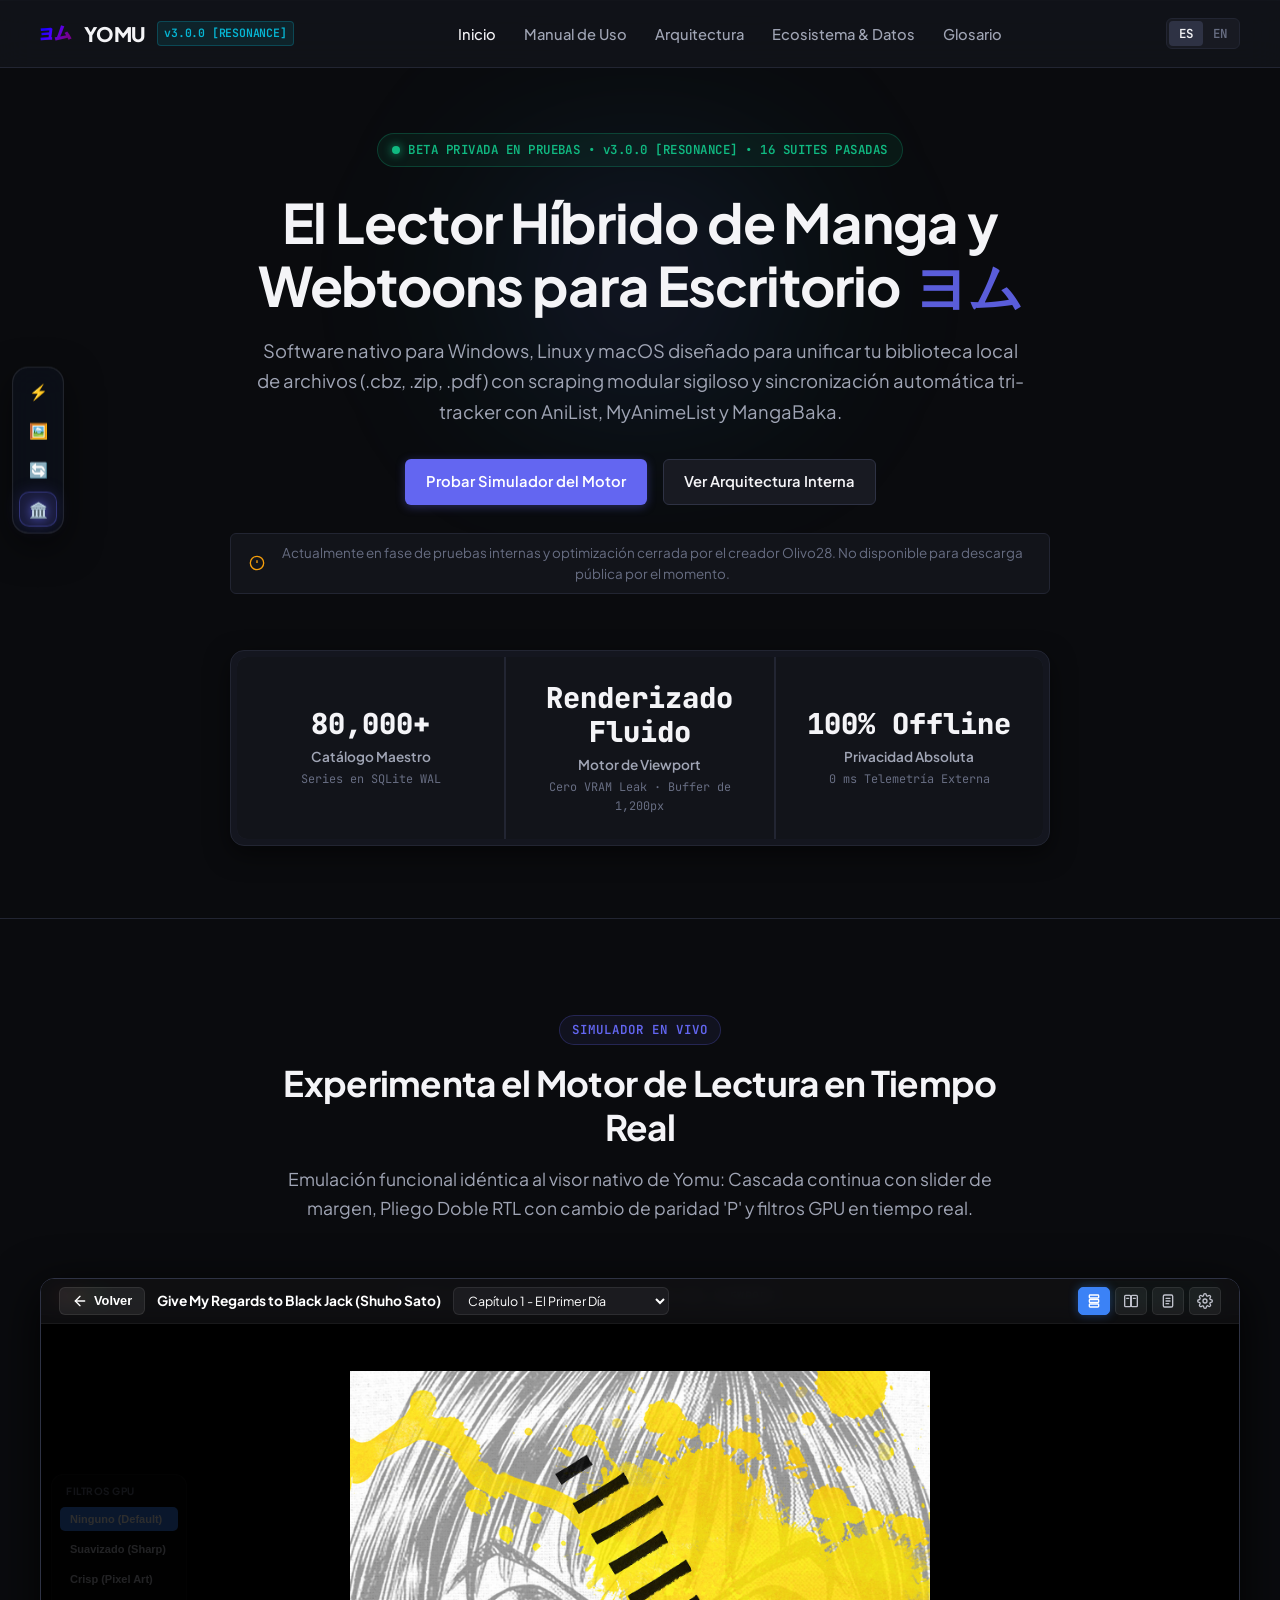
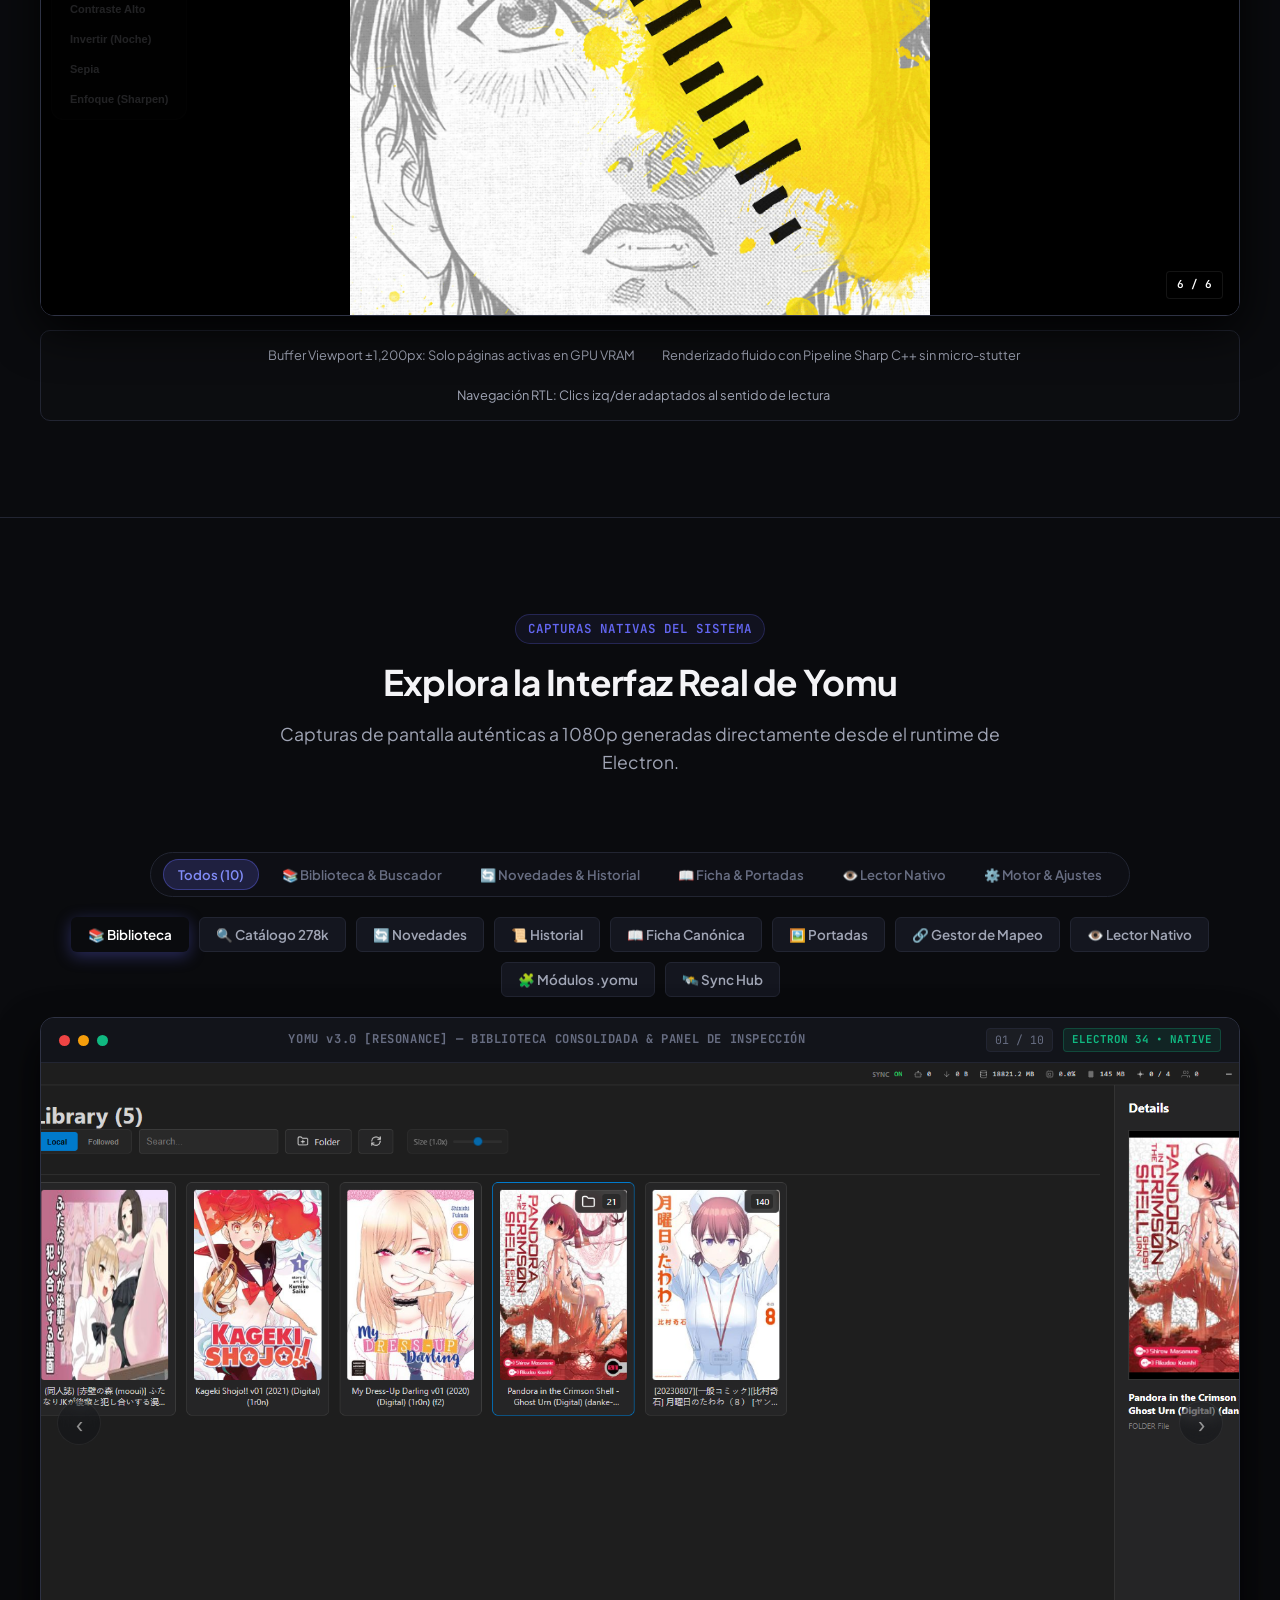
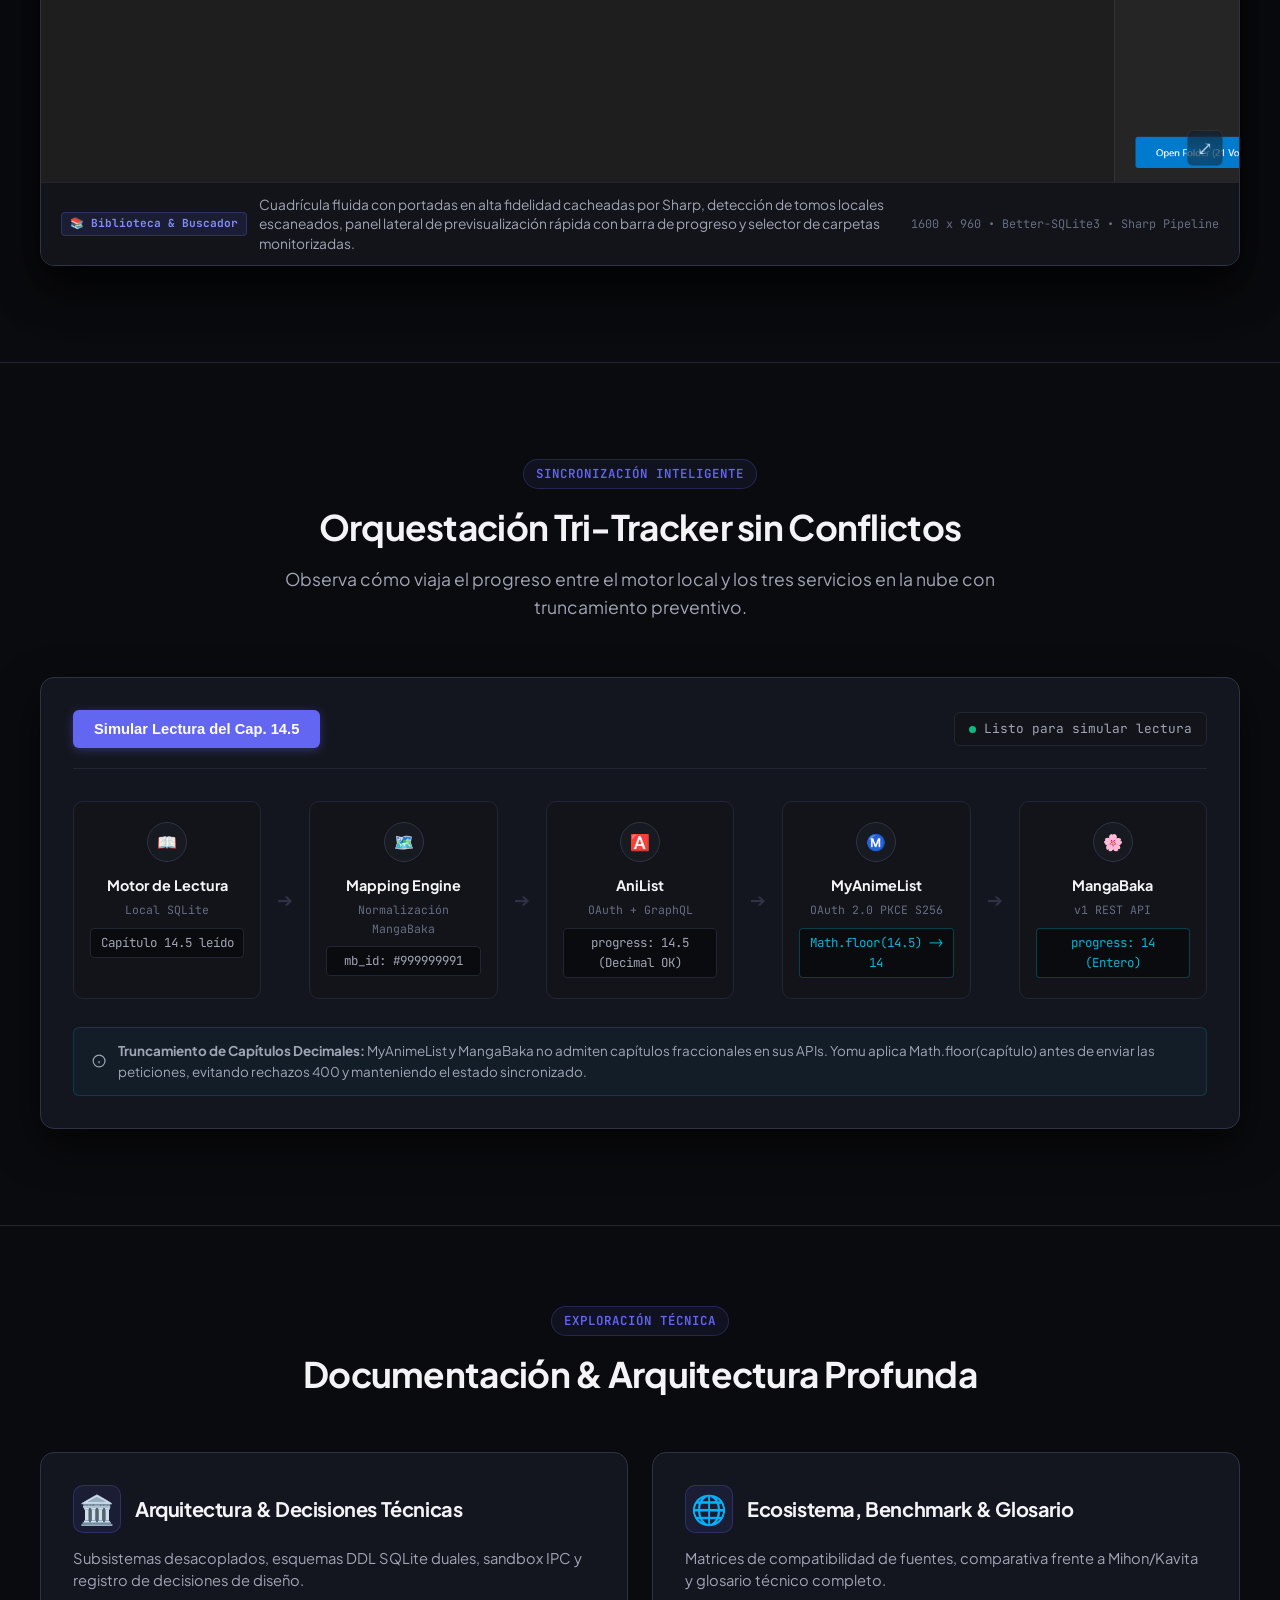
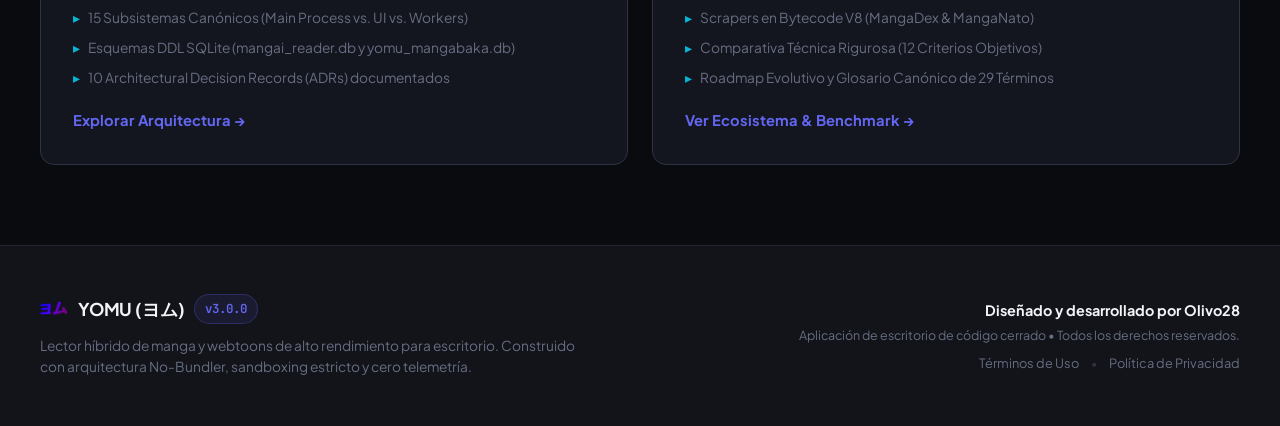
<file: index.html>
<!DOCTYPE html>
<html lang="es">
<head>
  <meta charset="UTF-8">
  <meta name="viewport" content="width=device-width, initial-scale=1.0">
  <title>YOMU (ヨム) — The Hybrid Manga & Webtoon Engine for Desktop</title>
  <meta name="description" content="Yomu es una aplicación de escritorio nativa para Windows, Linux y macOS que unifica tu biblioteca local de manga y webtoons (.cbz, .zip, .pdf) con scraping modular sigiloso y sincronización tri-tracker con AniList, MyAnimeList y MangaBaka.">
  <meta name="keywords" content="Yomu, manga reader, webtoon reader, desktop manga, cbz reader, anilist sync, myanimelist sync, mangabaka, tachiyomi alternative desktop">
  <meta name="author" content="Olivo28">

  <!-- Open Graph / Social Cards -->
  <meta property="og:type" content="website">
  <meta property="og:title" content="YOMU (ヨム) — Hybrid Desktop Manga Engine">
  <meta property="og:description" content="Closed Private Beta v3.0.0 [RESONANCE]. Zero telemetry, 100% offline-first, dual SQLite vault, and unified cloud tracking.">
  <meta property="og:image" content="./assets/logo.png">

  <!-- Favicon -->
  <link rel="icon" type="image/png" href="./assets/logo.png">

  <!-- Google Fonts: Plus Jakarta Sans & JetBrains Mono -->
  <link rel="preconnect" href="https://fonts.googleapis.com">
  <link rel="preconnect" href="https://fonts.gstatic.com" crossorigin>
  <link href="https://fonts.googleapis.com/css2?family=JetBrains+Mono:wght@400;600;700&family=Plus+Jakarta+Sans:wght@400;500;600;700;800&display=swap" rel="stylesheet">

  <!-- Modular CSS Stylesheets -->
  <link rel="stylesheet" href="./css/base.css">
  <link rel="stylesheet" href="./css/components/quick-nav.css">
  <link rel="stylesheet" href="./css/components/hero.css">
  <link rel="stylesheet" href="./css/components/reader-sim.css">
  <link rel="stylesheet" href="./css/components/gallery.css">
  <link rel="stylesheet" href="./css/components/sync-hub-sim.css">
  <link rel="stylesheet" href="./css/responsive.css">
</head>
<body>

  <!-- Top Sticky Navigation Bar -->
  <nav class="navbar">
    <div class="container nav-container">
      <a href="#" class="nav-brand">
        <img src="./assets/logo.png" alt="Yomu Logo" class="nav-logo">
        <span data-i18n="nav.brand">YOMU</span>
        <span class="nav-brand-tag">v3.0.0 [RESONANCE]</span>
      </a>

      <ul class="nav-links" id="nav-links">
        <li><a href="./index.html" class="nav-link active" data-i18n="nav.home">Inicio</a></li>
        <li><a href="./manual.html" class="nav-link" data-i18n="nav.manual">Manual de Uso</a></li>
        <li><a href="./architecture.html" class="nav-link" data-i18n="nav.architecture">Arquitectura</a></li>
        <li><a href="./ecosystem.html" class="nav-link" data-i18n="nav.ecosystem">Ecosistema & Datos</a></li>
        <li><a href="./glossary.html" class="nav-link" data-i18n="nav.glossary">Glosario</a></li>
      </ul>

      <div class="nav-actions">
        <div class="lang-switcher">
          <button class="lang-btn active" data-lang="es">ES</button>
          <button class="lang-btn" data-lang="en">EN</button>
        </div>
        <button class="mobile-nav-toggle" id="mobile-nav-toggle" aria-label="Toggle navigation">
          ☰
        </button>
      </div>
    </div>
  </nav>

  <!-- Floating Quick-Navigation Rail (Left Side Dock) -->
  <aside class="quick-nav-dock" aria-label="Quick navigation rail">
    <div class="quick-nav-header" data-i18n="quicknav.header">Secciones</div>
    <a href="#simulator" class="quick-nav-item active" data-nav-tooltip="Simulador">
      <span class="quick-nav-icon">⚡</span>
      <span class="quick-nav-label" data-i18n="quicknav.simulator">Simulador</span>
    </a>
    <a href="#gallery" class="quick-nav-item" data-nav-tooltip="Interfaz Real">
      <span class="quick-nav-icon">🖼️</span>
      <span class="quick-nav-label" data-i18n="quicknav.gallery">Interfaz Real</span>
    </a>
    <a href="#sync-hub" class="quick-nav-item" data-nav-tooltip="Sync Hub">
      <span class="quick-nav-icon">🔄</span>
      <span class="quick-nav-label" data-i18n="quicknav.syncHub">Sync Hub</span>
    </a>
    <a href="#portal" class="quick-nav-item" data-nav-tooltip="Exploración">
      <span class="quick-nav-icon">🏛️</span>
      <span class="quick-nav-label" data-i18n="quicknav.portal">Exploración</span>
    </a>
  </aside>

  <!-- Hero Section -->
  <header class="section hero-section">
    <div class="container hero-wrapper">
      <div class="hero-status-pill">
        <span class="hero-status-dot"></span>
        <span data-i18n="hero.badge">BETA PRIVADA EN PRUEBAS • v3.0.0 [RESONANCE] • 16 SUITES PASADAS</span>
      </div>

      <h1 class="hero-title">
        <span data-i18n="hero.title">El Lector Híbrido de Manga y Webtoons para Escritorio</span>
        <span class="kanji-accent">ヨム</span>
      </h1>

      <p class="hero-subtitle" data-i18n="hero.subtitle">
        Software nativo para Windows y Linux diseñado para unificar tu biblioteca local de archivos (.cbz, .zip, .pdf) con scraping modular sigiloso y sincronización automática tri-tracker con AniList, MyAnimeList y MangaBaka.
      </p>

      <div class="hero-actions">
        <a href="#simulator" class="btn btn-primary" data-i18n="hero.ctaSimulator">Probar Simulador del Motor</a>
        <a href="./architecture.html" class="btn btn-secondary" data-i18n="hero.ctaArchitecture">Ver Arquitectura Interna</a>
      </div>

      <div class="hero-notice">
        <svg width="16" height="16" viewBox="0 0 24 24" fill="none" stroke="currentColor" stroke-width="2">
          <circle cx="12" cy="12" r="10"/>
          <line x1="12" y1="8" x2="12" y2="12"/>
          <line x1="12" y1="16" x2="12.01" y2="16"/>
        </svg>
        <span data-i18n="hero.privateBetaNotice">Actualmente en fase de pruebas internas y optimización cerrada por el creador Olivo28. No disponible para descarga pública por el momento.</span>
      </div>

      <!-- Telemetry Metrics Bar -->
      <div class="telemetry-bar">
        <div class="telemetry-grid">
          <div class="telemetry-item">
            <div class="telemetry-val" data-i18n="telemetry.seriesVal">80,000+</div>
            <div class="telemetry-label" data-i18n="telemetry.series">Catálogo Maestro</div>
            <div class="telemetry-sub" data-i18n="telemetry.seriesSub">Series en SQLite WAL</div>
          </div>
          <div class="telemetry-item">
            <div class="telemetry-val" data-i18n="telemetry.bufferVal">Renderizado Fluido</div>
            <div class="telemetry-label" data-i18n="telemetry.buffer">Motor de Viewport</div>
            <div class="telemetry-sub" data-i18n="telemetry.bufferSub">Cero VRAM Leak · Buffer de 1,200px</div>
          </div>
          <div class="telemetry-item">
            <div class="telemetry-val" data-i18n="telemetry.privacyVal">100% Offline</div>
            <div class="telemetry-label" data-i18n="telemetry.privacy">Privacidad Absoluta</div>
            <div class="telemetry-sub" data-i18n="telemetry.privacySub">0 ms Telemetría Externa</div>
          </div>
        </div>
      </div>
    </div>
  </header>

  <!-- Section 1: Live Reader Simulator (Authentic Replica) -->
  <section class="section" id="simulator">
    <div class="container">
      <div class="section-header">
        <span class="section-tag" data-i18n="reader.tag">Simulador en Vivo</span>
        <h2 class="section-title" data-i18n="reader.title">Experimenta el Motor de Lectura en Tiempo Real</h2>
        <p class="section-subtitle" data-i18n="reader.subtitle">Emulación funcional idéntica al visor nativo de Yomu: Cascada continua con slider de margen, Pliego Doble RTL con cambio de paridad 'P' y filtros GPU en tiempo real.</p>
      </div>

      <div class="reader-sim-container">
        <!-- Titlebar -->
        <div class="reader-sim-header">
          <div class="reader-window-controls">
            <span class="reader-window-dot"></span>
            <span class="reader-window-dot"></span>
            <span class="reader-window-dot"></span>
          </div>
          <span class="reader-window-title" data-i18n="reader.windowTitle">MOTOR DE LECTURA YOMU — VISTA PREVIA DEL VIEWPORT</span>
          <span class="badge badge-emerald" data-i18n="reader.fluidBadge">Renderizado Fluido</span>
        </div>

        <!-- Authentic Top HUD -->
        <div class="reader-hud-top" id="reader-hud-top">
          <div class="reader-hud-left">
            <button class="reader-back-btn" id="reader-back-btn">
              <svg viewBox="0 0 24 24" width="16" height="16" fill="none" stroke="currentColor" stroke-width="2" stroke-linecap="round" stroke-linejoin="round"><path d="m12 19-7-7 7-7"/><path d="M19 12H5"/></svg>
              <span data-i18n="reader.backBtn">Volver</span>
            </button>
            <span class="reader-title" data-i18n="reader.seriesTitle">Give My Regards to Black Jack (Shuho Sato)</span>
            <select class="reader-chapter-select" id="reader-chapter-select">
              <option value="1" data-i18n="reader.chapter1">Capítulo 1 - El Primer Día</option>
              <option value="2" data-i18n="reader.chapter2">Capítulo 2 - Noche de Guardia</option>
              <option value="3" data-i18n="reader.chapter3">Capítulo 3 - Vocación Médica</option>
            </select>
          </div>

          <div class="reader-hud-right">
            <button class="reader-icon-btn btn-active" data-reader-mode="webtoon" title="Formato: Cascada" data-i18n-title="reader.hudWebtoon">
              <svg viewBox="0 0 24 24" width="16" height="16" fill="none" stroke="currentColor" stroke-width="2" stroke-linecap="round" stroke-linejoin="round"><rect x="5" y="3" width="14" height="4.5" rx="1.2"/><rect x="5" y="9.75" width="14" height="4.5" rx="1.2"/><rect x="5" y="16.5" width="14" height="4.5" rx="1.2"/></svg>
            </button>
            <button class="reader-icon-btn" data-reader-mode="double" title="Formato: Doble" data-i18n-title="reader.hudDouble">
              <svg viewBox="0 0 24 24" width="16" height="16" fill="none" stroke="currentColor" stroke-width="2" stroke-linecap="round" stroke-linejoin="round"><rect x="2.5" y="3.5" width="9" height="17" rx="1.5"/><rect x="12.5" y="3.5" width="9" height="17" rx="1.5"/><line x1="5.5" y1="8" x2="8.5" y2="8"/><line x1="15.5" y1="8" x2="18.5" y2="8"/></svg>
            </button>
            <button class="reader-icon-btn" data-reader-mode="single" title="Formato: Simple" data-i18n-title="reader.hudSingle">
              <svg viewBox="0 0 24 24" width="16" height="16" fill="none" stroke="currentColor" stroke-width="2" stroke-linecap="round" stroke-linejoin="round"><rect x="5" y="3" width="14" height="18" rx="2"/><line x1="9" y1="8" x2="15" y2="8"/><line x1="9" y1="12" x2="15" y2="12"/><line x1="9" y1="16" x2="13" y2="16"/></svg>
            </button>
            <button class="reader-icon-btn reader-parity-btn" id="reader-parity-btn" style="display:none;" title="Compensación de Paridad (P)" data-i18n-title="reader.parityBtn">P</button>
            <button class="reader-icon-btn" id="reader-hud-settings" title="Ajustes del Lector" data-i18n-title="reader.settingsBtn">
              <svg viewBox="0 0 24 24" width="16" height="16" fill="none" stroke="currentColor" stroke-width="2" stroke-linecap="round" stroke-linejoin="round"><circle cx="12" cy="12" r="3"/><path d="M19.4 15a1.65 1.65 0 0 0 .33 1.82l.06.06a2 2 0 0 1-2.83 2.83l-.06-.06a1.65 1.65 0 0 0-1.82-.33 1.65 1.65 0 0 0-1 1.51V21a2 2 0 0 1-4 0v-.09A1.65 1.65 0 0 0 9 19.4a1.65 1.65 0 0 0-1.82.33l-.06.06a2 2 0 0 1-2.83-2.83l.06-.06a1.65 1.65 0 0 0 .33-1.82 1.65 1.65 0 0 0-1.51-1H3a2 2 0 0 1 0-4h.09A1.65 1.65 0 0 0 4.6 9a1.65 1.65 0 0 0-.33-1.82l-.06-.06a2 2 0 0 1 2.83-2.83l.06.06a1.65 1.65 0 0 0 1.82.33H9a1.65 1.65 0 0 0 1-1.51V3a2 2 0 0 1 4 0v.09a1.65 1.65 0 0 0 1 1.51 1.65 1.65 0 0 0 1.82-.33l.06-.06a2 2 0 0 1 2.83 2.83l-.06.06a1.65 1.65 0 0 0-.33 1.82V9a1.65 1.65 0 0 0 1.51 1H21a2 2 0 0 1 0 4h-.09a1.65 1.65 0 0 0-1.51 1z"/></svg>
            </button>
          </div>
        </div>

        <!-- Floating Options Panel (Settings ⚙️) -->
        <div class="reader-options-panel" id="reader-options-panel">
          <div class="reader-options-header" data-i18n="reader.optionsHeader">Opciones del Lector</div>
          <div class="reader-slider-group">
            <div class="reader-slider-labels">
              <span data-i18n="reader.cascadeMargin">Margen de Cascada</span>
              <span id="val-reader-cascade-margin">0px</span>
            </div>
            <input type="range" class="reader-cascade-slider" id="reader-cascade-margin" min="0" max="50" value="0">
          </div>
        </div>

        <!-- Side Filter Menu (Translucent floating dock) -->
        <div class="reader-side-menu" id="reader-side-menu">
          <div class="side-menu-header" data-i18n="reader.filtersTitle">FILTROS GPU</div>
          <button class="side-menu-item active" data-action="filter-none" data-i18n="reader.filterNone">Ninguno (Default)</button>
          <button class="side-menu-item" data-action="filter-smooth" data-i18n="reader.filterSmooth">Suavizado (Sharp)</button>
          <button class="side-menu-item" data-action="filter-crisp" data-i18n="reader.filterCrisp">Crisp (Pixel Art)</button>
          <button class="side-menu-item" data-action="filter-contrast" data-i18n="reader.filterContrast">Contraste Alto</button>
          <button class="side-menu-item" data-action="filter-invert" data-i18n="reader.filterInvert">Invertir (Noche)</button>
          <button class="side-menu-item" data-action="filter-sepia" data-i18n="reader.filterSepia">Sepia</button>
          <button class="side-menu-item" data-action="filter-sharpen" data-i18n="reader.filterSharpen">Enfoque (Sharpen)</button>
        </div>

        <!-- Pitch-Black Workspace Viewport -->
        <div class="reader-sim-viewport" id="reader-sim-viewport">
          <div class="reader-workspace" id="reader-workspace">
            <!-- Populated with authentic sample pages by readerSimulator.js -->
          </div>
          <!-- Floating Page Indicator Pill -->
          <div class="reader-page-indicator" id="reader-page-indicator">1 / 6</div>
        </div>
      </div>

      <!-- Sleek External Telemetry Bar Below Simulator -->
      <div class="reader-telemetry-bar">
        <div class="reader-telemetry-item">
          <span class="chip-dot chip-dot-emerald"></span>
          <span data-i18n="reader.telemetryBuffer">Buffer Viewport ±1,200px: Solo páginas activas en GPU VRAM</span>
        </div>
        <div class="reader-telemetry-item">
          <span class="chip-dot chip-dot-cyan"></span>
          <span data-i18n="reader.telemetryFps">Renderizado fluido con Pipeline Sharp C++ sin micro-stutter</span>
        </div>
        <div class="reader-telemetry-item">
          <span class="chip-dot chip-dot-amber"></span>
          <span data-i18n="reader.telemetryRtl">Navegación RTL: Clics izq/der adaptados al sentido de lectura</span>
        </div>
      </div>
    </div>
  </section>

  <!-- Section: Real App Interface Gallery -->
  <section class="section" id="gallery">
    <div class="container gallery-container">
      <div class="section-header">
        <span class="section-tag" data-i18n="gallery.tag">Capturas Nativas del Sistema</span>
        <h2 class="section-title" data-i18n="gallery.title">Explora la Interfaz Real de Yomu</h2>
        <p class="section-subtitle" data-i18n="gallery.subtitle">Capturas de pantalla auténticas a 1080p generadas directamente desde el runtime de Electron.</p>
      </div>

      <!-- Category Filter Pills -->
      <div class="gallery-category-bar" id="gallery-categories">
        <!-- Populated by galleryViewer.js -->
      </div>

      <!-- Interactive Tab Selector -->
      <div class="gallery-tabs" id="gallery-tabs">
        <!-- Populated by galleryViewer.js -->
      </div>

      <!-- Desktop Window Mockup -->
      <div class="gallery-window">
        <div class="gallery-window-header">
          <div class="gallery-window-dots">
            <span class="gallery-dot close"></span>
            <span class="gallery-dot min"></span>
            <span class="gallery-dot max"></span>
          </div>
          <div class="gallery-window-title" id="gallery-window-title">YOMU v3.0 [RESONANCE]</div>
          <div class="gallery-window-meta">
            <span class="gallery-window-counter" id="gallery-counter">01 / 10</span>
            <span class="gallery-window-badge">ELECTRON 34 • NATIVE</span>
          </div>
        </div>
        <div class="gallery-viewport" id="gallery-viewport" tabindex="0">
          <button class="gallery-nav-btn gallery-nav-prev" id="gallery-prev" aria-label="Previous view">‹</button>
          <img id="gallery-active-img" class="gallery-img" src="./assets/screenshots/01-library.png" alt="Yomu Native Interface">
          <button class="gallery-nav-btn gallery-nav-next" id="gallery-next" aria-label="Next view">›</button>
          <button class="gallery-zoom-btn" id="gallery-zoom" title="Ver imagen en tamaño completo" aria-label="Zoom image">⤢</button>
        </div>
        <div class="gallery-caption-bar">
          <div class="gallery-caption-info">
            <span class="gallery-caption-category" id="gallery-caption-cat">BIBLIOTECA</span>
            <span class="gallery-caption-text" id="gallery-caption-text">Cargando detalles de la captura...</span>
          </div>
          <span class="gallery-caption-meta" id="gallery-caption-meta">1600 x 960 • Desktop Native</span>
        </div>
      </div>
    </div>
  </section>

  <!-- Section 2: Sync Hub Visualizer -->
  <section class="section" id="sync-hub">
    <div class="container">
      <div class="section-header">
        <span class="section-tag" data-i18n="sync.tag">Sincronización Inteligente</span>
        <h2 class="section-title" data-i18n="sync.title">Orquestación Tri-Tracker sin Conflictos</h2>
        <p class="section-subtitle" data-i18n="sync.subtitle">Observa cómo viaja el progreso entre el motor local y los tres servicios en la nube con truncamiento preventivo.</p>
      </div>

      <div class="sync-hub-card">
        <div class="sync-hub-top">
          <button class="btn btn-primary" id="sync-trigger-btn" data-i18n="sync.triggerBtn">Simular Lectura del Cap. 14.5</button>
          <div class="sync-status-badge" id="sync-status-badge">
            <span class="badge-dot" style="background:var(--status-emerald)"></span>
            <span id="sync-status-text" data-i18n="sync.statusIdle">Listo para simular lectura</span>
          </div>
        </div>

        <!-- Nodes Pipeline -->
        <div class="sync-pipeline">
          <div class="sync-node" id="node-local">
            <div class="sync-node-icon">📖</div>
            <div class="sync-node-title" data-i18n="sync.nodeLocal">Motor de Lectura</div>
            <div class="sync-node-protocol" data-i18n="sync.protoLocal">Local SQLite</div>
            <div class="sync-node-payload" data-i18n="sync.payloadLocal">Capítulo 14.5 leído</div>
          </div>

          <div class="sync-node-connector">➔</div>

          <div class="sync-node" id="node-mapping">
            <div class="sync-node-icon">🗺️</div>
            <div class="sync-node-title" data-i18n="sync.nodeMapping">Mapping Engine</div>
            <div class="sync-node-protocol" data-i18n="sync.protoMapping">Normalización MangaBaka</div>
            <div class="sync-node-payload" data-i18n="sync.payloadMapping">mb_id: #999999991</div>
          </div>

          <div class="sync-node-connector">➔</div>

          <div class="sync-node" id="node-anilist">
            <div class="sync-node-icon">🅰️</div>
            <div class="sync-node-title" data-i18n="sync.nodeAniList">AniList</div>
            <div class="sync-node-protocol" data-i18n="sync.protoAniList">OAuth + GraphQL</div>
            <div class="sync-node-payload" data-i18n="sync.payloadAniList">progress: 14.5 (Decimal OK)</div>
          </div>

          <div class="sync-node-connector">➔</div>

          <div class="sync-node highlight-truncation" id="node-mal">
            <div class="sync-node-icon">Ⓜ️</div>
            <div class="sync-node-title" data-i18n="sync.nodeMAL">MyAnimeList</div>
            <div class="sync-node-protocol" data-i18n="sync.protoMAL">OAuth 2.0 PKCE S256</div>
            <div class="sync-node-payload" data-i18n="sync.payloadMAL">Math.floor(14.5) -> 14</div>
          </div>

          <div class="sync-node-connector">➔</div>

          <div class="sync-node highlight-truncation" id="node-mb">
            <div class="sync-node-icon">🌸</div>
            <div class="sync-node-title" data-i18n="sync.nodeMB">MangaBaka</div>
            <div class="sync-node-protocol" data-i18n="sync.protoMB">v1 REST API</div>
            <div class="sync-node-payload" data-i18n="sync.payloadMB">progress: 14 (Entero)</div>
          </div>
        </div>

        <div class="sync-truncation-box">
          <svg width="20" height="20" viewBox="0 0 24 24" fill="none" stroke="currentColor" stroke-width="2">
            <circle cx="12" cy="12" r="10"/>
            <line x1="12" y1="16" x2="12" y2="12"/>
            <line x1="12" y1="8" x2="12.01" y2="8"/>
          </svg>
          <div>
            <strong data-i18n="sync.truncationTitle">Truncamiento Preventivo de Enteros (Invariante Arquitectónico):</strong>
            <span data-i18n="sync.truncationExplainer">MyAnimeList y MangaBaka no admiten capítulos decimales en sus contratos de actualización. Yomu aplica estrictamente Math.floor(ch) antes de despachar las peticiones de red, erradicando los errores 400 Bad Request y garantizando sincronización sin discrepancias falsas.</span>
          </div>
        </div>
      </div>
    </div>
  </section>

  <!-- Exploration Portal Bento Grid (Home to Subpages) -->
  <section class="section portal-section" id="portal">
    <div class="container">
      <div class="section-header">
        <span class="section-tag" data-i18n="portal.tag">Exploración Técnica</span>
        <h2 class="section-title" data-i18n="portal.title">Documentación & Arquitectura Profunda</h2>
      </div>

      <div class="portal-grid">
        <!-- Card 1: Architecture & ADRs -->
        <a href="./architecture.html" class="portal-card" style="text-decoration:none;">
          <div>
            <div class="portal-card-header">
              <div class="portal-card-icon">🏛️</div>
              <h3 class="portal-card-title" data-i18n="portal.archTitle">Arquitectura & Decisiones Técnicas</h3>
            </div>
            <p class="portal-card-desc" style="margin-top:14px; margin-bottom:16px;" data-i18n="portal.archDesc">
              15 subsistemas desacoplados, esquemas DDL duales SQLite, sandbox IPC y 10 registros de decisiones formales.
            </p>
            <ul class="portal-card-bullets">
              <li class="portal-card-bullet" data-i18n="portal.archBullet1">15 Subsistemas Canónicos (Main Process vs. UI vs. Workers)</li>
              <li class="portal-card-bullet" data-i18n="portal.archBullet2">Esquemas DDL SQLite (mangai_reader.db y yomu_mangabaka.db)</li>
              <li class="portal-card-bullet" data-i18n="portal.archBullet3">10 Architectural Decision Records (ADRs) documentados</li>
            </ul>
          </div>
          <span class="portal-card-cta" data-i18n="portal.archBtn">Explorar Arquitectura →</span>
        </a>

        <!-- Card 2: Ecosystem, Benchmark & Roadmap -->
        <a href="./ecosystem.html" class="portal-card" style="text-decoration:none;">
          <div>
            <div class="portal-card-header">
              <div class="portal-card-icon">🌐</div>
              <h3 class="portal-card-title" data-i18n="portal.ecoTitle">Ecosistema, Benchmark & Glosario</h3>
            </div>
            <p class="portal-card-desc" style="margin-top:14px; margin-bottom:16px;" data-i18n="portal.ecoDesc">
              Matrices de scrapers en bytecode V8, comparativa objetiva de 12 criterios contra Mihon/Kavita y glosario de 29 términos.
            </p>
            <ul class="portal-card-bullets">
              <li class="portal-card-bullet" data-i18n="portal.ecoBullet1">Scrapers en Bytecode V8 (MangaDex & MangaNato)</li>
              <li class="portal-card-bullet" data-i18n="portal.ecoBullet2">Comparativa Técnica Rigurosa (12 Criterios Objetivos)</li>
              <li class="portal-card-bullet" data-i18n="portal.ecoBullet3">Roadmap Evolutivo y Glosario Canónico de 29 Términos</li>
            </ul>
          </div>
          <span class="portal-card-cta" data-i18n="portal.ecoBtn">Ver Ecosistema & Benchmark →</span>
        </a>
      </div>
    </div>
  </section>

  <!-- Footer -->
  <footer class="section" style="padding:48px 0; border-top:1px solid var(--border-subtle); background:var(--bg-secondary);">
    <div class="container">
      <div style="display:flex; align-items:center; justify-content:space-between; flex-wrap:wrap; gap:24px;">
        <div style="max-width:540px;">
          <div style="display:flex; align-items:center; gap:10px; margin-bottom:12px;">
            <img src="./assets/logo.png" alt="Yomu Logo" style="width:28px; height:28px; border-radius:4px;">
            <strong style="font-size:1.1rem; letter-spacing:-0.01em;">YOMU (ヨム)</strong>
            <span class="badge badge-indigo">v3.0.0</span>
          </div>
          <p style="font-size:0.86rem; color:var(--text-muted); line-height:1.5;" data-i18n="footer.desc">
            Lector híbrido de manga y webtoons de alto rendimiento para escritorio. Construido con arquitectura No-Bundler, sandboxing estricto y cero telemetría.
          </p>
        </div>

        <div style="text-align:right;">
          <div style="font-weight:700; font-size:0.9rem; color:var(--text-primary); margin-bottom:4px;" data-i18n="footer.creator">
            Diseñado y desarrollado por Olivo28
          </div>
          <div style="font-size:0.78rem; color:var(--text-muted);" data-i18n="footer.license">
            Aplicación de escritorio de código cerrado • Todos los derechos reservados.
          </div>
          <div class="footer-links">
            <button class="footer-link" data-open-legal="terms" data-i18n="footer.terms">Términos de Uso</button>
            <span class="footer-sep">•</span>
            <button class="footer-link" data-open-legal="privacy" data-i18n="footer.privacy">Política de Privacidad</button>
          </div>
        </div>
      </div>
    </div>
  </footer>

  <!-- Accessible Legal Modal (Terms & Privacy) -->
  <div class="legal-modal-overlay" id="legal-modal" role="dialog" aria-modal="true" aria-labelledby="legal-tab-terms">
    <div class="legal-modal-content">
      <div class="legal-modal-header">
        <div class="legal-tabs" role="tablist">
          <button class="legal-tab-btn active" id="legal-tab-terms" data-tab="terms" role="tab" aria-selected="true" data-i18n="legal.tabTerms">Términos de Uso</button>
          <button class="legal-tab-btn" id="legal-tab-privacy" data-tab="privacy" role="tab" aria-selected="false" data-i18n="legal.tabPrivacy">Política de Privacidad</button>
        </div>
        <button class="legal-close-btn" id="legal-close-btn" aria-label="Cerrar modal">&times;</button>
      </div>
      <div class="legal-modal-body">
        <div class="legal-pane active" data-pane="terms" role="tabpanel" aria-labelledby="legal-tab-terms">
          <h3 data-i18n="legal.titleTerms">Términos de Uso</h3>
          <p data-i18n="legal.termsP1">Yomu es un lector de manga y cómics de escritorio para uso personal, privado y sin ánimo de lucro.</p>
          <p data-i18n="legal.termsP2">La aplicación funciona como un visor de archivos locales (.cbz, .zip, .pdf) y cliente de lectura. Los usuarios son los únicos responsables del contenido que cargan o visualizan a través de la aplicación o mediante extensiones modulares.</p>
          <p data-i18n="legal.termsP3">Yomu no aloja, distribuye ni posee derechos sobre los contenidos escaneados de terceros. Las marcas comerciales, personajes y títulos mencionados pertenecen a sus respectivos autores y editoriales.</p>
          <p data-i18n="legal.termsP4">El software se entrega 'tal cual' en versión beta, sin garantías explícitas ni implícitas de disponibilidad ininterrumpida de servicios de terceros (como trackers o servidores externos).</p>
        </div>
        <div class="legal-pane" data-pane="privacy" role="tabpanel" aria-labelledby="legal-tab-privacy">
          <h3 data-i18n="legal.titlePrivacy">Política de Privacidad</h3>
          <p data-i18n="legal.privacyP1">En Yomu tu privacidad es absoluta. La aplicación funciona con una arquitectura 100% offline-first y no recopila, almacena ni transmite ningún dato de telemetría a servidores propios o de terceros.</p>
          <p data-i18n="legal.privacyP2">Toda tu biblioteca, historial de lectura, marcadores y configuraciones se almacenan exclusivamente de forma local en tu equipo dentro de bases de datos SQLite cifradas en tu directorio de usuario.</p>
          <p data-i18n="legal.privacyP3">Al conectar tus cuentas de AniList o MyAnimeList, los tokens OAuth se guardan en tu almacenamiento local y únicamente se comunican de forma directa y cifrada (HTTPS) con las APIs oficiales de dichos servicios para registrar tu progreso.</p>
          <p data-i18n="legal.privacyP4">No existen cookies de rastreo, anuncios publicitarios ni analíticas ocultas. Eres el único dueño de tu información de lectura.</p>
        </div>
      </div>
    </div>
  </div>

  <!-- Modular Scripts: Strict Loading Sequence -->
  <!-- 1. Data Layer -->
  <script src="./js/data/i18n-locales.js"></script>
  <script src="./js/data/architecture-data.js"></script>
  <script src="./js/data/capabilities-data.js"></script>
  <script src="./js/data/benchmark-data.js"></script>
  <script src="./js/data/roadmap-data.js"></script>
  <script src="./js/data/glossary-data.js"></script>

  <!-- 2. Modular Behavior Controllers -->
  <script src="./js/modules/i18n.js"></script>
  <script src="./js/modules/readerSimulator.js"></script>
  <script src="./js/modules/galleryViewer.js"></script>
  <script src="./js/modules/syncHubSimulator.js"></script>
  <script src="./js/modules/architectureViewer.js"></script>
  <script src="./js/modules/capabilitiesViewer.js"></script>
  <script src="./js/modules/benchmarkViewer.js"></script>
  <script src="./js/modules/roadmapViewer.js"></script>
  <script src="./js/modules/glossaryViewer.js"></script>
  <script src="./js/modules/legalModal.js"></script>

  <!-- 3. Main App Orchestrator -->
  <script src="./js/app.js"></script>
</body>
</html>
</file>
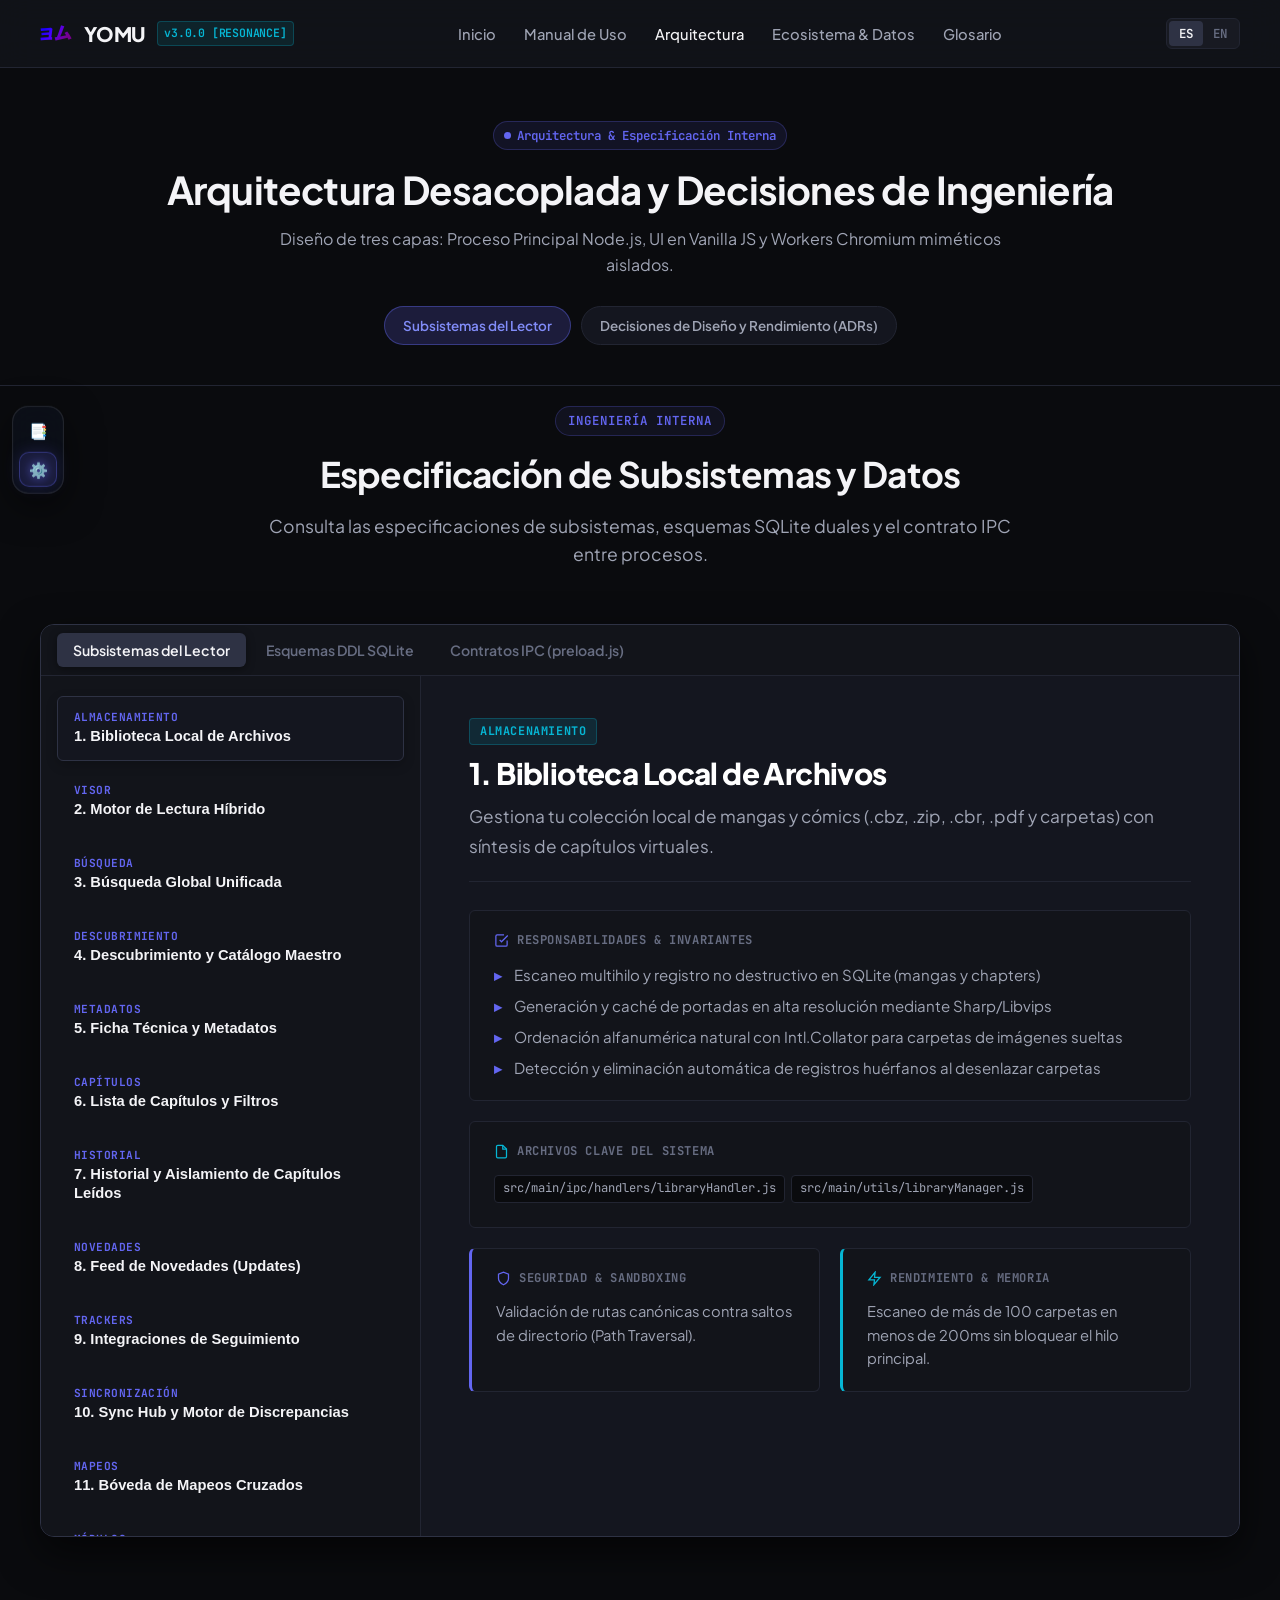
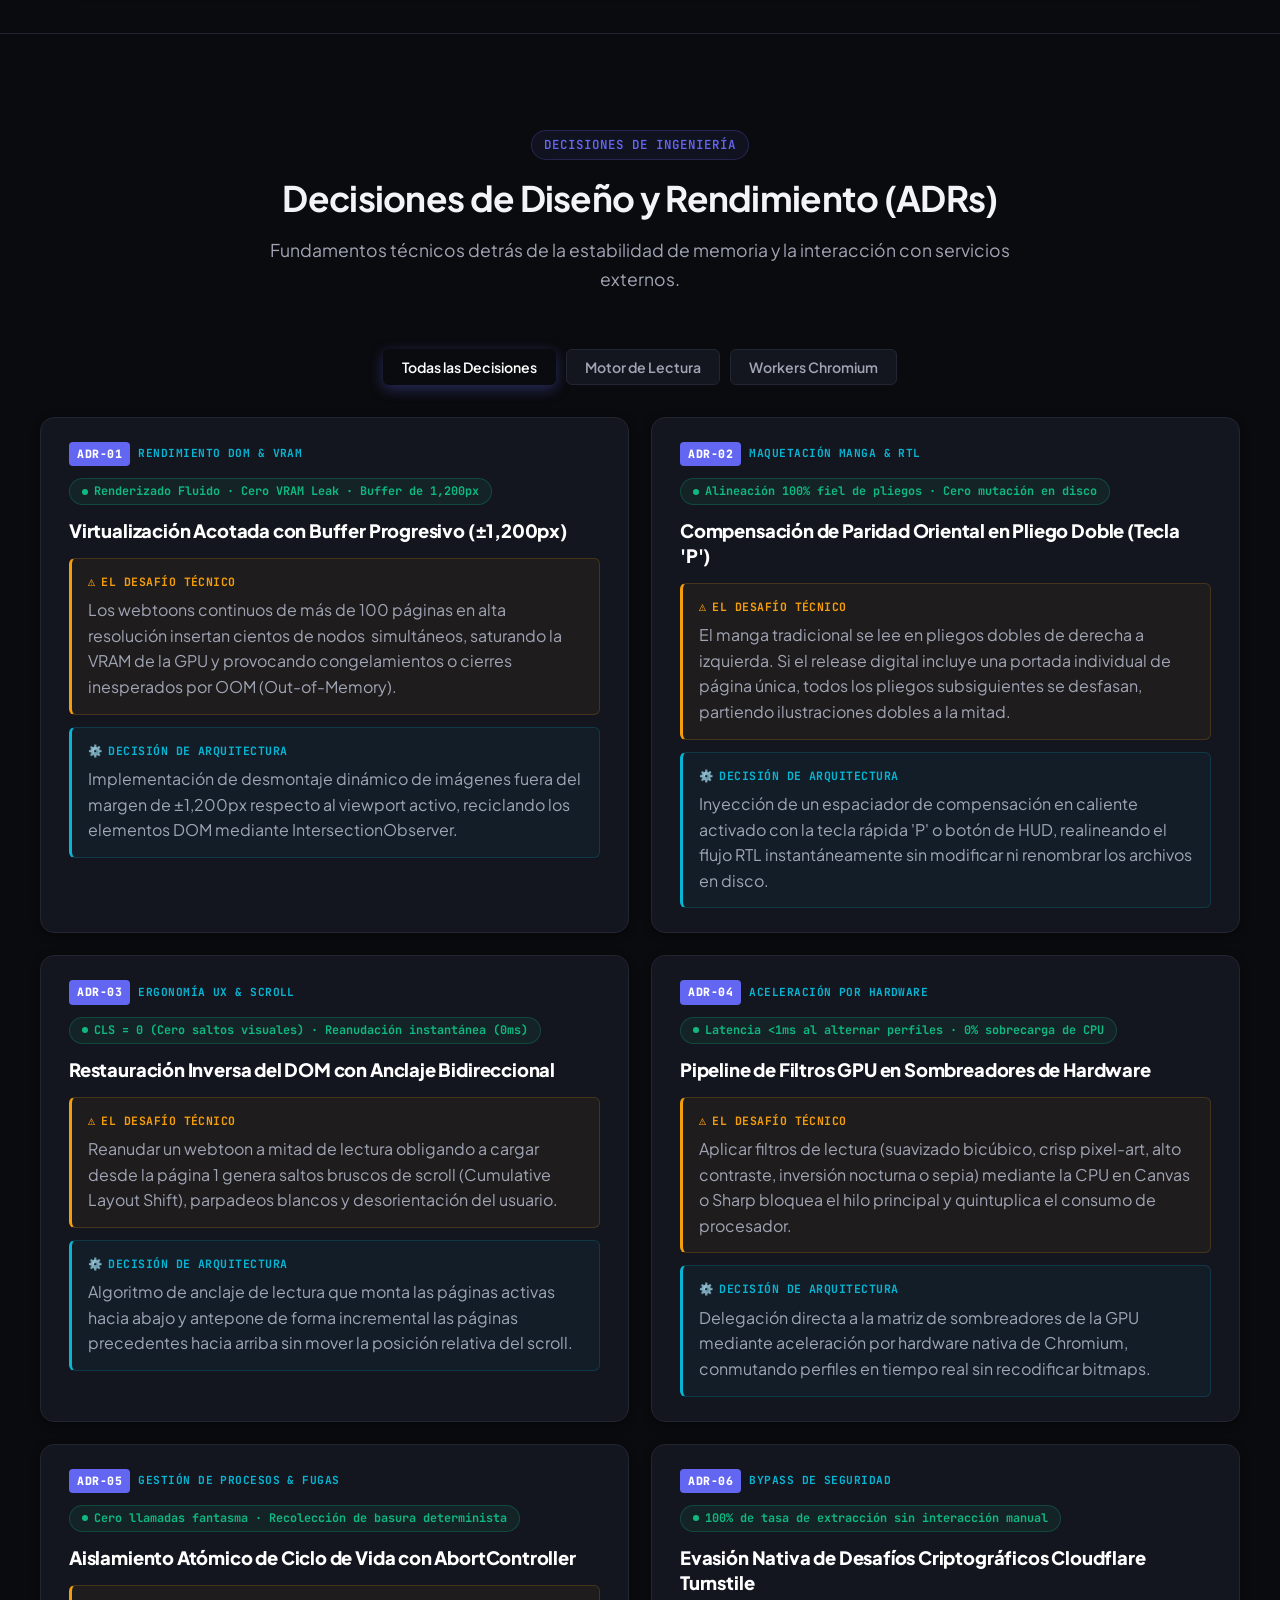
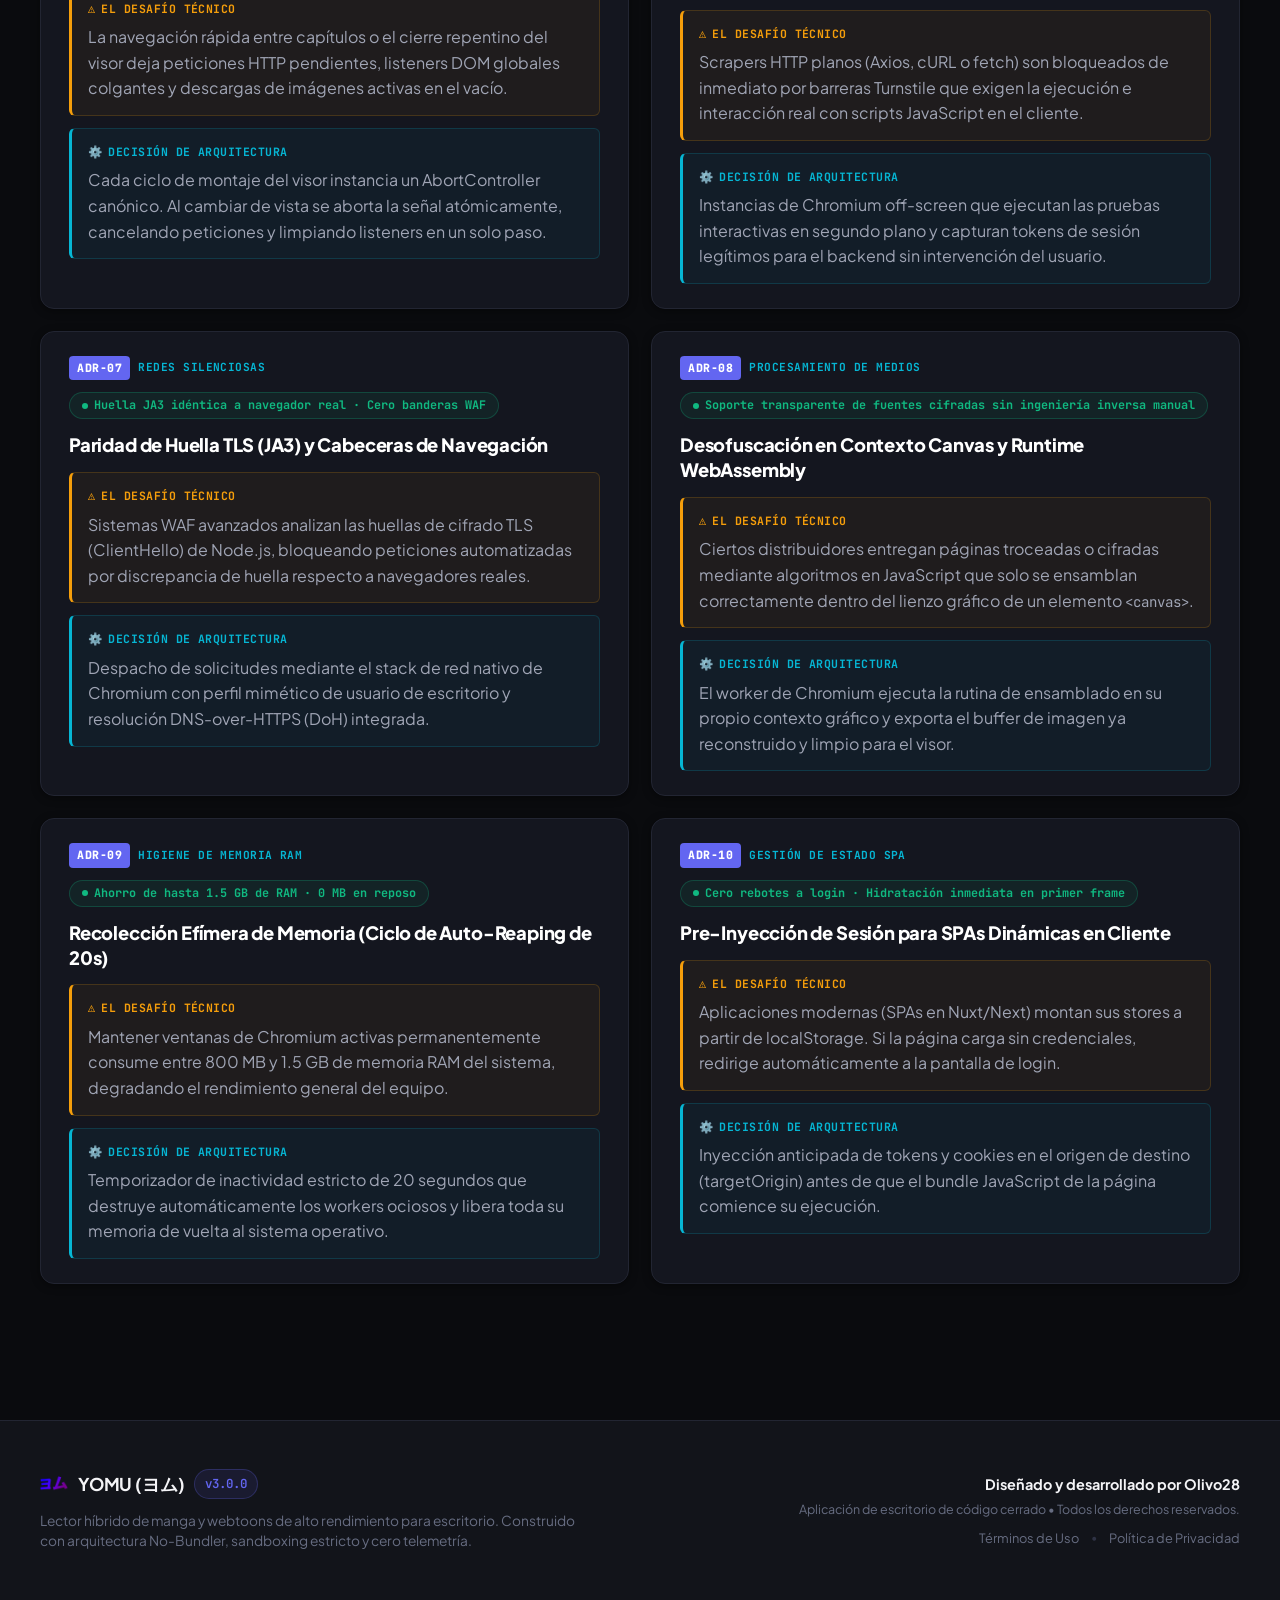
<file: architecture.html>
<!DOCTYPE html>
<html lang="es">
<head>
  <meta charset="UTF-8">
  <meta name="viewport" content="width=device-width, initial-scale=1.0">
  <title>YOMU (ヨム) — Architecture & Engineering Specifications</title>
  <meta name="description" content="Especificación técnica de la arquitectura de Yomu: subsistemas desacoplados, esquemas SQLite duales, contratos IPC y registro de decisiones de diseño.">
  <meta name="keywords" content="Yomu architecture, electron architecture, sqlite wal, sharp image pipeline, adr software architecture, v8 bytecode scraping">
  <meta name="author" content="Olivo28">

  <!-- Open Graph / Social Cards -->
  <meta property="og:type" content="website">
  <meta property="og:title" content="YOMU (ヨム) — Architecture & Engineering Specifications">
  <meta property="og:description" content="Decoupled three-tier architecture: Node.js Main Process, Vanilla JS UI, and mimetic Chromium workers.">
  <meta property="og:image" content="./assets/logo.png">

  <!-- Favicon -->
  <link rel="icon" type="image/png" href="./assets/logo.png">

  <!-- Google Fonts: Plus Jakarta Sans & JetBrains Mono -->
  <link rel="preconnect" href="https://fonts.googleapis.com">
  <link rel="preconnect" href="https://fonts.gstatic.com" crossorigin>
  <link href="https://fonts.googleapis.com/css2?family=JetBrains+Mono:wght@400;600;700&family=Plus+Jakarta+Sans:wght@400;500;600;700;800&display=swap" rel="stylesheet">

  <!-- Modular CSS Stylesheets -->
  <link rel="stylesheet" href="./css/base.css">
  <link rel="stylesheet" href="./css/components/quick-nav.css">
  <link rel="stylesheet" href="./css/components/architecture-cards.css">
  <link rel="stylesheet" href="./css/components/capabilities-matrix.css">
  <link rel="stylesheet" href="./css/responsive.css">
</head>
<body>

  <!-- Top Sticky Navigation Bar -->
  <nav class="navbar">
    <div class="container nav-container">
      <a href="./index.html" class="nav-brand">
        <img src="./assets/logo.png" alt="Yomu Logo" class="nav-logo">
        <span data-i18n="nav.brand">YOMU</span>
        <span class="nav-brand-tag">v3.0.0 [RESONANCE]</span>
      </a>

      <ul class="nav-links" id="nav-links">
        <li><a href="./index.html" class="nav-link" data-i18n="nav.home">Inicio</a></li>
        <li><a href="./manual.html" class="nav-link" data-i18n="nav.manual">Manual de Uso</a></li>
        <li><a href="./architecture.html" class="nav-link active" data-i18n="nav.architecture">Arquitectura</a></li>
        <li><a href="./ecosystem.html" class="nav-link" data-i18n="nav.ecosystem">Ecosistema & Datos</a></li>
        <li><a href="./glossary.html" class="nav-link" data-i18n="nav.glossary">Glosario</a></li>
      </ul>

      <div class="nav-actions">
        <div class="lang-switcher">
          <button class="lang-btn active" data-lang="es">ES</button>
          <button class="lang-btn" data-lang="en">EN</button>
        </div>
        <button class="mobile-nav-toggle" id="mobile-nav-toggle" aria-label="Toggle navigation">
          ☰
        </button>
      </div>
    </div>
  </nav>

  <!-- Floating Quick-Navigation Rail (Left Side Dock) -->
  <aside class="quick-nav-dock" aria-label="Quick navigation rail">
    <div class="quick-nav-header" data-i18n="quicknav.header">Secciones</div>
    <a href="#subsystems" class="quick-nav-item active" data-nav-tooltip="15 Subsistemas">
      <span class="quick-nav-icon">📑</span>
      <span class="quick-nav-label" data-i18n="quicknav.subsystems">15 Subsistemas</span>
    </a>
    <a href="#whys" class="quick-nav-item" data-nav-tooltip="10 ADRs">
      <span class="quick-nav-icon">⚙️</span>
      <span class="quick-nav-label" data-i18n="quicknav.adrs">10 ADRs</span>
    </a>
  </aside>

  <!-- Sub-Page Hero Header -->
  <header class="subpage-hero">
    <div class="container">
      <div class="badge badge-indigo">
        <span class="badge-dot"></span>
        <span data-i18n="arch.pageTag">Arquitectura & Especificación Interna</span>
      </div>

      <h1 class="hero-title" style="font-size:2.4rem; margin-top:16px; margin-bottom:12px;" data-i18n="arch.pageTitle">
        Arquitectura Desacoplada y Decisiones de Ingeniería
      </h1>

      <p class="hero-subtitle" style="max-width:760px; margin:0 auto;" data-i18n="arch.pageSubtitle">
        Diseño de tres capas: Proceso Principal Node.js, UI en Vanilla JS y Workers Chromium miméticos aislados.
      </p>

      <div class="subpage-nav-bar">
        <a href="#subsystems" class="subpage-nav-pill active">
          <span data-i18n="arch.tabSubsystems">Subsistemas del Lector</span>
        </a>
        <a href="#whys" class="subpage-nav-pill">
          <span data-i18n="whys.title">Decisiones de Diseño</span>
        </a>
      </div>
    </div>
  </header>

  <!-- Section 1: Architecture Explorer -->
  <section class="section" id="subsystems" style="padding-top:20px;">
    <div class="container">
      <div class="section-header">
        <span class="section-tag" data-i18n="arch.tag">Ingeniería Interna</span>
        <h2 class="section-title" data-i18n="arch.title">Especificación de Subsistemas y Datos</h2>
        <p class="section-subtitle" data-i18n="arch.subtitle">Consulta las especificaciones técnicas de los subsistemas, esquemas SQLite duales y el contrato IPC entre procesos.</p>
      </div>

      <div class="arch-explorer-container">
        <!-- Tabs -->
        <div class="arch-tabs">
          <button class="arch-tab-btn active" data-arch-tab="subsystems" data-i18n="arch.tabSubsystems">Subsistemas del Lector</button>
          <button class="arch-tab-btn" data-arch-tab="database" data-i18n="arch.tabDatabase">Esquemas DDL SQLite</button>
          <button class="arch-tab-btn" data-arch-tab="ipc" data-i18n="arch.tabIpc">Contratos IPC (preload.js)</button>
        </div>

        <!-- Subsystems Pane -->
        <div class="arch-grid" id="arch-subsystems-pane">
          <div class="arch-sidebar" id="arch-subsystem-nav">
            <!-- Populated by architectureViewer.js -->
          </div>
          <div class="arch-detail-pane" id="arch-detail-content">
            <!-- Populated by architectureViewer.js -->
          </div>
        </div>

        <!-- Database DDL Pane -->
        <div class="ddl-pane" id="arch-database-pane" style="display:none;">
          <!-- Populated by architectureViewer.js -->
        </div>

        <!-- IPC Pane -->
        <div class="ipc-pane" id="arch-ipc-pane" style="display:none;">
          <!-- Populated by architectureViewer.js -->
        </div>
      </div>
    </div>
  </section>

  <!-- Section 2: Engineering Decisions -->
  <section class="section" id="whys">
    <div class="container">
      <div class="section-header">
        <span class="section-tag" data-i18n="whys.tag">Decisiones de Ingeniería</span>
        <h2 class="section-title" data-i18n="whys.title">Decisiones de Diseño y Rendimiento (ADRs)</h2>
        <p class="section-subtitle" data-i18n="whys.subtitle">Fundamentos técnicos detrás de la estabilidad de memoria y la interacción con servicios externos.</p>
      </div>

      <!-- ADR Filter Bar -->
      <div class="adr-filter-bar">
        <button class="adr-filter-btn active" data-adr-filter="all" data-i18n="whys.filterAll">Todas las Decisiones</button>
        <button class="adr-filter-btn" data-adr-filter="reader" data-i18n="whys.filterReader">Motor de Lectura</button>
        <button class="adr-filter-btn" data-adr-filter="worker" data-i18n="whys.filterWorkers">Workers Chromium</button>
      </div>

      <!-- The 10 ADR Cards Grid -->
      <div class="adr-grid" id="adr-grid">
        <!-- Populated by capabilitiesViewer.js -->
      </div>
    </div>
  </section>

  <!-- Shared Footer -->
  <footer class="section" style="padding:48px 0; border-top:1px solid var(--border-subtle); background:var(--bg-secondary);">
    <div class="container">
      <div style="display:flex; align-items:center; justify-content:space-between; flex-wrap:wrap; gap:24px;">
        <div style="max-width:540px;">
          <div style="display:flex; align-items:center; gap:10px; margin-bottom:12px;">
            <img src="./assets/logo.png" alt="Yomu Logo" style="width:28px; height:28px; border-radius:4px;">
            <strong style="font-size:1.1rem; letter-spacing:-0.01em;">YOMU (ヨム)</strong>
            <span class="badge badge-indigo">v3.0.0</span>
          </div>
          <p style="font-size:0.86rem; color:var(--text-muted); line-height:1.5;" data-i18n="footer.desc">
            Lector híbrido de manga y webtoons de alto rendimiento para escritorio. Construido con arquitectura No-Bundler, sandboxing estricto y cero telemetría.
          </p>
        </div>

        <div style="text-align:right;">
          <div style="font-weight:700; font-size:0.9rem; color:var(--text-primary); margin-bottom:4px;" data-i18n="footer.creator">
            Diseñado y desarrollado por Olivo28
          </div>
          <div style="font-size:0.78rem; color:var(--text-muted);" data-i18n="footer.license">
            Aplicación de escritorio de código cerrado • Todos los derechos reservados.
          </div>
          <div class="footer-links">
            <button class="footer-link" data-open-legal="terms" data-i18n="footer.terms">Términos de Uso</button>
            <span class="footer-sep">•</span>
            <button class="footer-link" data-open-legal="privacy" data-i18n="footer.privacy">Política de Privacidad</button>
          </div>
        </div>
      </div>
    </div>
  </footer>

  <!-- Accessible Legal Modal (Terms & Privacy) -->
  <div class="legal-modal-overlay" id="legal-modal" role="dialog" aria-modal="true" aria-labelledby="legal-tab-terms">
    <div class="legal-modal-content">
      <div class="legal-modal-header">
        <div class="legal-tabs" role="tablist">
          <button class="legal-tab-btn active" id="legal-tab-terms" data-tab="terms" role="tab" aria-selected="true" data-i18n="legal.tabTerms">Términos de Uso</button>
          <button class="legal-tab-btn" id="legal-tab-privacy" data-tab="privacy" role="tab" aria-selected="false" data-i18n="legal.tabPrivacy">Política de Privacidad</button>
        </div>
        <button class="legal-close-btn" id="legal-close-btn" aria-label="Cerrar modal">&times;</button>
      </div>
      <div class="legal-modal-body">
        <div class="legal-pane active" data-pane="terms" role="tabpanel" aria-labelledby="legal-tab-terms">
          <h3 data-i18n="legal.titleTerms">Términos de Uso</h3>
          <p data-i18n="legal.termsP1">Yomu es un lector de manga y cómics de escritorio para uso personal, privado y sin ánimo de lucro.</p>
          <p data-i18n="legal.termsP2">La aplicación funciona como un visor de archivos locales (.cbz, .zip, .pdf) y cliente de lectura. Los usuarios son los únicos responsables del contenido que cargan o visualizan a través de la aplicación o mediante extensiones modulares.</p>
          <p data-i18n="legal.termsP3">Yomu no aloja, distribuye ni posee derechos sobre los contenidos escaneados de terceros. Las marcas comerciales, personajes y títulos mencionados pertenecen a sus respectivos autores y editoriales.</p>
          <p data-i18n="legal.termsP4">El software se entrega 'tal cual' en versión beta, sin garantías explícitas ni implícitas de disponibilidad ininterrumpida de servicios de terceros (como trackers o servidores externos).</p>
        </div>
        <div class="legal-pane" data-pane="privacy" role="tabpanel" aria-labelledby="legal-tab-privacy">
          <h3 data-i18n="legal.titlePrivacy">Política de Privacidad</h3>
          <p data-i18n="legal.privacyP1">En Yomu tu privacidad es absoluta. La aplicación funciona con una arquitectura 100% offline-first y no recopila, almacena ni transmite ningún dato de telemetría a servidores propios o de terceros.</p>
          <p data-i18n="legal.privacyP2">Toda tu biblioteca, historial de lectura, marcadores y configuraciones se almacenan exclusivamente de forma local en tu equipo dentro de bases de datos SQLite cifradas en tu directorio de usuario.</p>
          <p data-i18n="legal.privacyP3">Al conectar tus cuentas de AniList o MyAnimeList, los tokens OAuth se guardan en tu almacenamiento local y únicamente se comunican de forma directa y cifrada (HTTPS) con las APIs oficiales de dichos servicios para registrar tu progreso.</p>
          <p data-i18n="legal.privacyP4">No existen cookies de rastreo, anuncios publicitarios ni analíticas ocultas. Eres el único dueño de tu información de lectura.</p>
        </div>
      </div>
    </div>
  </div>

  <!-- Modular Scripts: Strict Loading Sequence -->
  <!-- 1. Data Layer -->
  <script src="./js/data/i18n-locales.js"></script>
  <script src="./js/data/architecture-data.js"></script>
  <script src="./js/data/capabilities-data.js"></script>
  <script src="./js/data/benchmark-data.js"></script>
  <script src="./js/data/roadmap-data.js"></script>
  <script src="./js/data/glossary-data.js"></script>

  <!-- 2. Modular Behavior Controllers -->
  <script src="./js/modules/i18n.js"></script>
  <script src="./js/modules/readerSimulator.js"></script>
  <script src="./js/modules/galleryViewer.js"></script>
  <script src="./js/modules/syncHubSimulator.js"></script>
  <script src="./js/modules/architectureViewer.js"></script>
  <script src="./js/modules/capabilitiesViewer.js"></script>
  <script src="./js/modules/benchmarkViewer.js"></script>
  <script src="./js/modules/roadmapViewer.js"></script>
  <script src="./js/modules/glossaryViewer.js"></script>
  <script src="./js/modules/legalModal.js"></script>

  <!-- 3. Main App Orchestrator -->
  <script src="./js/app.js"></script>
</body>
</html>
</file>
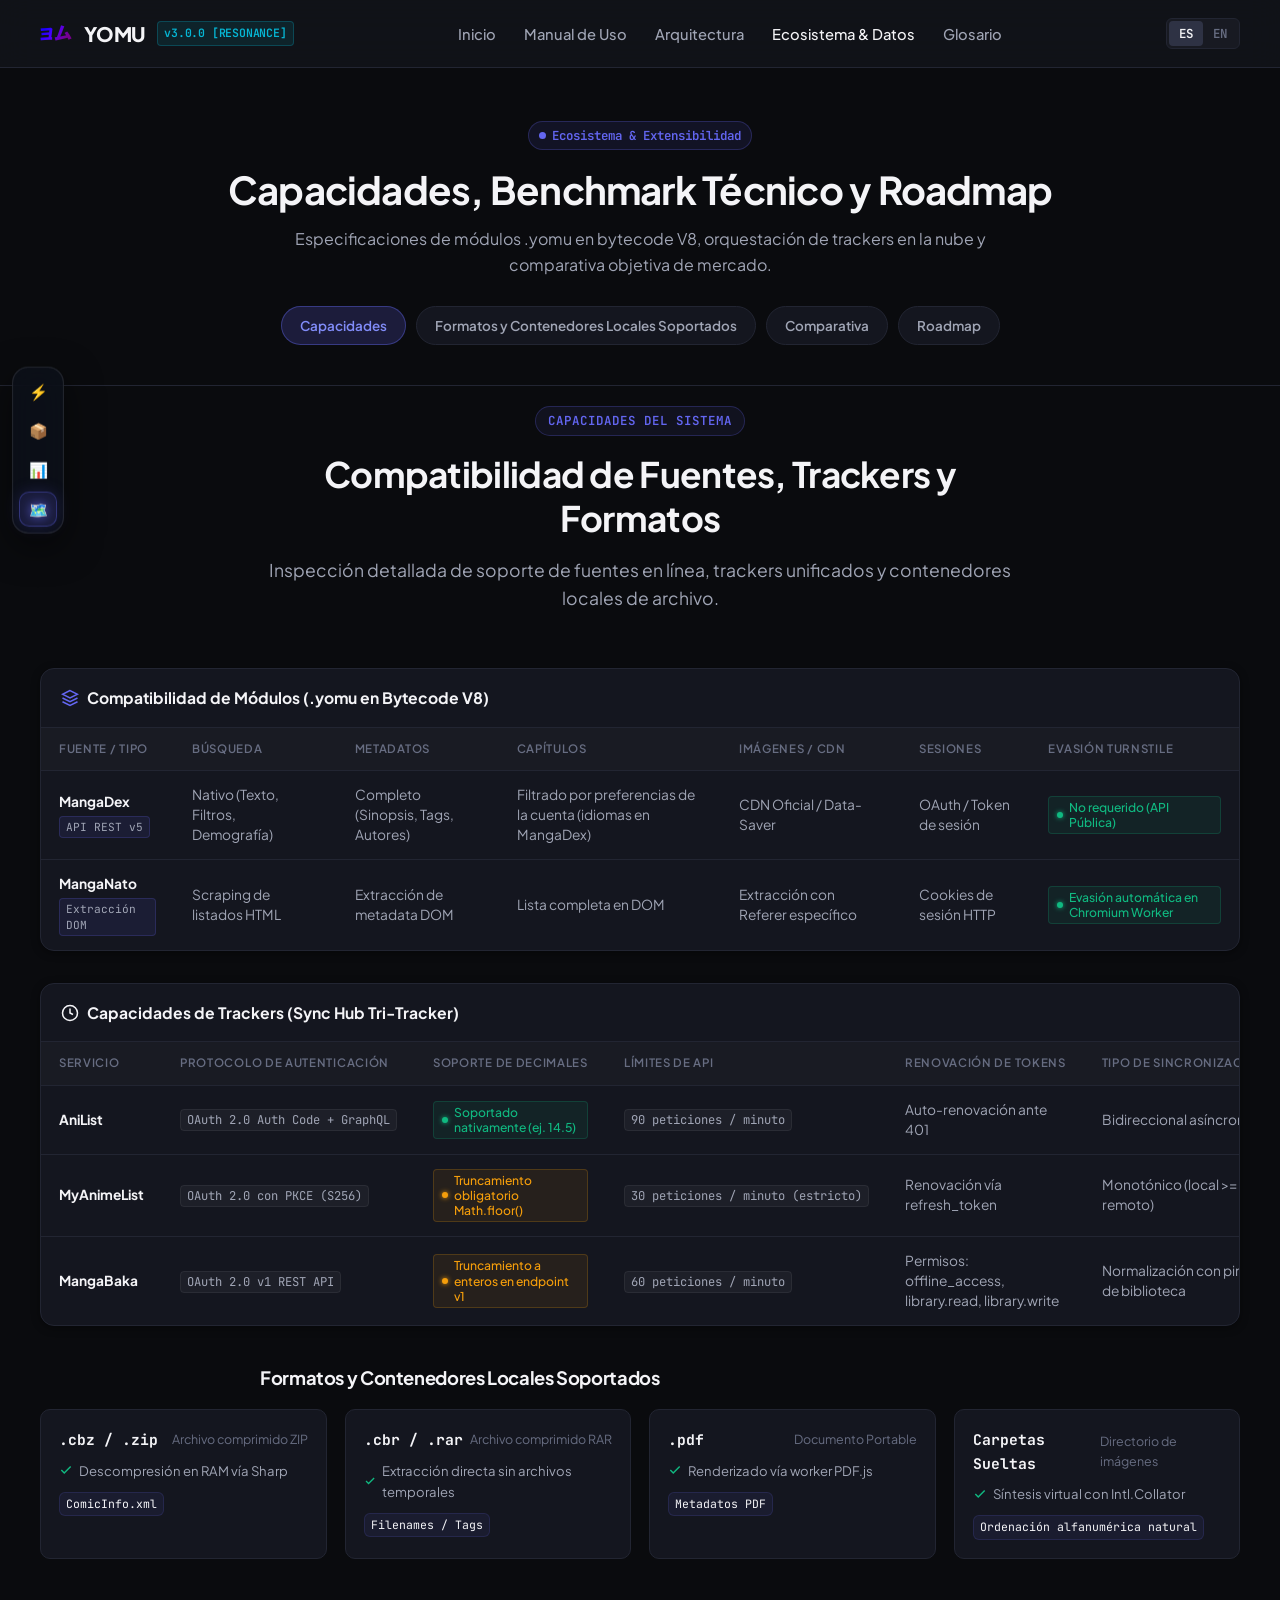
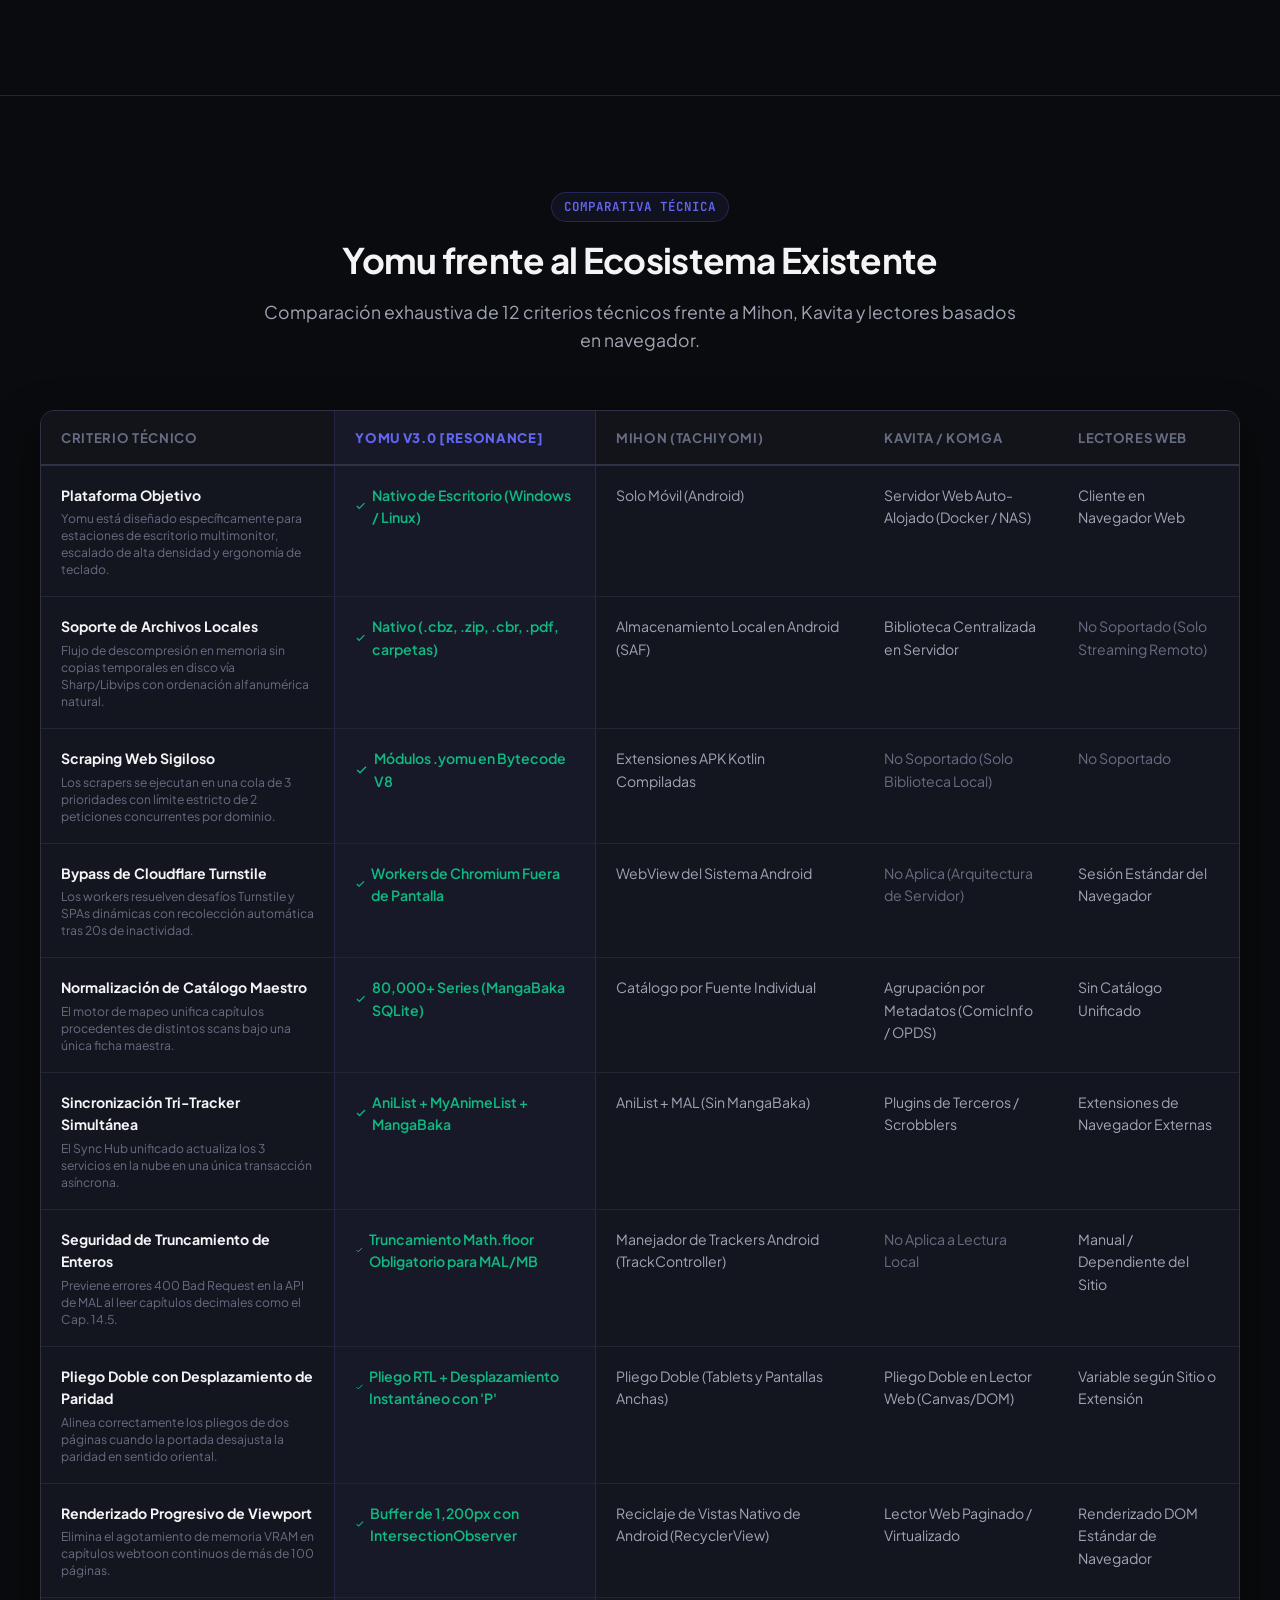
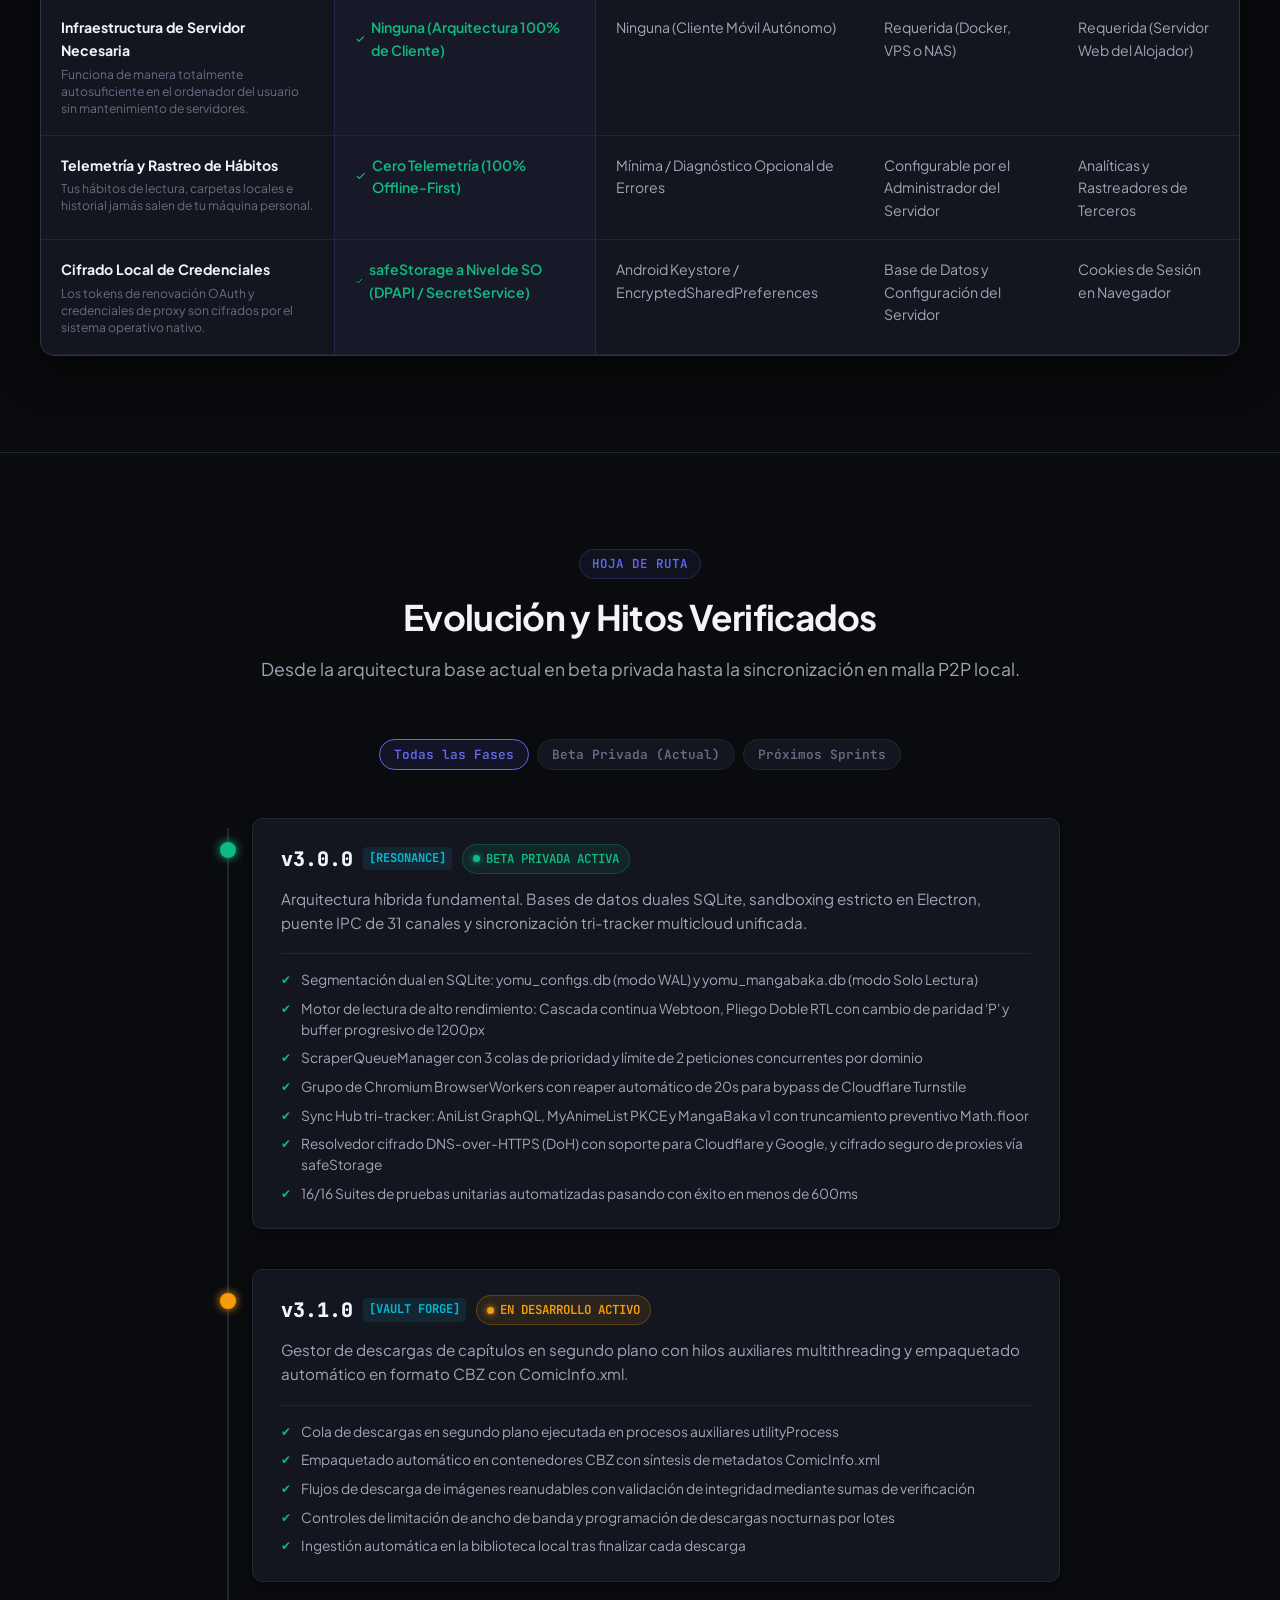
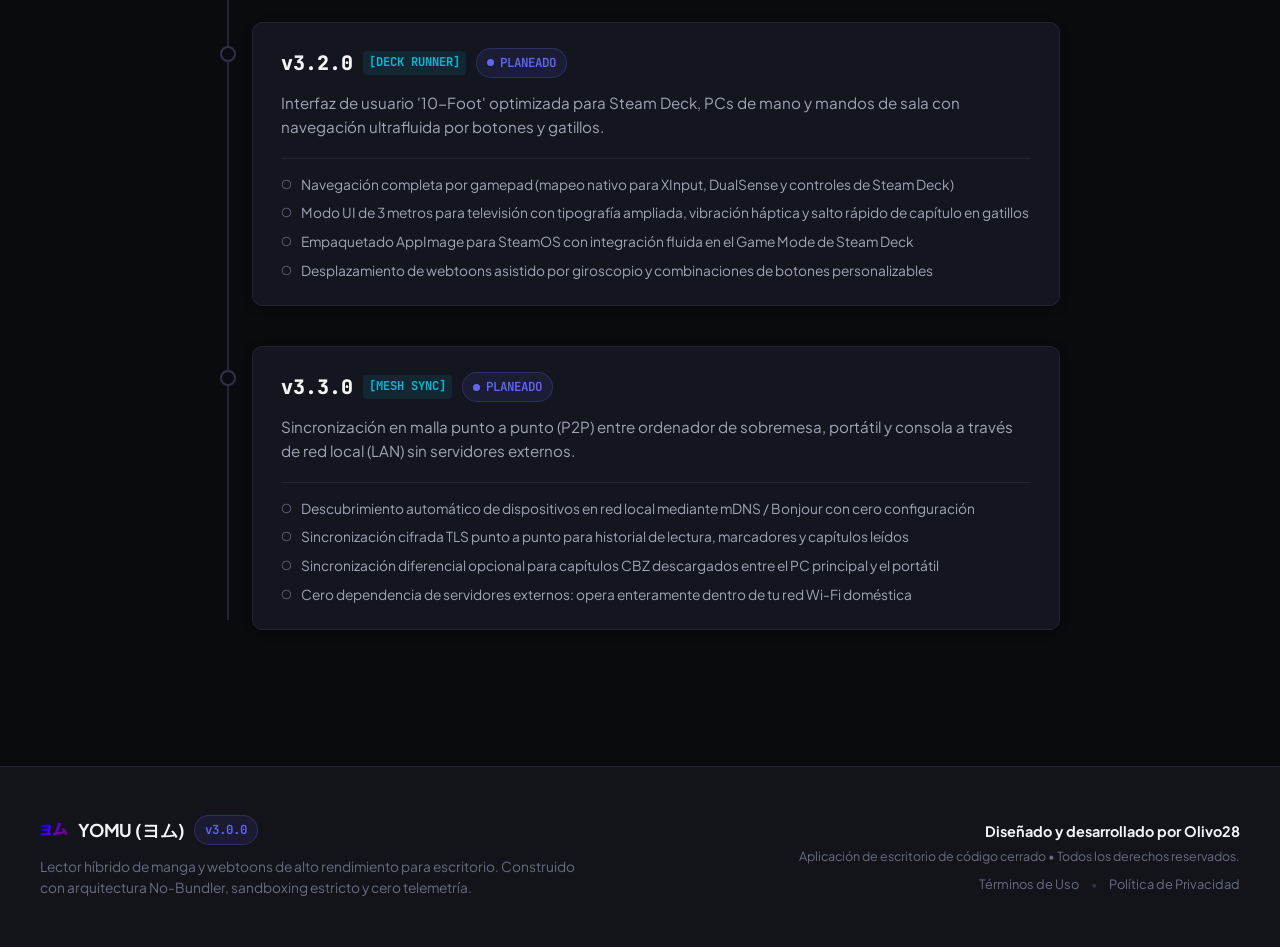
<file: ecosystem.html>
<!DOCTYPE html>
<html lang="es">
<head>
  <meta charset="UTF-8">
  <meta name="viewport" content="width=device-width, initial-scale=1.0">
  <title>YOMU (ヨム) — Ecosystem, Capabilities, Benchmark & Roadmap</title>
  <meta name="description" content="Especificaciones de módulos .yomu en bytecode V8, orquestación de trackers en la nube, soporte de contenedores (.cbz, .zip, .pdf), benchmark objetivo y roadmap evolutivo.">
  <meta name="keywords" content="Yomu ecosystem, manga scrapers v8 bytecode, anilist mal sync, comic formats cbz, manga reader benchmark, desktop reader roadmap">
  <meta name="author" content="Olivo28">

  <!-- Open Graph / Social Cards -->
  <meta property="og:type" content="website">
  <meta property="og:title" content="YOMU (ヨム) — Ecosystem, Capabilities, Benchmark & Roadmap">
  <meta property="og:description" content="V8 bytecode scraper specs, cloud tracker orchestration, objective 12-criteria benchmark, and development roadmap.">
  <meta property="og:image" content="./assets/logo.png">

  <!-- Favicon -->
  <link rel="icon" type="image/png" href="./assets/logo.png">

  <!-- Google Fonts: Plus Jakarta Sans & JetBrains Mono -->
  <link rel="preconnect" href="https://fonts.googleapis.com">
  <link rel="preconnect" href="https://fonts.gstatic.com" crossorigin>
  <link href="https://fonts.googleapis.com/css2?family=JetBrains+Mono:wght@400;600;700&family=Plus+Jakarta+Sans:wght@400;500;600;700;800&display=swap" rel="stylesheet">

  <!-- Modular CSS Stylesheets -->
  <link rel="stylesheet" href="./css/base.css">
  <link rel="stylesheet" href="./css/components/quick-nav.css">
  <link rel="stylesheet" href="./css/components/capabilities-matrix.css">
  <link rel="stylesheet" href="./css/components/benchmark-table.css">
  <link rel="stylesheet" href="./css/components/roadmap.css">
  <link rel="stylesheet" href="./css/responsive.css">
</head>
<body>

  <!-- Top Sticky Navigation Bar -->
  <nav class="navbar">
    <div class="container nav-container">
      <a href="./index.html" class="nav-brand">
        <img src="./assets/logo.png" alt="Yomu Logo" class="nav-logo">
        <span data-i18n="nav.brand">YOMU</span>
        <span class="nav-brand-tag">v3.0.0 [RESONANCE]</span>
      </a>

      <ul class="nav-links" id="nav-links">
        <li><a href="./index.html" class="nav-link" data-i18n="nav.home">Inicio</a></li>
        <li><a href="./manual.html" class="nav-link" data-i18n="nav.manual">Manual de Uso</a></li>
        <li><a href="./architecture.html" class="nav-link" data-i18n="nav.architecture">Arquitectura</a></li>
        <li><a href="./ecosystem.html" class="nav-link active" data-i18n="nav.ecosystem">Ecosistema & Datos</a></li>
        <li><a href="./glossary.html" class="nav-link" data-i18n="nav.glossary">Glosario</a></li>
      </ul>

      <div class="nav-actions">
        <div class="lang-switcher">
          <button class="lang-btn active" data-lang="es">ES</button>
          <button class="lang-btn" data-lang="en">EN</button>
        </div>
        <button class="mobile-nav-toggle" id="mobile-nav-toggle" aria-label="Toggle navigation">
          ☰
        </button>
      </div>
    </div>
  </nav>

  <!-- Floating Quick-Navigation Rail (Left Side Dock) -->
  <aside class="quick-nav-dock" aria-label="Quick navigation rail">
    <div class="quick-nav-header" data-i18n="quicknav.header">Secciones</div>
    <a href="#capabilities" class="quick-nav-item active" data-nav-tooltip="Capacidades">
      <span class="quick-nav-icon">⚡</span>
      <span class="quick-nav-label" data-i18n="quicknav.capabilities">Capacidades</span>
    </a>
    <a href="#containers" class="quick-nav-item" data-nav-tooltip="Formatos">
      <span class="quick-nav-icon">📦</span>
      <span class="quick-nav-label" data-i18n="quicknav.containers">Formatos</span>
    </a>
    <a href="#benchmark" class="quick-nav-item" data-nav-tooltip="Benchmark">
      <span class="quick-nav-icon">📊</span>
      <span class="quick-nav-label" data-i18n="quicknav.benchmark">Benchmark</span>
    </a>
    <a href="#roadmap" class="quick-nav-item" data-nav-tooltip="Roadmap">
      <span class="quick-nav-icon">🗺️</span>
      <span class="quick-nav-label" data-i18n="quicknav.roadmap">Roadmap</span>
    </a>
  </aside>

  <!-- Sub-Page Hero Header -->
  <header class="subpage-hero">
    <div class="container">
      <div class="badge badge-indigo">
        <span class="badge-dot"></span>
        <span data-i18n="eco.pageTag">Ecosistema & Extensibilidad</span>
      </div>

      <h1 class="hero-title" style="font-size:2.4rem; margin-top:16px; margin-bottom:12px;" data-i18n="eco.pageTitle">
        Capacidades, Benchmark Técnico y Roadmap
      </h1>

      <p class="hero-subtitle" style="max-width:760px; margin:0 auto;" data-i18n="eco.pageSubtitle">
        Especificaciones de módulos .yomu en bytecode V8, orquestación de trackers en la nube y comparativa objetiva de mercado.
      </p>

      <div class="subpage-nav-bar">
        <a href="#capabilities" class="subpage-nav-pill active">
          <span data-i18n="nav.capabilities">Matrices de Capacidades</span>
        </a>
        <a href="#containers" class="subpage-nav-pill">
          <span data-i18n="cap.containersTitle">Contenedores Locales</span>
        </a>
        <a href="#benchmark" class="subpage-nav-pill">
          <span data-i18n="nav.benchmark">Benchmark Técnico</span>
        </a>
        <a href="#roadmap" class="subpage-nav-pill">
          <span data-i18n="nav.roadmap">Roadmap Evolutivo</span>
        </a>
      </div>
    </div>
  </header>

  <!-- Section 1: Capabilities Matrices (Scrapers, Trackers & Containers) -->
  <section class="section" id="capabilities" style="padding-top:20px;">
    <div class="container">
      <div class="section-header">
        <span class="section-tag" data-i18n="cap.tag">Capacidades del Sistema</span>
        <h2 class="section-title" data-i18n="cap.title">Matrices Técnicas de Scrapers, Trackers y Formatos</h2>
        <p class="section-subtitle" data-i18n="cap.subtitle">Inspección detallada de compatibilidad de fuentes en línea, trackers unificados y contenedores locales de archivo.</p>
      </div>

      <!-- Scraper Capability Matrix -->
      <div class="matrix-card">
        <div class="matrix-header">
          <div class="matrix-title">
            <svg width="18" height="18" viewBox="0 0 24 24" fill="none" stroke="currentColor" stroke-width="2" style="color:var(--accent-primary)">
              <polygon points="12 2 2 7 12 12 22 7 12 2"/>
              <polyline points="2 17 12 22 22 17"/>
              <polyline points="2 12 12 17 22 12"/>
            </svg>
            <span data-i18n="cap.scraperTitle">Matriz de Capacidades de Scrapers (.yomu en Bytecode V8)</span>
          </div>
        </div>
        <div class="matrix-table-wrapper">
          <table class="matrix-table">
            <thead>
              <tr>
                <th data-i18n="cap.colSource">Fuente / Tipo</th>
                <th data-i18n="cap.colSearch">Búsqueda</th>
                <th data-i18n="cap.colDetails">Metadatos</th>
                <th data-i18n="cap.colChapters">Capítulos</th>
                <th data-i18n="cap.colPages">Imágenes / CDN</th>
                <th data-i18n="cap.colSessions">Sesiones</th>
                <th data-i18n="cap.colTurnstile">Bypass Turnstile</th>
              </tr>
            </thead>
            <tbody id="scrapers-tbody">
              <!-- Populated by capabilitiesViewer.js -->
            </tbody>
          </table>
        </div>
      </div>

      <!-- Tracker Capability Matrix -->
      <div class="matrix-card">
        <div class="matrix-header">
          <div class="matrix-title">
            <svg width="18" height="18" viewBox="0 0 24 24" fill="none" stroke="currentColor" stroke-width="2" style="color:var(--accent-secondary)">
              <circle cx="12" cy="12" r="10"/>
              <polyline points="12 6 12 12 16 14"/>
            </svg>
            <span data-i18n="cap.trackerTitle">Matriz de Capacidades de Trackers (Sync Hub Tri-Tracker)</span>
          </div>
        </div>
        <div class="matrix-table-wrapper">
          <table class="matrix-table">
            <thead>
              <tr>
                <th data-i18n="cap.colTracker">Servicio</th>
                <th data-i18n="cap.colAuth">Protocolo de Autenticación</th>
                <th data-i18n="cap.colDecimal">Soporte de Decimales</th>
                <th data-i18n="cap.colLimits">Límites de API</th>
                <th data-i18n="cap.colToken">Renovación de Tokens</th>
                <th data-i18n="cap.colSync">Tipo de Sincronización</th>
              </tr>
            </thead>
            <tbody id="trackers-tbody">
              <!-- Populated by capabilitiesViewer.js -->
            </tbody>
          </table>
        </div>
      </div>

      <!-- Local Containers Grid -->
      <div id="containers">
        <div class="section-header" style="margin-top:40px; margin-bottom:20px; text-align:left;">
          <h3 style="font-size:1.15rem; color:var(--text-primary);" data-i18n="cap.containersTitle">Contenedores y Formatos de Archivo Local Soportados</h3>
        </div>
        <div class="containers-grid" id="containers-grid">
          <!-- Populated by capabilitiesViewer.js -->
        </div>
      </div>
    </div>
  </section>

  <!-- Section 2: Competitive Benchmark Matrix -->
  <section class="section" id="benchmark">
    <div class="container">
      <div class="section-header">
        <span class="section-tag" data-i18n="bench.tag">Comparativa Técnica</span>
        <h2 class="section-title" data-i18n="bench.title">Yomu frente al Ecosistema Existente</h2>
        <p class="section-subtitle" data-i18n="bench.subtitle">Comparación exhaustiva de 12 criterios técnicos frente a Mihon, Kavita y lectores basados en navegador.</p>
      </div>

      <div class="benchmark-card">
        <div class="benchmark-table-wrapper">
          <table class="benchmark-table">
            <thead>
              <tr>
                <th data-i18n="bench.colCriterion">Criterio Técnico</th>
                <th class="col-yomu" data-i18n="bench.colYomu">Yomu v3.0 [RESONANCE]</th>
                <th data-i18n="bench.colMihon">Mihon (Tachiyomi)</th>
                <th data-i18n="bench.colKavita">Kavita / Komga</th>
                <th data-i18n="bench.colWeb">Lectores Web</th>
              </tr>
            </thead>
            <tbody id="benchmark-tbody">
              <!-- Populated by benchmarkViewer.js -->
            </tbody>
          </table>
        </div>
      </div>
    </div>
  </section>

  <!-- Section 3: Roadmap -->
  <section class="section" id="roadmap">
    <div class="container">
      <div class="section-header">
        <span class="section-tag" data-i18n="road.tag">Hoja de Ruta</span>
        <h2 class="section-title" data-i18n="road.title">Evolución y Hitos Verificados</h2>
        <p class="section-subtitle" data-i18n="road.subtitle">Desde la arquitectura base actual en beta privada hasta la sincronización en malla P2P local.</p>
      </div>

      <div class="roadmap-filter-bar">
        <button class="roadmap-filter-btn active" data-roadmap-filter="all" data-i18n="road.filterAll">Todas las Fases</button>
        <button class="roadmap-filter-btn" data-roadmap-filter="beta" data-i18n="road.filterBeta">Beta Privada (Actual)</button>
        <button class="roadmap-filter-btn" data-roadmap-filter="planned" data-i18n="road.filterPlanned">Próximos Sprints</button>
      </div>

      <div class="roadmap-timeline" id="roadmap-timeline-container">
        <!-- Populated by roadmapViewer.js -->
      </div>
    </div>
  </section>

  <!-- Shared Footer -->
  <footer class="section" style="padding:48px 0; border-top:1px solid var(--border-subtle); background:var(--bg-secondary);">
    <div class="container">
      <div style="display:flex; align-items:center; justify-content:space-between; flex-wrap:wrap; gap:24px;">
        <div style="max-width:540px;">
          <div style="display:flex; align-items:center; gap:10px; margin-bottom:12px;">
            <img src="./assets/logo.png" alt="Yomu Logo" style="width:28px; height:28px; border-radius:4px;">
            <strong style="font-size:1.1rem; letter-spacing:-0.01em;">YOMU (ヨム)</strong>
            <span class="badge badge-indigo">v3.0.0</span>
          </div>
          <p style="font-size:0.86rem; color:var(--text-muted); line-height:1.5;" data-i18n="footer.desc">
            Lector híbrido de manga y webtoons de alto rendimiento para escritorio. Construido con arquitectura No-Bundler, sandboxing estricto y cero telemetría.
          </p>
        </div>

        <div style="text-align:right;">
          <div style="font-weight:700; font-size:0.9rem; color:var(--text-primary); margin-bottom:4px;" data-i18n="footer.creator">
            Diseñado y desarrollado por Olivo28
          </div>
          <div style="font-size:0.78rem; color:var(--text-muted);" data-i18n="footer.license">
            Aplicación de escritorio de código cerrado • Todos los derechos reservados.
          </div>
          <div class="footer-links">
            <button class="footer-link" data-open-legal="terms" data-i18n="footer.terms">Términos de Uso</button>
            <span class="footer-sep">•</span>
            <button class="footer-link" data-open-legal="privacy" data-i18n="footer.privacy">Política de Privacidad</button>
          </div>
        </div>
      </div>
    </div>
  </footer>

  <!-- Accessible Legal Modal (Terms & Privacy) -->
  <div class="legal-modal-overlay" id="legal-modal" role="dialog" aria-modal="true" aria-labelledby="legal-tab-terms">
    <div class="legal-modal-content">
      <div class="legal-modal-header">
        <div class="legal-tabs" role="tablist">
          <button class="legal-tab-btn active" id="legal-tab-terms" data-tab="terms" role="tab" aria-selected="true" data-i18n="legal.tabTerms">Términos de Uso</button>
          <button class="legal-tab-btn" id="legal-tab-privacy" data-tab="privacy" role="tab" aria-selected="false" data-i18n="legal.tabPrivacy">Política de Privacidad</button>
        </div>
        <button class="legal-close-btn" id="legal-close-btn" aria-label="Cerrar modal">&times;</button>
      </div>
      <div class="legal-modal-body">
        <div class="legal-pane active" data-pane="terms" role="tabpanel" aria-labelledby="legal-tab-terms">
          <h3 data-i18n="legal.titleTerms">Términos de Uso</h3>
          <p data-i18n="legal.termsP1">Yomu es un lector de manga y cómics de escritorio para uso personal, privado y sin ánimo de lucro.</p>
          <p data-i18n="legal.termsP2">La aplicación funciona como un visor de archivos locales (.cbz, .zip, .pdf) y cliente de lectura. Los usuarios son los únicos responsables del contenido que cargan o visualizan a través de la aplicación o mediante extensiones modulares.</p>
          <p data-i18n="legal.termsP3">Yomu no aloja, distribuye ni posee derechos sobre los contenidos escaneados de terceros. Las marcas comerciales, personajes y títulos mencionados pertenecen a sus respectivos autores y editoriales.</p>
          <p data-i18n="legal.termsP4">El software se entrega 'tal cual' en versión beta, sin garantías explícitas ni implícitas de disponibilidad ininterrumpida de servicios de terceros (como trackers o servidores externos).</p>
        </div>
        <div class="legal-pane" data-pane="privacy" role="tabpanel" aria-labelledby="legal-tab-privacy">
          <h3 data-i18n="legal.titlePrivacy">Política de Privacidad</h3>
          <p data-i18n="legal.privacyP1">En Yomu tu privacidad es absoluta. La aplicación funciona con una arquitectura 100% offline-first y no recopila, almacena ni transmite ningún dato de telemetría a servidores propios o de terceros.</p>
          <p data-i18n="legal.privacyP2">Toda tu biblioteca, historial de lectura, marcadores y configuraciones se almacenan exclusivamente de forma local en tu equipo dentro de bases de datos SQLite cifradas en tu directorio de usuario.</p>
          <p data-i18n="legal.privacyP3">Al conectar tus cuentas de AniList o MyAnimeList, los tokens OAuth se guardan en tu almacenamiento local y únicamente se comunican de forma directa y cifrada (HTTPS) con las APIs oficiales de dichos servicios para registrar tu progreso.</p>
          <p data-i18n="legal.privacyP4">No existen cookies de rastreo, anuncios publicitarios ni analíticas ocultas. Eres el único dueño de tu información de lectura.</p>
        </div>
      </div>
    </div>
  </div>

  <!-- Modular Scripts: Strict Loading Sequence -->
  <!-- 1. Data Layer -->
  <script src="./js/data/i18n-locales.js"></script>
  <script src="./js/data/architecture-data.js"></script>
  <script src="./js/data/capabilities-data.js"></script>
  <script src="./js/data/benchmark-data.js"></script>
  <script src="./js/data/roadmap-data.js"></script>
  <script src="./js/data/glossary-data.js"></script>

  <!-- 2. Modular Behavior Controllers -->
  <script src="./js/modules/i18n.js"></script>
  <script src="./js/modules/readerSimulator.js"></script>
  <script src="./js/modules/galleryViewer.js"></script>
  <script src="./js/modules/syncHubSimulator.js"></script>
  <script src="./js/modules/architectureViewer.js"></script>
  <script src="./js/modules/capabilitiesViewer.js"></script>
  <script src="./js/modules/benchmarkViewer.js"></script>
  <script src="./js/modules/roadmapViewer.js"></script>
  <script src="./js/modules/glossaryViewer.js"></script>
  <script src="./js/modules/legalModal.js"></script>

  <!-- 3. Main App Orchestrator -->
  <script src="./js/app.js"></script>
</body>
</html>
</file>
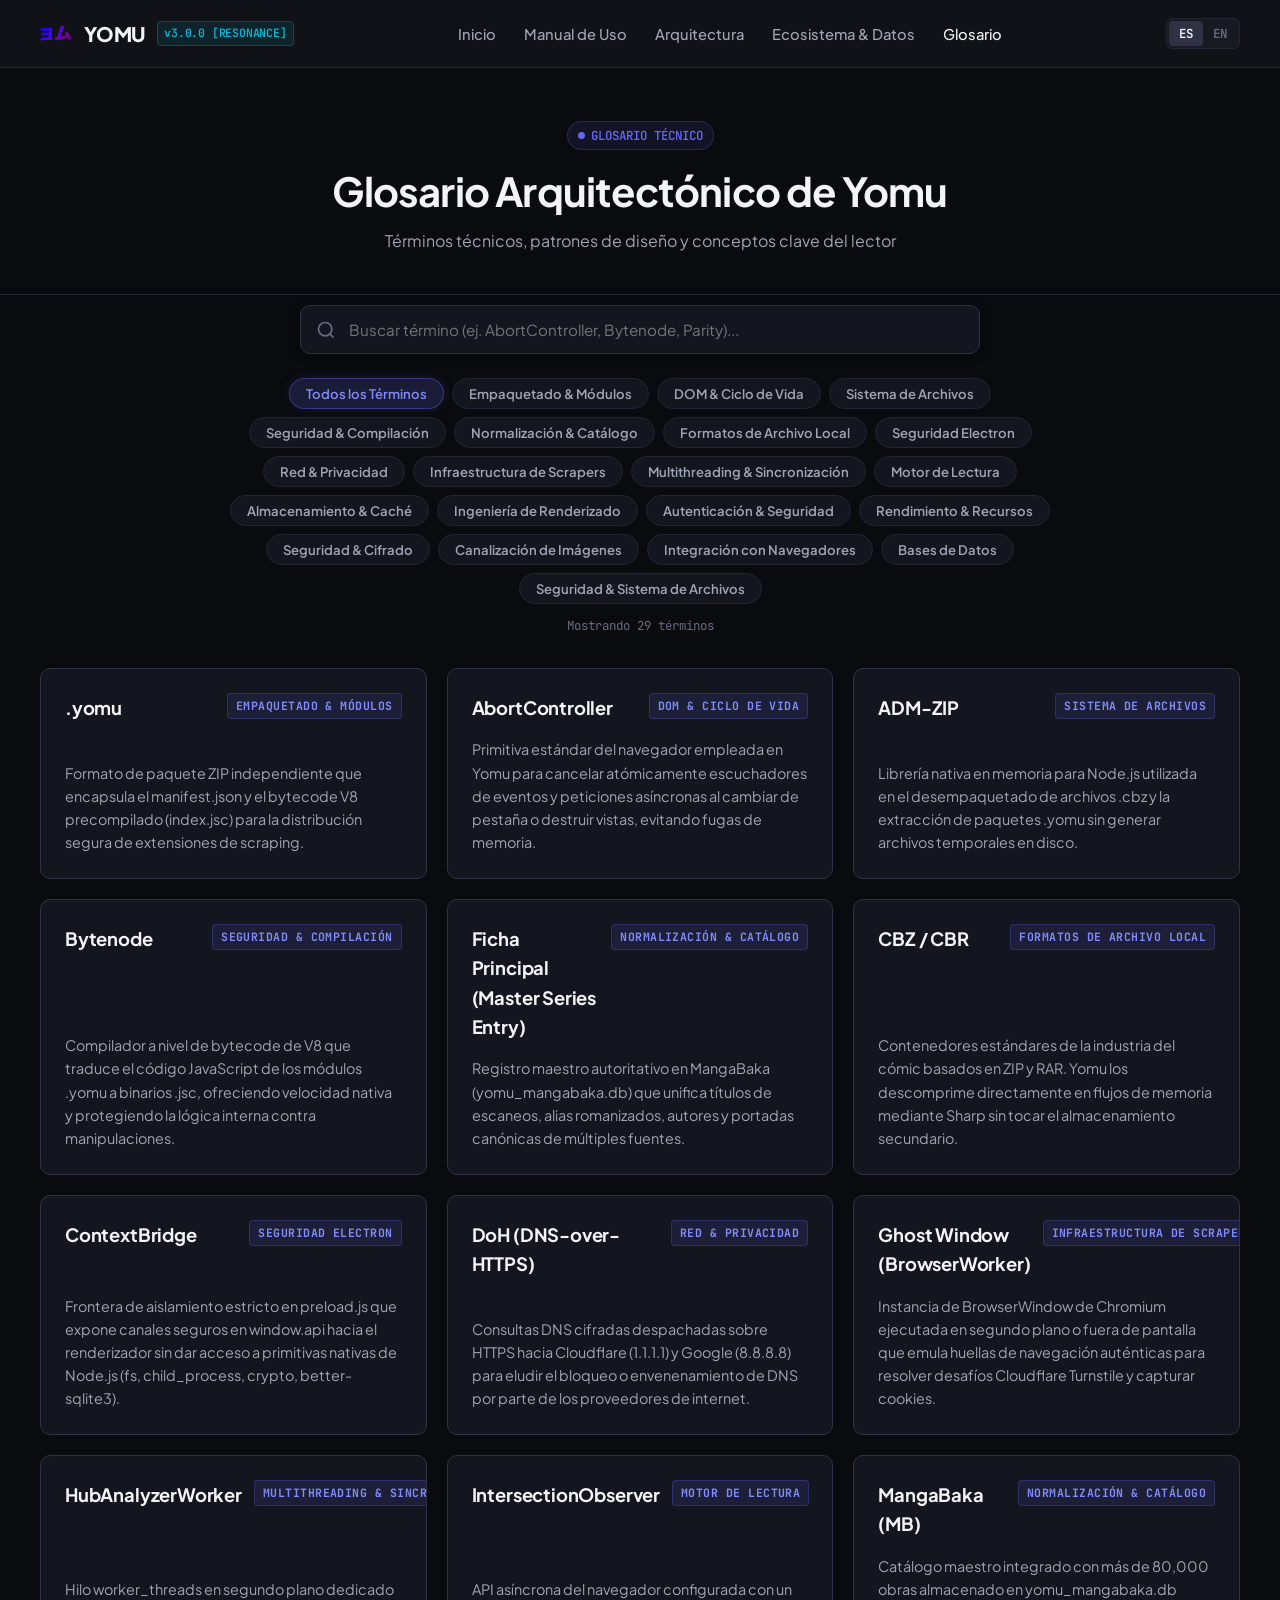
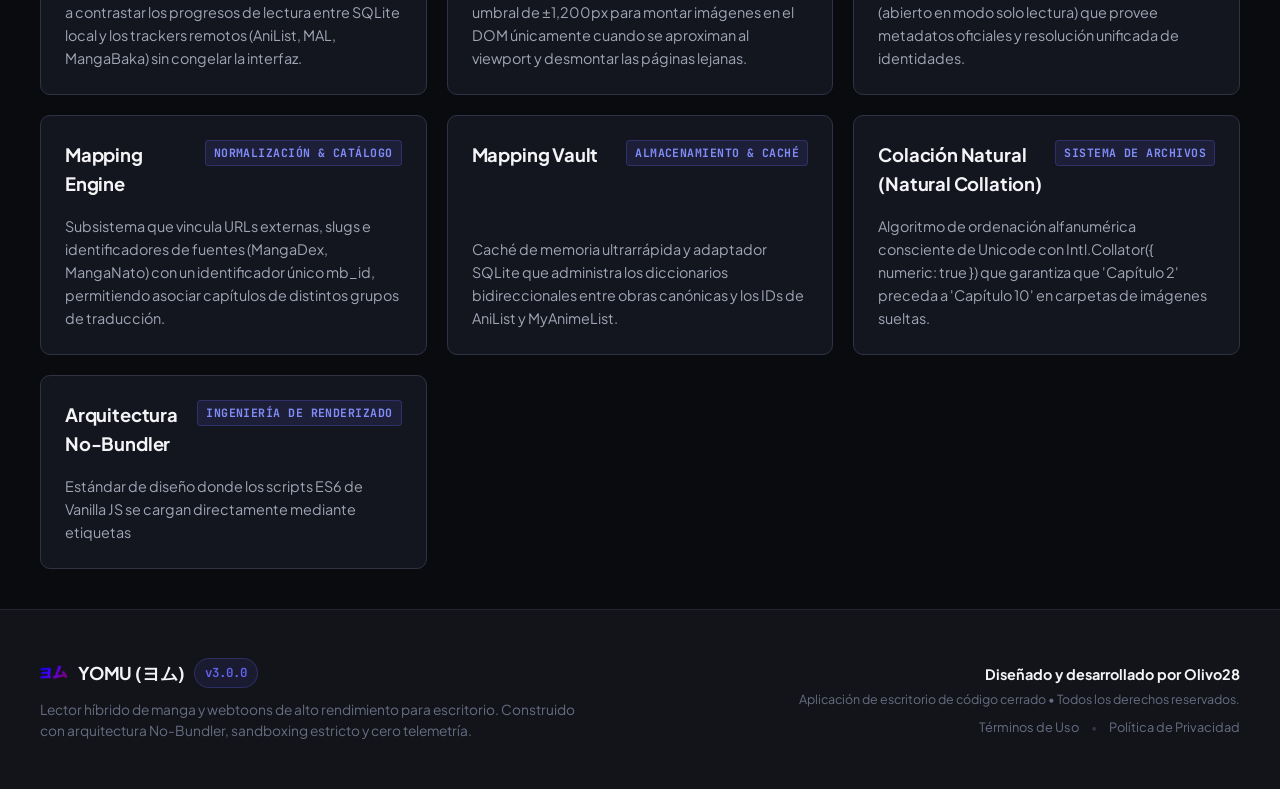
<file: glossary.html>
<!DOCTYPE html>
<html lang="es">
<head>
  <meta charset="UTF-8">
  <meta name="viewport" content="width=device-width, initial-scale=1.0">
  <title>YOMU (ヨム) — Architectural Glossary & System Primitives</title>
  <meta name="description" content="Glosario arquitectónico canónico de Yomu: 29 primitivas y conceptos de ingeniería explicados con precisión técnica (AbortController, Bytecode V8, SQLite WAL, Libvips).">
  <meta name="keywords" content="Yomu glossary, manga reader architecture, abortcontroller, v8 bytecode, sharp libvips, electron sandbox">
  <meta name="author" content="Olivo28">

  <!-- Open Graph / Social Cards -->
  <meta property="og:type" content="website">
  <meta property="og:title" content="YOMU (ヨム) — Architectural Glossary & System Primitives">
  <meta property="og:description" content="29 Canonical Definitions and Core System Design Primitives of the Yomu Desktop Hybrid Manga Engine.">
  <meta property="og:image" content="./assets/logo.png">

  <!-- Favicon -->
  <link rel="icon" type="image/png" href="./assets/logo.png">

  <!-- Google Fonts: Plus Jakarta Sans & JetBrains Mono -->
  <link rel="preconnect" href="https://fonts.googleapis.com">
  <link rel="preconnect" href="https://fonts.gstatic.com" crossorigin>
  <link href="https://fonts.googleapis.com/css2?family=JetBrains+Mono:wght@400;600;700&family=Plus+Jakarta+Sans:wght@400;500;600;700;800&display=swap" rel="stylesheet">

  <!-- Modular CSS Stylesheets -->
  <link rel="stylesheet" href="./css/base.css">
  <link rel="stylesheet" href="./css/components/glossary-page.css">
  <link rel="stylesheet" href="./css/responsive.css">
</head>
<body>

  <!-- Top Sticky Navigation Bar (Unified Across All 4 Views) -->
  <nav class="navbar">
    <div class="container nav-container">
      <a href="./index.html" class="nav-brand">
        <img src="./assets/logo.png" alt="Yomu Logo" class="nav-logo">
        <span data-i18n="nav.brand">YOMU</span>
        <span class="nav-brand-tag">v3.0.0 [RESONANCE]</span>
      </a>

      <ul class="nav-links" id="nav-links">
        <li><a href="./index.html" class="nav-link" data-i18n="nav.home">Inicio</a></li>
        <li><a href="./manual.html" class="nav-link" data-i18n="nav.manual">Manual de Uso</a></li>
        <li><a href="./architecture.html" class="nav-link" data-i18n="nav.architecture">Arquitectura</a></li>
        <li><a href="./ecosystem.html" class="nav-link" data-i18n="nav.ecosystem">Ecosistema & Datos</a></li>
        <li><a href="./glossary.html" class="nav-link active" data-i18n="nav.glossary">Glosario</a></li>
      </ul>

      <div class="nav-actions">
        <div class="lang-switcher">
          <button class="lang-btn active" data-lang="es">ES</button>
          <button class="lang-btn" data-lang="en">EN</button>
        </div>
        <button class="mobile-nav-toggle" id="mobile-nav-toggle" aria-label="Toggle navigation">
          ☰
        </button>
      </div>
    </div>
  </nav>

  <!-- Hero Section -->
  <header class="subpage-hero" id="glossary-hero">
    <div class="container">
      <div class="badge badge-indigo">
        <span class="badge-dot"></span>
        <span data-i18n="glossary.badge">DICCIONARIO DE INGENIERÍA • 29 PRIMITIVAS</span>
      </div>

      <h1 class="hero-title" style="font-size:2.5rem; margin-top:16px; margin-bottom:12px;" data-i18n="glossary.title">
        Glosario Arquitectónico de Yomu
      </h1>

      <p class="hero-subtitle" style="max-width:760px; margin:0 auto;" data-i18n="glossary.subtitle">
        Términos técnicos, patrones de diseño y conceptos clave del lector
      </p>
    </div>
  </header>

  <!-- Search & Category Filter Controls -->
  <section class="section glossary-controls-section" id="glossary-search" style="padding-top:10px;">
    <div class="container">
      <!-- Live Search Box -->
      <div class="glossary-search-box">
        <svg width="20" height="20" viewBox="0 0 24 24" fill="none" stroke="currentColor" stroke-width="2">
          <circle cx="11" cy="11" r="8"></circle>
          <line x1="21" y1="21" x2="16.65" y2="16.65"></line>
        </svg>
        <input type="text" id="glossary-search-input" placeholder="Buscar término (ej. AbortController, Bytenode, Parity)..." data-i18n-placeholder="glossary.searchPlaceholder" autocomplete="off">
      </div>

      <!-- Categories Filter Bar -->
      <div class="glossary-categories-bar" id="glossary-categories">
        <!-- Populated dynamically by glossaryViewer.js -->
      </div>

      <!-- Terms Counter Badge -->
      <div class="glossary-counter-badge" id="glossary-counter">
        Mostrando 29 de 29 términos
      </div>

      <!-- 29 Canonical Terms Card Grid -->
      <div class="glossary-grid" id="glossary-grid">
        <!-- Populated dynamically by glossaryViewer.js -->
      </div>
    </div>
  </section>

  <!-- Shared Footer -->
  <footer class="section" style="padding:48px 0; border-top:1px solid var(--border-subtle); background:var(--bg-secondary);">
    <div class="container">
      <div style="display:flex; align-items:center; justify-content:space-between; flex-wrap:wrap; gap:24px;">
        <div style="max-width:540px;">
          <div style="display:flex; align-items:center; gap:10px; margin-bottom:12px;">
            <img src="./assets/logo.png" alt="Yomu Logo" style="width:28px; height:28px; border-radius:4px;">
            <strong style="font-size:1.1rem; letter-spacing:-0.01em;">YOMU (ヨム)</strong>
            <span class="badge badge-indigo">v3.0.0</span>
          </div>
          <p style="font-size:0.86rem; color:var(--text-muted); line-height:1.5;" data-i18n="footer.desc">
            Lector híbrido de manga y webtoons de alto rendimiento para escritorio. Construido con arquitectura No-Bundler, sandboxing estricto y cero telemetría.
          </p>
        </div>

        <div style="text-align:right;">
          <div style="font-weight:700; font-size:0.9rem; color:var(--text-primary); margin-bottom:4px;" data-i18n="footer.creator">
            Diseñado y desarrollado por Olivo28
          </div>
          <div style="font-size:0.78rem; color:var(--text-muted);" data-i18n="footer.license">
            Aplicación de escritorio de código cerrado • Todos los derechos reservados.
          </div>
          <div class="footer-links">
            <button class="footer-link" data-open-legal="terms" data-i18n="footer.terms">Términos de Uso</button>
            <span class="footer-sep">•</span>
            <button class="footer-link" data-open-legal="privacy" data-i18n="footer.privacy">Política de Privacidad</button>
          </div>
        </div>
      </div>
    </div>
  </footer>

  <!-- Accessible Legal Modal (Terms & Privacy) -->
  <div class="legal-modal-overlay" id="legal-modal" role="dialog" aria-modal="true" aria-labelledby="legal-tab-terms">
    <div class="legal-modal-content">
      <div class="legal-modal-header">
        <div class="legal-tabs" role="tablist">
          <button class="legal-tab-btn active" id="legal-tab-terms" data-tab="terms" role="tab" aria-selected="true" data-i18n="legal.tabTerms">Términos de Uso</button>
          <button class="legal-tab-btn" id="legal-tab-privacy" data-tab="privacy" role="tab" aria-selected="false" data-i18n="legal.tabPrivacy">Política de Privacidad</button>
        </div>
        <button class="legal-close-btn" id="legal-close-btn" aria-label="Cerrar modal">&times;</button>
      </div>
      <div class="legal-modal-body">
        <div class="legal-pane active" data-pane="terms" role="tabpanel" aria-labelledby="legal-tab-terms">
          <h3 data-i18n="legal.titleTerms">Términos de Uso</h3>
          <p data-i18n="legal.termsP1">Yomu es un lector de manga y cómics de escritorio para uso personal, privado y sin ánimo de lucro.</p>
          <p data-i18n="legal.termsP2">La aplicación funciona como un visor de archivos locales (.cbz, .zip, .pdf) y cliente de lectura. Los usuarios son los únicos responsables del contenido que cargan o visualizan a través de la aplicación o mediante extensiones modulares.</p>
          <p data-i18n="legal.termsP3">Yomu no aloja, distribuye ni posee derechos sobre los contenidos escaneados de terceros. Las marcas comerciales, personajes y títulos mencionados pertenecen a sus respectivos autores y editoriales.</p>
          <p data-i18n="legal.termsP4">El software se entrega 'tal cual' en versión beta, sin garantías explícitas ni implícitas de disponibilidad ininterrumpida de servicios de terceros (como trackers o servidores externos).</p>
        </div>
        <div class="legal-pane" data-pane="privacy" role="tabpanel" aria-labelledby="legal-tab-privacy">
          <h3 data-i18n="legal.titlePrivacy">Política de Privacidad</h3>
          <p data-i18n="legal.privacyP1">En Yomu tu privacidad es absoluta. La aplicación funciona con una arquitectura 100% offline-first y no recopila, almacena ni transmite ningún dato de telemetría a servidores propios o de terceros.</p>
          <p data-i18n="legal.privacyP2">Toda tu biblioteca, historial de lectura, marcadores y configuraciones se almacenan exclusivamente de forma local en tu equipo dentro de bases de datos SQLite cifradas en tu directorio de usuario.</p>
          <p data-i18n="legal.privacyP3">Al conectar tus cuentas de AniList o MyAnimeList, los tokens OAuth se guardan en tu almacenamiento local y únicamente se comunican de forma directa y cifrada (HTTPS) con las APIs oficiales de dichos servicios para registrar tu progreso.</p>
          <p data-i18n="legal.privacyP4">No existen cookies de rastreo, anuncios publicitarios ni analíticas ocultas. Eres el único dueño de tu información de lectura.</p>
        </div>
      </div>
    </div>
  </div>

  <!-- Modular Scripts: Strict Loading Sequence -->
  <script src="./js/data/i18n-locales.js"></script>
  <script src="./js/data/glossary-data.js"></script>
  <script src="./js/modules/i18n.js"></script>
  <script src="./js/modules/glossaryViewer.js"></script>
  <script src="./js/modules/legalModal.js"></script>
  <script src="./js/app.js"></script>
</body>
</html>
</file>
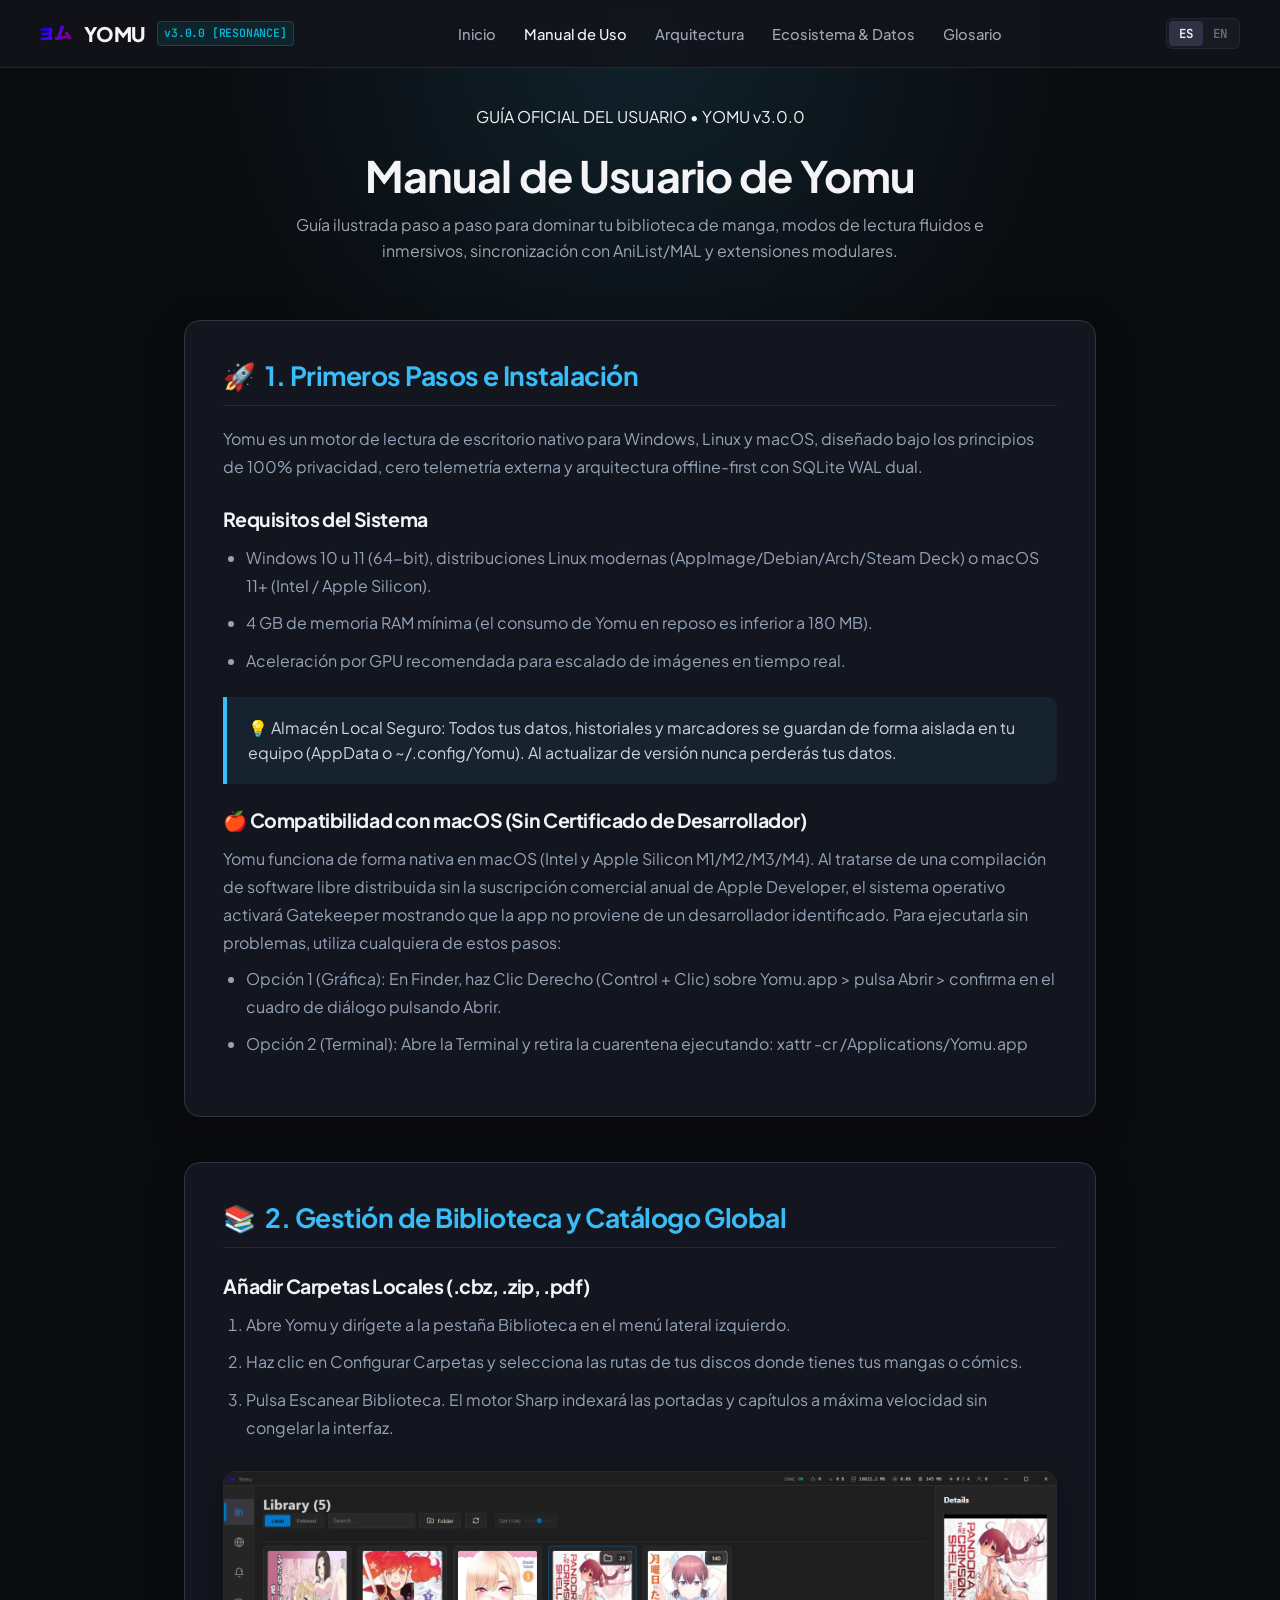
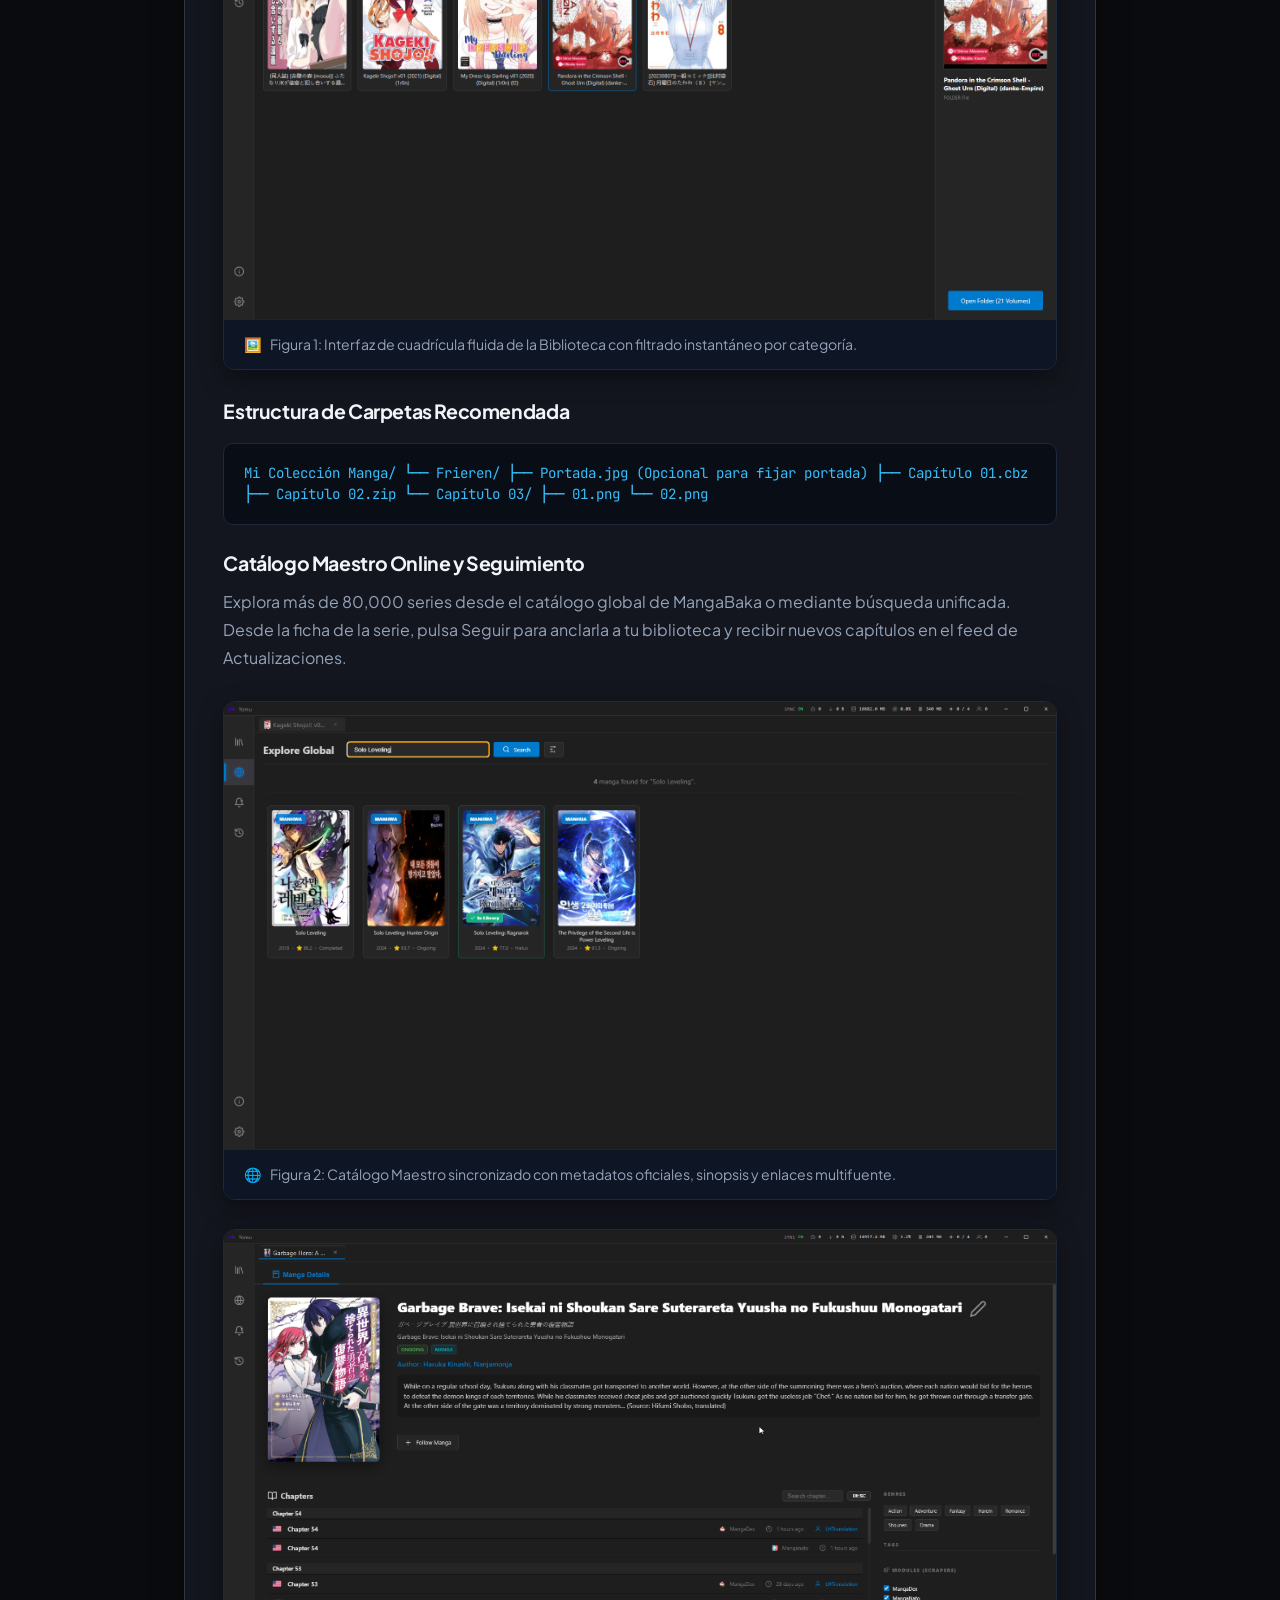
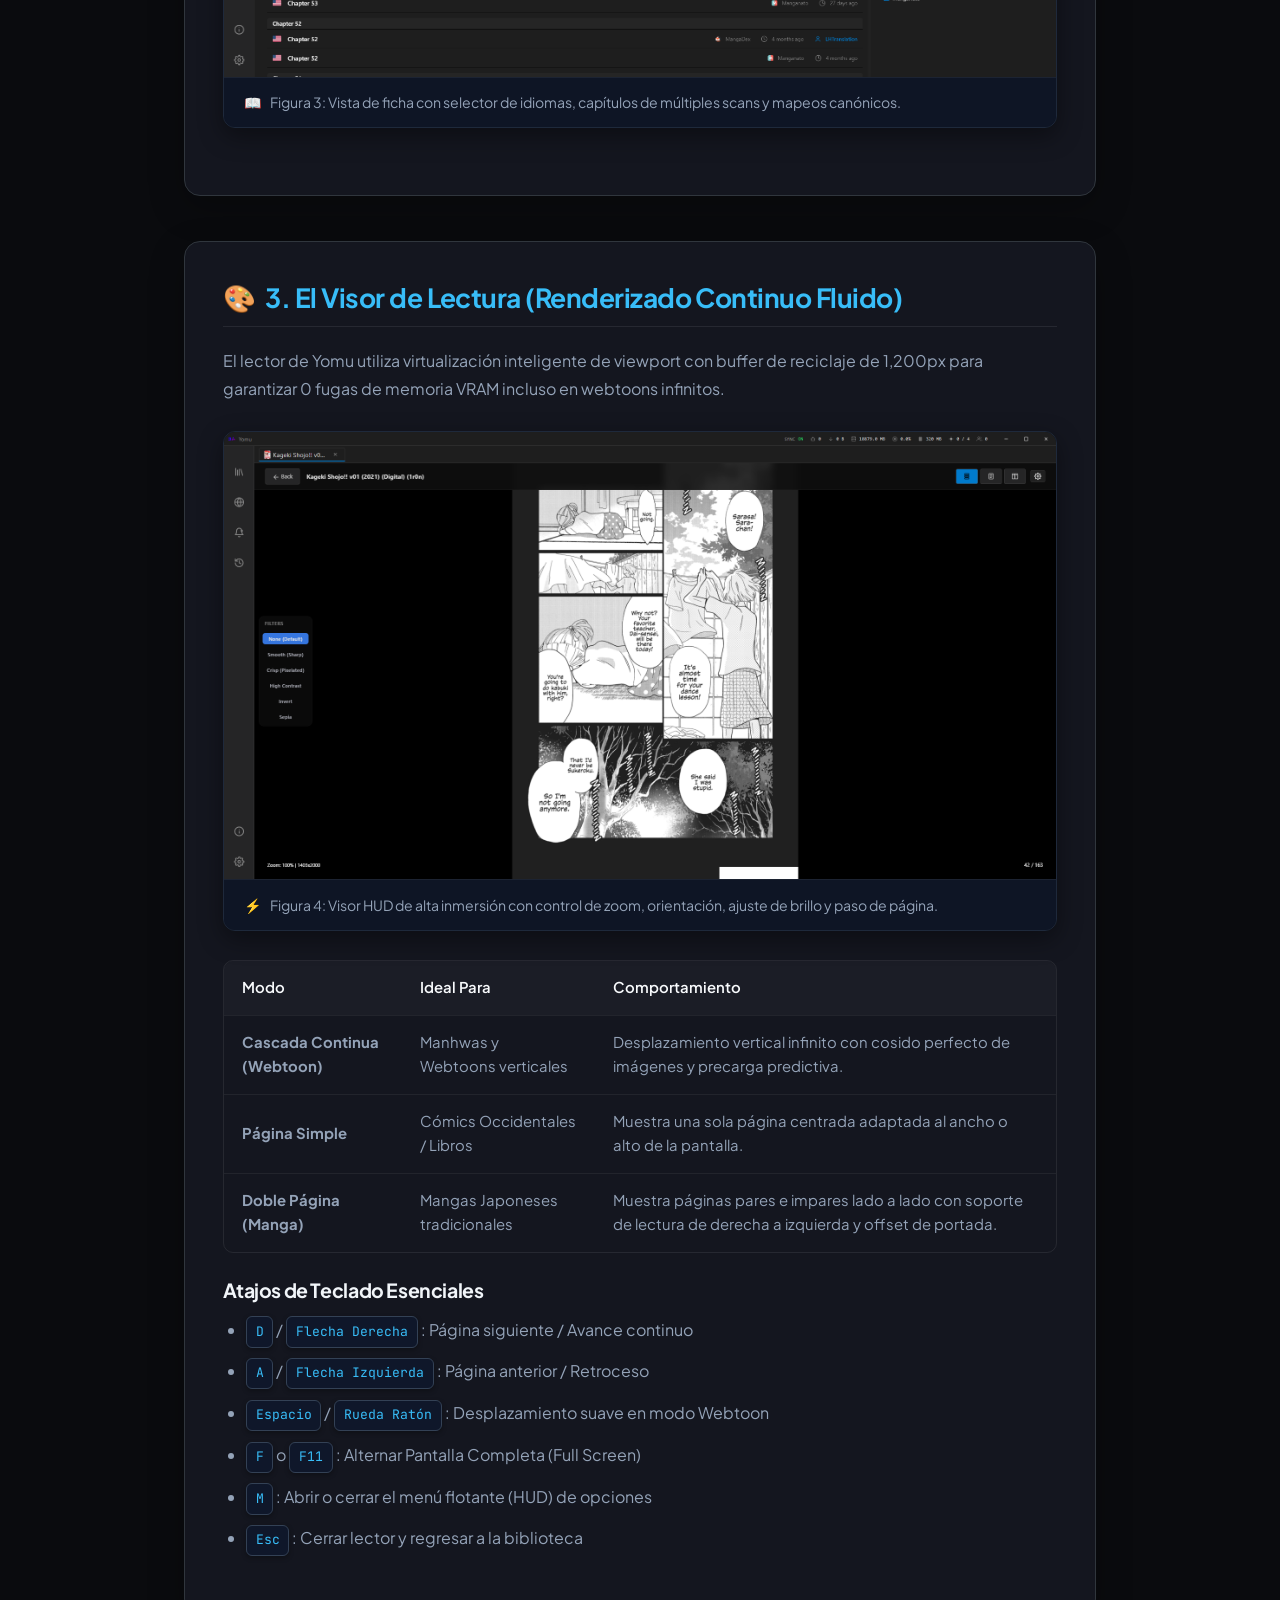
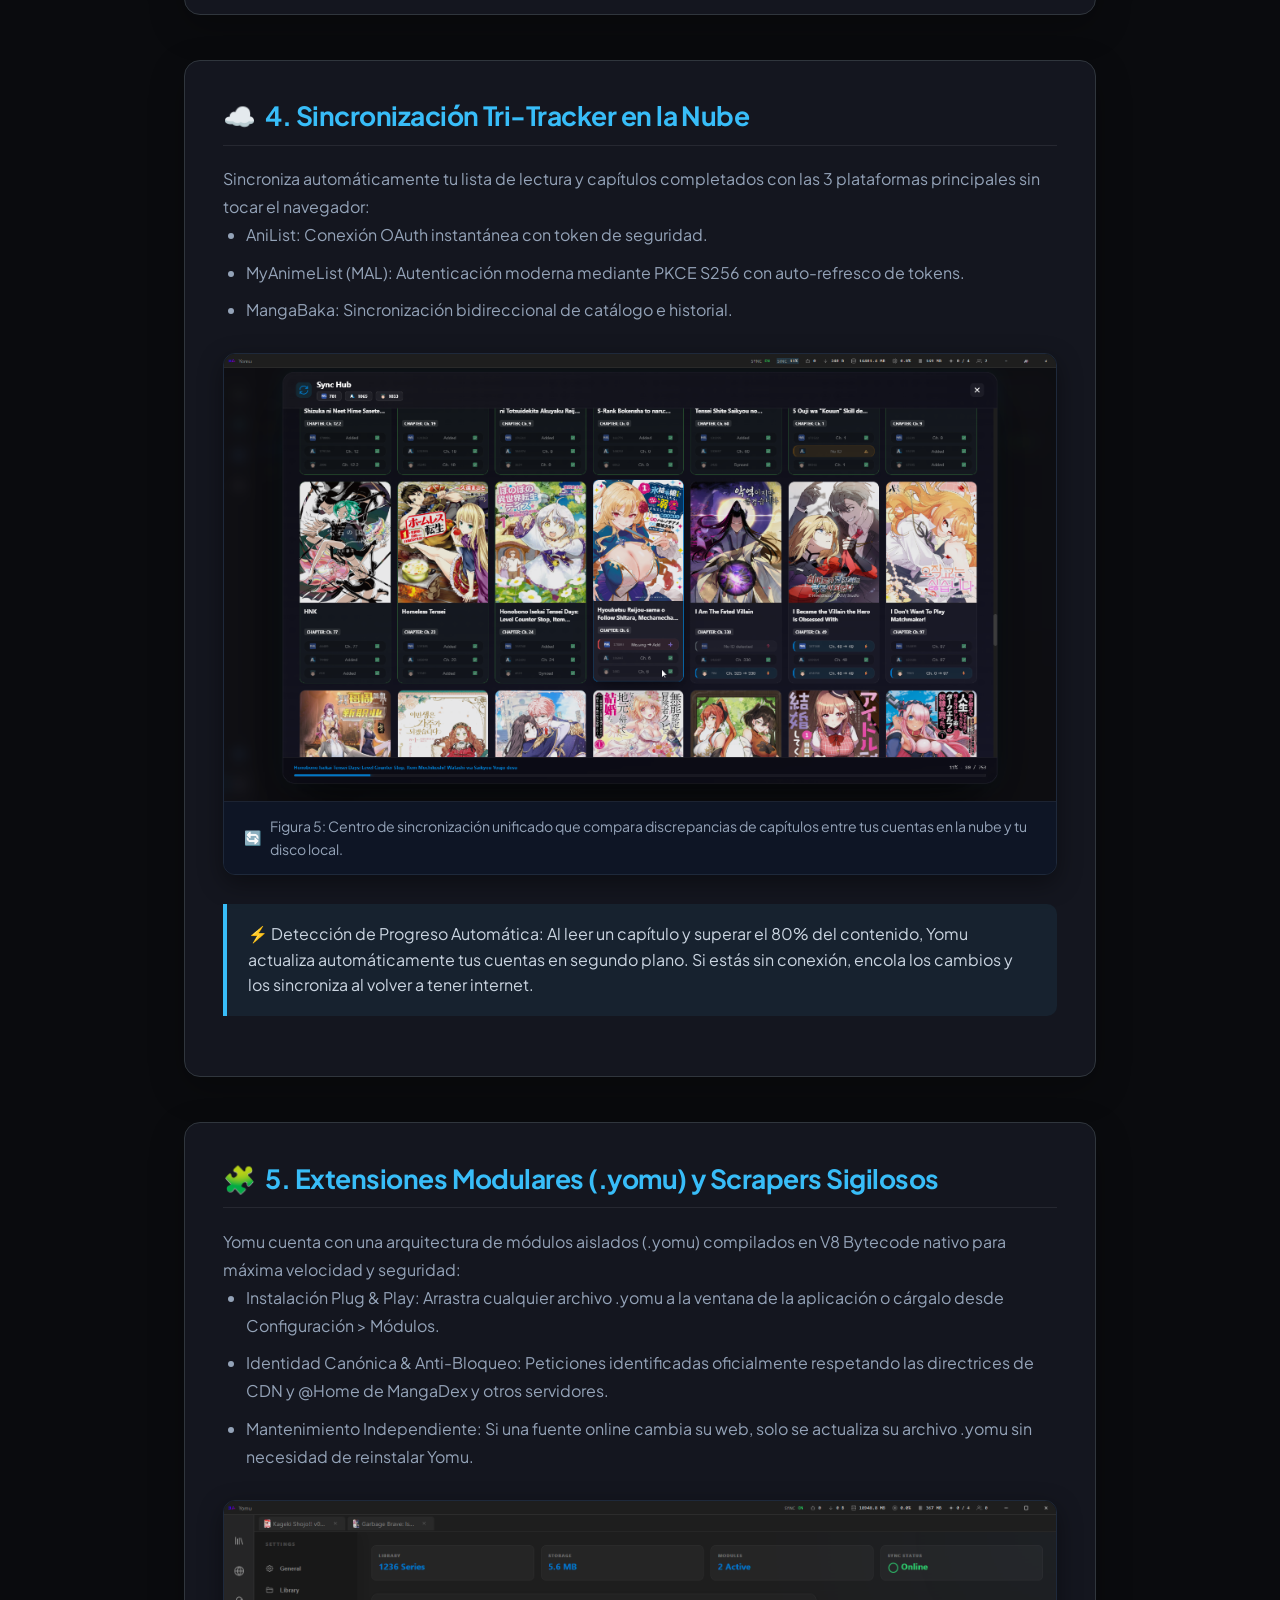
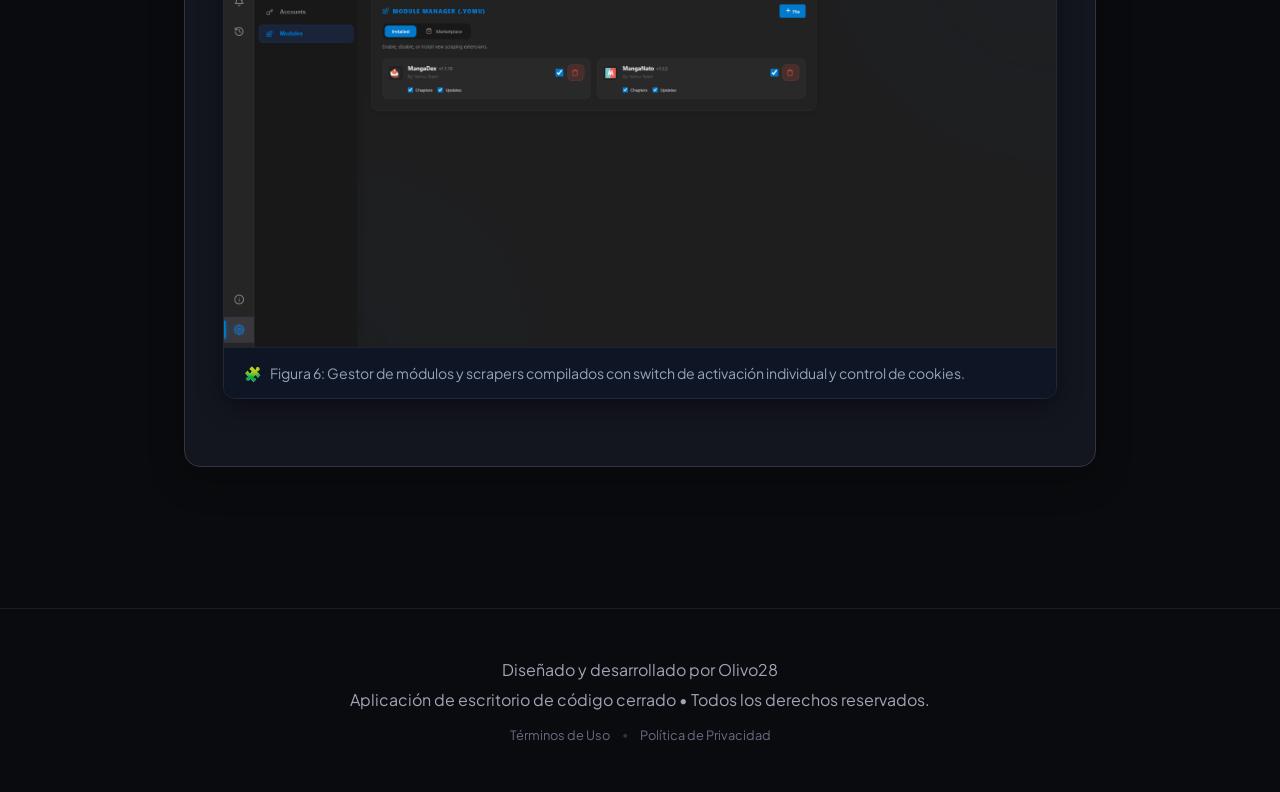
<file: manual.html>
<!DOCTYPE html>
<html lang="es">
<head>
  <meta charset="UTF-8">
  <meta name="viewport" content="width=device-width, initial-scale=1.0">
  <title>YOMU (ヨム) — Manual de Usuario Oficial</title>
  <meta name="description" content="Guía completa paso a paso para dominar Yomu: gestión de biblioteca local, modos de lectura fluidos e inmersivos, sincronización con AniList/MAL y módulos de scraping.">
  <meta name="author" content="Olivo28">

  <!-- Open Graph -->
  <meta property="og:type" content="website">
  <meta property="og:title" content="YOMU (ヨム) — Manual de Usuario Oficial">
  <meta property="og:description" content="Aprende a dominar tu biblioteca de manga y webtoons con el motor de escritorio más potente.">
  <meta property="og:image" content="./assets/logo.png">

  <!-- Favicon -->
  <link rel="icon" type="image/png" href="./assets/logo.png">

  <!-- Google Fonts -->
  <link rel="preconnect" href="https://fonts.googleapis.com">
  <link rel="preconnect" href="https://fonts.gstatic.com" crossorigin>
  <link href="https://fonts.googleapis.com/css2?family=JetBrains+Mono:wght@400;600;700&family=Plus+Jakarta+Sans:wght@400;500;600;700;800&display=swap" rel="stylesheet">

  <!-- CSS -->
  <link rel="stylesheet" href="./css/base.css">
  <link rel="stylesheet" href="./css/components/quick-nav.css">
  <link rel="stylesheet" href="./css/responsive.css">

  <style>
    .manual-hero {
      padding: 6.5rem 0 3.5rem;
      text-align: center;
      background: radial-gradient(circle at 50% 15%, rgba(56, 189, 248, 0.12) 0%, transparent 65%);
    }
    .manual-content {
      max-width: 960px;
      margin: 0 auto;
      padding: 0 1.5rem 6rem;
    }
    .manual-section {
      background: var(--bg-card, #161b22);
      border: 1px solid var(--border-color, #30363d);
      border-radius: 16px;
      padding: 2.4rem;
      margin-bottom: 2.8rem;
      box-shadow: 0 12px 35px rgba(0, 0, 0, 0.25);
    }
    .manual-section h2 {
      font-size: 1.65rem;
      color: #38bdf8;
      margin-top: 0;
      margin-bottom: 1.2rem;
      display: flex;
      align-items: center;
      gap: 0.6rem;
      border-bottom: 1px solid rgba(255, 255, 255, 0.08);
      padding-bottom: 0.8rem;
    }
    .manual-section h3 {
      font-size: 1.22rem;
      color: #f1f5f9;
      margin-top: 1.6rem;
      margin-bottom: 0.8rem;
    }
    .manual-section p, .manual-section li {
      color: #94a3b8;
      line-height: 1.75;
      font-size: 1rem;
    }
    .manual-section ul, .manual-section ol {
      padding-left: 1.4rem;
      margin-bottom: 1.2rem;
    }
    .manual-section li {
      margin-bottom: 0.6rem;
    }
    .figure-container {
      margin: 1.8rem 0;
      background: #090d16;
      border: 1px solid #1e293b;
      border-radius: 12px;
      overflow: hidden;
      box-shadow: 0 8px 24px rgba(0,0,0,0.4);
    }
    .figure-container img {
      width: 100%;
      height: auto;
      display: block;
      transition: transform 0.3s ease;
    }
    .figure-caption {
      padding: 0.85rem 1.2rem;
      font-size: 0.88rem;
      color: #94a3b8;
      background: rgba(15, 23, 42, 0.8);
      border-top: 1px solid rgba(255, 255, 255, 0.06);
      display: flex;
      align-items: center;
      gap: 0.5rem;
    }
    .figure-caption strong {
      color: #38bdf8;
    }
    .keyboard-badge {
      display: inline-block;
      padding: 0.2rem 0.55rem;
      font-family: 'JetBrains Mono', monospace;
      font-size: 0.82rem;
      background: #0f172a;
      border: 1px solid #334155;
      border-radius: 6px;
      color: #38bdf8;
      box-shadow: 0 2px 5px rgba(0,0,0,0.3);
    }
    .code-tree {
      background: #090d16;
      border: 1px solid #1e293b;
      border-radius: 10px;
      padding: 1.2rem;
      font-family: 'JetBrains Mono', monospace;
      font-size: 0.88rem;
      color: #38bdf8;
      overflow-x: auto;
      margin: 1.2rem 0;
      line-height: 1.5;
    }
    .tip-box {
      background: rgba(56, 189, 248, 0.07);
      border-left: 4px solid #38bdf8;
      border-radius: 0 10px 10px 0;
      padding: 1.1rem 1.3rem;
      margin: 1.4rem 0;
      color: #cbd5e1;
    }
    .tip-box strong {
      color: #38bdf8;
    }
    .table-container {
      overflow-x: auto;
      margin: 1.4rem 0;
      border-radius: 10px;
      border: 1px solid rgba(255, 255, 255, 0.08);
    }
    .manual-table {
      width: 100%;
      border-collapse: collapse;
      text-align: left;
    }
    .manual-table th, .manual-table td {
      padding: 0.95rem 1.1rem;
      border-bottom: 1px solid rgba(255, 255, 255, 0.06);
      font-size: 0.93rem;
    }
    .manual-table th {
      color: #f8fafc;
      background: rgba(255, 255, 255, 0.03);
      font-weight: 600;
    }
    .manual-table td {
      color: #94a3b8;
    }
    .manual-table tr:last-child td {
      border-bottom: none;
    }
  </style>
</head>
<body>

  <!-- Top Sticky Navigation Bar -->
  <nav class="navbar">
    <div class="container nav-container">
      <a href="./index.html" class="nav-brand">
        <img src="./assets/logo.png" alt="Yomu Logo" class="nav-logo">
        <span data-i18n="nav.brand">YOMU</span>
        <span class="nav-brand-tag">v3.0.0 [RESONANCE]</span>
      </a>

      <ul class="nav-links" id="nav-links">
        <li><a href="./index.html" class="nav-link" data-i18n="nav.home">Inicio</a></li>
        <li><a href="./manual.html" class="nav-link active" data-i18n="nav.manual">Manual de Uso</a></li>
        <li><a href="./architecture.html" class="nav-link" data-i18n="nav.architecture">Arquitectura</a></li>
        <li><a href="./ecosystem.html" class="nav-link" data-i18n="nav.ecosystem">Ecosistema & Datos</a></li>
        <li><a href="./glossary.html" class="nav-link" data-i18n="nav.glossary">Glosario</a></li>
      </ul>

      <div class="nav-actions">
        <div class="lang-switcher">
          <button class="lang-btn active" data-lang="es">ES</button>
          <button class="lang-btn" data-lang="en">EN</button>
        </div>
        <button class="mobile-nav-toggle" id="mobile-nav-toggle" aria-label="Toggle navigation">
          ☰
        </button>
      </div>
    </div>
  </nav>

  <!-- Hero Header -->
  <header class="manual-hero">
    <div class="container">
      <div class="hero-status-pill" style="margin-bottom: 1.2rem;">
        <span class="hero-status-dot"></span>
        <span data-i18n="manual.tag">GUÍA OFICIAL DEL USUARIO • YOMU v3.0.0</span>
      </div>
      <h1 class="hero-title" style="font-size: 2.7rem;" data-i18n="manual.title">Manual de Usuario de Yomu</h1>
      <p class="hero-subtitle" style="max-width: 700px; margin: 0.6rem auto 0;" data-i18n="manual.subtitle">
        Guía ilustrada paso a paso para dominar tu biblioteca de manga, modos de lectura fluidos e inmersivos, sincronización con AniList/MAL y extensiones modulares.
      </p>
    </div>
  </header>

  <!-- Main Content Container -->
  <main class="manual-content">

    <!-- Sección 1 -->
    <article class="manual-section" id="primeros-pasos">
      <h2><span>🚀</span> <span data-i18n="manual.sec1.title">1. Primeros Pasos e Instalación</span></h2>
      <p data-i18n="manual.sec1.desc">
        Yomu es un motor de lectura de escritorio nativo para Windows, Linux y macOS, diseñado bajo los principios de 100% privacidad, cero telemetría externa y arquitectura offline-first con SQLite WAL dual.
      </p>
      
      <h3 data-i18n="manual.sec1.sub1">Requisitos del Sistema</h3>
      <ul>
        <li data-i18n="manual.sec1.req1">Windows 10 u 11 (64-bit), distribuciones Linux modernas (AppImage/Debian/Arch/Steam Deck) o macOS 11+ (Intel / Apple Silicon).</li>
        <li data-i18n="manual.sec1.req2">4 GB de memoria RAM mínima (el consumo de Yomu en reposo es inferior a 180 MB).</li>
        <li data-i18n="manual.sec1.req3">Aceleración por GPU recomendada para escalado de imágenes en tiempo real.</li>
      </ul>

      <div class="tip-box" data-i18n="manual.sec1.tip">
        💡 Almacén Local Seguro: Todos tus datos, historiales y marcadores se guardan de forma aislada en tu equipo (AppData o ~/.config/Yomu). Al actualizar de versión nunca perderás tus datos.
      </div>

      <h3 style="margin-top: 1.5rem;" data-i18n="manual.sec1.macosTitle">🍎 Compatibilidad con macOS (Sin Certificado de Desarrollador)</h3>
      <p data-i18n="manual.sec1.macosDesc">
        Yomu funciona de forma nativa en macOS (Intel y Apple Silicon M1/M2/M3/M4). Al tratarse de una compilación de software libre distribuida sin la suscripción comercial anual de Apple Developer, el sistema operativo activará Gatekeeper mostrando que la app no proviene de un desarrollador identificado. Para ejecutarla sin problemas, utiliza cualquiera de estos pasos:
      </p>
      <ul style="margin-top: 0.5rem;">
        <li data-i18n="manual.sec1.macosStep1">Opción 1 (Gráfica): En Finder, haz Clic Derecho (Control + Clic) sobre Yomu.app > pulsa Abrir > confirma en el cuadro de diálogo pulsando Abrir.</li>
        <li data-i18n="manual.sec1.macosStep2">Opción 2 (Terminal): Abre la Terminal y retira la cuarentena ejecutando: xattr -cr /Applications/Yomu.app</li>
      </ul>
    </article>

    <!-- Sección 2 -->
    <article class="manual-section" id="biblioteca">
      <h2><span>📚</span> <span data-i18n="manual.sec2.title">2. Gestión de Biblioteca y Catálogo Global</span></h2>
      
      <h3 data-i18n="manual.sec2.sub1">Añadir Carpetas Locales (.cbz, .zip, .pdf)</h3>
      <ol>
        <li data-i18n="manual.sec2.step1">Abre Yomu y dirígete a la pestaña Biblioteca en el menú lateral izquierdo.</li>
        <li data-i18n="manual.sec2.step2">Haz clic en Configurar Carpetas y selecciona las rutas de tus discos donde tienes tus mangas o cómics.</li>
        <li data-i18n="manual.sec2.step3">Pulsa Escanear Biblioteca. El motor Sharp indexará las portadas y capítulos a máxima velocidad sin congelar la interfaz.</li>
      </ol>

      <div class="figure-container">
        <img src="./assets/screenshots/01-library.png" alt="Biblioteca Principal de Yomu" loading="lazy">
        <div class="figure-caption">
          <span>🖼️</span> <span data-i18n="manual.fig1"><strong>Figura 1:</strong> Interfaz de cuadrícula fluida de la Biblioteca con filtrado instantáneo por categoría.</span>
        </div>
      </div>

      <h3 data-i18n="manual.sec2.sub2">Estructura de Carpetas Recomendada</h3>
      <div class="code-tree">
Mi Colección Manga/
└── Frieren/
    ├── Portada.jpg  (Opcional para fijar portada)
    ├── Capítulo 01.cbz
    ├── Capítulo 02.zip
    └── Capítulo 03/
        ├── 01.png
        └── 02.png
      </div>

      <h3 data-i18n="manual.sec2.sub3">Catálogo Maestro Online y Seguimiento</h3>
      <p data-i18n="manual.sec2.catalogDesc">
        Explora más de 80,000 series desde el catálogo global de MangaBaka o mediante búsqueda unificada. Desde la ficha de la serie, pulsa Seguir para anclarla a tu biblioteca y recibir nuevos capítulos en el feed de Actualizaciones.
      </p>

      <div class="figure-container">
        <img src="./assets/screenshots/02-global-catalog.png" alt="Catálogo Global MangaBaka" loading="lazy">
        <div class="figure-caption">
          <span>🌐</span> <span data-i18n="manual.fig2"><strong>Figura 2:</strong> Catálogo Maestro sincronizado con metadatos oficiales, sinopsis y enlaces multifuente.</span>
        </div>
      </div>

      <div class="figure-container">
        <img src="./assets/screenshots/05-details-canonical.png" alt="Ficha Canónica de Serie" loading="lazy">
        <div class="figure-caption">
          <span>📖</span> <span data-i18n="manual.fig3"><strong>Figura 3:</strong> Vista de ficha con selector de idiomas, capítulos de múltiples scans y mapeos canónicos.</span>
        </div>
      </div>
    </article>

    <!-- Sección 3 -->
    <article class="manual-section" id="lector">
      <h2><span>🎨</span> <span data-i18n="manual.sec3.title">3. El Visor de Lectura (Renderizado Continuo Fluido)</span></h2>
      <p data-i18n="manual.sec3.desc">
        El lector de Yomu utiliza virtualización inteligente de viewport con buffer de reciclaje de 1,200px para garantizar 0 fugas de memoria VRAM incluso en webtoons infinitos.
      </p>

      <div class="figure-container">
        <img src="./assets/screenshots/08-reader-engine.png" alt="Motor de Lectura de Yomu" loading="lazy">
        <div class="figure-caption">
          <span>⚡</span> <span data-i18n="manual.fig4"><strong>Figura 4:</strong> Visor HUD de alta inmersión con control de zoom, orientación, ajuste de brillo y paso de página.</span>
        </div>
      </div>

      <div class="table-container">
        <table class="manual-table">
          <thead>
            <tr>
              <th data-i18n="manual.sec3.thMode">Modo</th>
              <th data-i18n="manual.sec3.thIdeal">Ideal Para</th>
              <th data-i18n="manual.sec3.thDesc">Comportamiento</th>
            </tr>
          </thead>
          <tbody>
            <tr>
              <td><strong data-i18n="manual.sec3.m1">Cascada Continua (Webtoon)</strong></td>
              <td data-i18n="manual.sec3.m1Ideal">Manhwas y Webtoons verticales</td>
              <td data-i18n="manual.sec3.m1Desc">Desplazamiento vertical infinito con cosido perfecto de imágenes y precarga predictiva.</td>
            </tr>
            <tr>
              <td><strong data-i18n="manual.sec3.m2">Página Simple</strong></td>
              <td data-i18n="manual.sec3.m2Ideal">Cómics Occidentales / Libros</td>
              <td data-i18n="manual.sec3.m2Desc">Muestra una sola página centrada adaptada al ancho o alto de la pantalla.</td>
            </tr>
            <tr>
              <td><strong data-i18n="manual.sec3.m3">Doble Página (Manga)</strong></td>
              <td data-i18n="manual.sec3.m3Ideal">Mangas Japoneses tradicionales</td>
              <td data-i18n="manual.sec3.m3Desc">Muestra páginas pares e impares lado a lado con soporte de lectura de derecha a izquierda y offset de portada.</td>
            </tr>
          </tbody>
        </table>
      </div>

      <h3 data-i18n="manual.sec3.shortcutsTitle">Atajos de Teclado Esenciales</h3>
      <ul>
        <li><span class="keyboard-badge">D</span> / <span class="keyboard-badge" data-i18n="manual.sec3.kRight">Flecha Derecha</span> : <span data-i18n="manual.sec3.kNext">Página siguiente / Avance continuo</span></li>
        <li><span class="keyboard-badge">A</span> / <span class="keyboard-badge" data-i18n="manual.sec3.kLeft">Flecha Izquierda</span> : <span data-i18n="manual.sec3.kPrev">Página anterior / Retroceso</span></li>
        <li><span class="keyboard-badge" data-i18n="manual.sec3.kSpace">Espacio</span> / <span class="keyboard-badge" data-i18n="manual.sec3.kWheel">Rueda Ratón</span> : <span data-i18n="manual.sec3.kScroll">Desplazamiento suave en modo Webtoon</span></li>
        <li><span class="keyboard-badge">F</span> o <span class="keyboard-badge">F11</span> : <span data-i18n="manual.sec3.kFull">Alternar Pantalla Completa (Full Screen)</span></li>
        <li><span class="keyboard-badge">M</span> : <span data-i18n="manual.sec3.kHud">Abrir o cerrar el menú flotante (HUD) de opciones</span></li>
        <li><span class="keyboard-badge">Esc</span> : <span data-i18n="manual.sec3.kEsc">Cerrar lector y regresar a la biblioteca</span></li>
      </ul>
    </article>

    <!-- Sección 4 -->
    <article class="manual-section" id="sincronizacion">
      <h2><span>☁️</span> <span data-i18n="manual.sec4.title">4. Sincronización Tri-Tracker en la Nube</span></h2>
      <p data-i18n="manual.sec4.desc">
        Sincroniza automáticamente tu lista de lectura y capítulos completados con las 3 plataformas principales sin tocar el navegador:
      </p>

      <ul>
        <li data-i18n="manual.sec4.t1">AniList: Conexión OAuth instantánea con token de seguridad.</li>
        <li data-i18n="manual.sec4.t2">MyAnimeList (MAL): Autenticación moderna mediante PKCE S256 con auto-refresco de tokens.</li>
        <li data-i18n="manual.sec4.t3">MangaBaka: Sincronización bidireccional de catálogo e historial.</li>
      </ul>

      <div class="figure-container">
        <img src="./assets/screenshots/10-sync-hub.png" alt="Sync Hub de Yomu" loading="lazy">
        <div class="figure-caption">
          <span>🔄</span> <span data-i18n="manual.fig5"><strong>Figura 5:</strong> Centro de sincronización unificado que compara discrepancias de capítulos entre tus cuentas en la nube y tu disco local.</span>
        </div>
      </div>

      <div class="tip-box" data-i18n="manual.sec4.syncTip">
        ⚡ Detección de Progreso Automática: Al leer un capítulo y superar el 80% del contenido, Yomu actualiza automáticamente tus cuentas en segundo plano. Si estás sin conexión, encola los cambios y los sincroniza al volver a tener internet.
      </div>
    </article>

    <!-- Sección 5 -->
    <article class="manual-section" id="modulos">
      <h2><span>🧩</span> <span data-i18n="manual.sec5.title">5. Extensiones Modulares (.yomu) y Scrapers Sigilosos</span></h2>
      <p data-i18n="manual.sec5.desc">
        Yomu cuenta con una arquitectura de módulos aislados (.yomu) compilados en V8 Bytecode nativo para máxima velocidad y seguridad:
      </p>
      
      <ul>
        <li data-i18n="manual.sec5.e1">Instalación Plug & Play: Arrastra cualquier archivo .yomu a la ventana de la aplicación o cárgalo desde Configuración > Módulos.</li>
        <li data-i18n="manual.sec5.e2">Identidad Canónica & Anti-Bloqueo: Peticiones identificadas oficialmente respetando las directrices de CDN y @Home de MangaDex y otros servidores.</li>
        <li data-i18n="manual.sec5.e3">Mantenimiento Independiente: Si una fuente online cambia su web, solo se actualiza su archivo .yomu sin necesidad de reinstalar Yomu.</li>
      </ul>

      <div class="figure-container">
        <img src="./assets/screenshots/09-options-modules.png" alt="Gestor de Módulos .yomu" loading="lazy">
        <div class="figure-caption">
          <span>🧩</span> <span data-i18n="manual.fig6"><strong>Figura 6:</strong> Gestor de módulos y scrapers compilados con switch de activación individual y control de cookies.</span>
        </div>
      </div>
    </article>

  </main>

  <!-- Footer -->
  <footer style="text-align: center; padding: 3rem 0; border-top: 1px solid rgba(255,255,255,0.08); color: #64748b; font-size: 0.9rem;">
    <p data-i18n="footer.creator">Diseñado y desarrollado por Olivo28</p>
    <p style="margin-top: 0.3rem;" data-i18n="footer.license">Aplicación de escritorio de código cerrado • Todos los derechos reservados.</p>
    <div class="footer-links" style="justify-content: center; margin-top: 12px;">
      <button class="footer-link" data-open-legal="terms" data-i18n="footer.terms">Términos de Uso</button>
      <span class="footer-sep">•</span>
      <button class="footer-link" data-open-legal="privacy" data-i18n="footer.privacy">Política de Privacidad</button>
    </div>
  </footer>

  <!-- Accessible Legal Modal (Terms & Privacy) -->
  <div class="legal-modal-overlay" id="legal-modal" role="dialog" aria-modal="true" aria-labelledby="legal-tab-terms">
    <div class="legal-modal-content">
      <div class="legal-modal-header">
        <div class="legal-tabs" role="tablist">
          <button class="legal-tab-btn active" id="legal-tab-terms" data-tab="terms" role="tab" aria-selected="true" data-i18n="legal.tabTerms">Términos de Uso</button>
          <button class="legal-tab-btn" id="legal-tab-privacy" data-tab="privacy" role="tab" aria-selected="false" data-i18n="legal.tabPrivacy">Política de Privacidad</button>
        </div>
        <button class="legal-close-btn" id="legal-close-btn" aria-label="Cerrar modal">&times;</button>
      </div>
      <div class="legal-modal-body">
        <div class="legal-pane active" data-pane="terms" role="tabpanel" aria-labelledby="legal-tab-terms">
          <h3 data-i18n="legal.titleTerms">Términos de Uso</h3>
          <p data-i18n="legal.termsP1">Yomu es un lector de manga y cómics de escritorio para uso personal, privado y sin ánimo de lucro.</p>
          <p data-i18n="legal.termsP2">La aplicación funciona como un visor de archivos locales (.cbz, .zip, .pdf) y cliente de lectura. Los usuarios son los únicos responsables del contenido que cargan o visualizan a través de la aplicación o mediante extensiones modulares.</p>
          <p data-i18n="legal.termsP3">Yomu no aloja, distribuye ni posee derechos sobre los contenidos escaneados de terceros. Las marcas comerciales, personajes y títulos mencionados pertenecen a sus respectivos autores y editoriales.</p>
          <p data-i18n="legal.termsP4">El software se entrega 'tal cual' en versión beta, sin garantías explícitas ni implícitas de disponibilidad ininterrumpida de servicios de terceros (como trackers o servidores externos).</p>
        </div>
        <div class="legal-pane" data-pane="privacy" role="tabpanel" aria-labelledby="legal-tab-privacy">
          <h3 data-i18n="legal.titlePrivacy">Política de Privacidad</h3>
          <p data-i18n="legal.privacyP1">En Yomu tu privacidad es absoluta. La aplicación funciona con una arquitectura 100% offline-first y no recopila, almacena ni transmite ningún dato de telemetría a servidores propios o de terceros.</p>
          <p data-i18n="legal.privacyP2">Toda tu biblioteca, historial de lectura, marcadores y configuraciones se almacenan exclusivamente de forma local en tu equipo dentro de bases de datos SQLite cifradas en tu directorio de usuario.</p>
          <p data-i18n="legal.privacyP3">Al conectar tus cuentas de AniList o MyAnimeList, los tokens OAuth se guardan en tu almacenamiento local y únicamente se comunican de forma directa y cifrada (HTTPS) con las APIs oficiales de dichos servicios para registrar tu progreso.</p>
          <p data-i18n="legal.privacyP4">No existen cookies de rastreo, anuncios publicitarios ni analíticas ocultas. Eres el único dueño de tu información de lectura.</p>
        </div>
      </div>
    </div>
  </div>

  <!-- Scripts: Strict Loading Sequence for i18n & Navigation -->
  <script src="./js/data/i18n-locales.js"></script>
  <script src="./js/modules/i18n.js"></script>
  <script src="./js/modules/legalModal.js"></script>
  <script src="./js/app.js"></script>
</body>
</html>
</file>
<file: css/base.css>
/* Yomu base design tokens */

:root {
  /* Core Backgrounds */
  --bg-primary: #0a0b0e;
  --bg-secondary: #12141a;
  --bg-tertiary: #181a22;
  --bg-card: #14161f;
  --bg-card-hover: #1b1e2a;
  --bg-glass: rgba(18, 20, 26, 0.85);

  /* Borders & Dividers */
  --border-subtle: #222532;
  --border-medium: #2e3244;
  --border-active: #4a5068;

  /* Typography Colors */
  --text-primary: #f4f4f7;
  --text-secondary: #a0a5b5;
  --text-muted: #676d82;
  --text-inverse: #0a0b0e;

  /* Accent & Status Tokens */
  --accent-primary: #6366f1;
  --accent-primary-hover: #4f46e5;
  --accent-glow: rgba(99, 102, 241, 0.2);
  --accent-cyan: #06b6d4;
  --accent-cyan-glow: rgba(6, 182, 212, 0.15);
  --status-emerald: #10b981;
  --status-emerald-bg: rgba(16, 185, 129, 0.1);
  --status-amber: #f59e0b;
  --status-amber-bg: rgba(245, 158, 11, 0.1);
  --status-rose: #f43f5e;
  --status-rose-bg: rgba(244, 63, 94, 0.1);

  /* Fonts & Shadows */
  --font-sans: 'Plus Jakarta Sans', -apple-system, BlinkMacSystemFont, 'Segoe UI', Roboto, sans-serif;
  --font-mono: 'JetBrains Mono', 'Fira Code', 'Courier New', monospace;
  --shadow-sm: 0 2px 8px rgba(0, 0, 0, 0.4);
  --shadow-md: 0 8px 24px rgba(0, 0, 0, 0.5);
  --shadow-lg: 0 16px 40px rgba(0, 0, 0, 0.6);

  /* Layout Constants (Expansive Desktop Canvas) */
  --max-width: 1480px;
  --max-width-narrow: 1120px;
  --nav-height: 68px;
  --radius-sm: 6px;
  --radius-md: 10px;
  --radius-lg: 14px;
  --transition-fast: 150ms cubic-bezier(0.4, 0, 0.2, 1);
  --transition-normal: 250ms cubic-bezier(0.4, 0, 0.2, 1);
}

/* Base Reset & Box Sizing */
*, *::before, *::after {
  box-sizing: border-box;
  margin: 0;
  padding: 0;
}

html {
  font-size: 16px;
  scroll-behavior: smooth;
  scroll-padding-top: calc(var(--nav-height) + 24px);
  -webkit-font-smoothing: antialiased;
  -moz-osx-font-smoothing: grayscale;
}

body {
  background-color: var(--bg-primary);
  color: var(--text-primary);
  font-family: var(--font-sans);
  line-height: 1.6;
  overflow-x: hidden;
  position: relative;
}

/* Typography Standards */
h1, h2, h3, h4, h5, h6 {
  color: var(--text-primary);
  font-weight: 700;
  line-height: 1.25;
  letter-spacing: -0.02em;
}

h1 { font-size: clamp(2.2rem, 4.5vw, 3.4rem); }
h2 { font-size: clamp(1.6rem, 3vw, 2.2rem); }
h3 { font-size: clamp(1.2rem, 2vw, 1.5rem); }
h4 { font-size: 1.15rem; }

p {
  color: var(--text-secondary);
  font-size: 1rem;
}

a {
  color: inherit;
  text-decoration: none;
  transition: color var(--transition-fast);
}

code, pre {
  font-family: var(--font-mono);
  font-size: 0.88rem;
}

/* Layout Containers */
.container {
  width: 100%;
  max-width: var(--max-width);
  margin: 0 auto;
  padding: 0 24px;
  position: relative;
  z-index: 1;
}

@media (min-width: 1200px) {
  .container {
    padding: 0 40px;
  }
}

.section {
  padding: 96px 0;
  border-top: 1px solid var(--border-subtle);
  position: relative;
}

.section-header {
  text-align: center;
  max-width: 760px;
  margin: 0 auto 56px auto;
}

.section-tag {
  display: inline-flex;
  align-items: center;
  gap: 6px;
  padding: 4px 12px;
  background: rgba(99, 102, 241, 0.08);
  border: 1px solid rgba(99, 102, 241, 0.25);
  border-radius: 9999px;
  color: var(--accent-primary);
  font-family: var(--font-mono);
  font-size: 0.78rem;
  font-weight: 600;
  text-transform: uppercase;
  letter-spacing: 0.08em;
  margin-bottom: 16px;
}

.section-title {
  margin-bottom: 16px;
}

.section-subtitle {
  font-size: 1.1rem;
  color: var(--text-secondary);
}

/* Top Sticky Navigation Bar */
.navbar {
  position: fixed;
  top: 0;
  left: 0;
  right: 0;
  height: var(--nav-height);
  background: var(--bg-glass);
  backdrop-filter: blur(16px);
  -webkit-backdrop-filter: blur(16px);
  border-bottom: 1px solid var(--border-subtle);
  z-index: 1000;
  transition: background var(--transition-fast), border-color var(--transition-fast);
}

.nav-container {
  display: flex;
  align-items: center;
  justify-content: space-between;
  height: 100%;
}

.nav-brand {
  display: flex;
  align-items: center;
  gap: 12px;
  font-weight: 800;
  font-size: 1.25rem;
  letter-spacing: -0.01em;
}

.nav-logo {
  width: 32px;
  height: 32px;
  border-radius: var(--radius-sm);
  object-fit: contain;
}

.nav-brand-tag {
  font-family: var(--font-mono);
  font-size: 0.72rem;
  color: var(--accent-cyan);
  background: rgba(6, 182, 212, 0.1);
  border: 1px solid rgba(6, 182, 212, 0.25);
  padding: 2px 6px;
  border-radius: 4px;
  font-weight: 600;
}

.nav-links {
  display: flex;
  align-items: center;
  gap: 28px;
  list-style: none;
}

.nav-link {
  font-size: 0.92rem;
  font-weight: 500;
  color: var(--text-secondary);
  transition: color var(--transition-fast);
}

.nav-link:hover, .nav-link.active {
  color: var(--text-primary);
}

.nav-actions {
  display: flex;
  align-items: center;
  gap: 14px;
}

/* Language Switcher Button Group */
.lang-switcher {
  display: flex;
  align-items: center;
  background: var(--bg-tertiary);
  border: 1px solid var(--border-subtle);
  border-radius: var(--radius-sm);
  padding: 2px;
}

.lang-btn {
  background: transparent;
  border: none;
  color: var(--text-muted);
  font-size: 0.78rem;
  font-weight: 600;
  font-family: var(--font-mono);
  padding: 4px 10px;
  border-radius: 4px;
  cursor: pointer;
  transition: all var(--transition-fast);
}

.lang-btn.active {
  background: var(--border-medium);
  color: var(--text-primary);
}

/* Standard Buttons */
.btn {
  display: inline-flex;
  align-items: center;
  justify-content: center;
  gap: 8px;
  padding: 10px 20px;
  border-radius: var(--radius-sm);
  font-size: 0.92rem;
  font-weight: 600;
  cursor: pointer;
  transition: all var(--transition-fast);
  border: 1px solid transparent;
  text-align: center;
}

.btn-primary {
  background: var(--accent-primary);
  color: #ffffff;
  box-shadow: 0 2px 10px rgba(99, 102, 241, 0.35);
}

.btn-primary:hover {
  background: var(--accent-primary-hover);
  transform: translateY(-1px);
  box-shadow: 0 4px 14px rgba(99, 102, 241, 0.45);
}

.btn-secondary {
  background: var(--bg-tertiary);
  color: var(--text-primary);
  border-color: var(--border-medium);
}

.btn-secondary:hover {
  background: var(--bg-card-hover);
  border-color: var(--border-active);
  color: #ffffff;
}

.btn-sm {
  padding: 6px 14px;
  font-size: 0.82rem;
}

/* Status Badges */
.badge {
  display: inline-flex;
  align-items: center;
  gap: 6px;
  padding: 4px 10px;
  border-radius: 9999px;
  font-size: 0.78rem;
  font-family: var(--font-mono);
  font-weight: 600;
}

.badge-dot {
  width: 7px;
  height: 7px;
  border-radius: 50%;
}

.badge-emerald {
  background: var(--status-emerald-bg);
  color: var(--status-emerald);
  border: 1px solid rgba(16, 185, 129, 0.25);
}
.badge-emerald .badge-dot {
  background: var(--status-emerald);
  box-shadow: 0 0 6px var(--status-emerald);
}

.badge-amber {
  background: var(--status-amber-bg);
  color: var(--status-amber);
  border: 1px solid rgba(245, 158, 11, 0.25);
}
.badge-amber .badge-dot {
  background: var(--status-amber);
  box-shadow: 0 0 6px var(--status-amber);
}

.badge-indigo {
  background: rgba(99, 102, 241, 0.1);
  color: var(--accent-primary);
  border: 1px solid rgba(99, 102, 241, 0.25);
}
.badge-indigo .badge-dot {
  background: var(--accent-primary);
}

/* Global Mobile Navigation Toggle */
.mobile-nav-toggle {
  display: none;
  background: transparent;
  border: none;
  color: var(--text-secondary);
  font-size: 1.5rem;
  cursor: pointer;
}

/* Exploration Portal Bento Grid (Home to Subpages) */
.portal-section {
  padding: 80px 0;
  border-top: 1px solid var(--border-subtle);
}

.portal-grid {
  display: grid;
  grid-template-columns: repeat(auto-fit, minmax(360px, 1fr));
  gap: 24px;
}

.portal-card {
  background: var(--bg-card);
  border: 1px solid var(--border-medium);
  border-radius: var(--radius-lg);
  padding: 32px;
  display: flex;
  flex-direction: column;
  justify-content: space-between;
  gap: 20px;
  transition: all var(--transition-fast);
  position: relative;
  overflow: hidden;
}

.portal-card::before {
  content: '';
  position: absolute;
  top: 0;
  left: 0;
  right: 0;
  height: 2px;
  background: var(--accent-gradient);
  opacity: 0;
  transition: opacity var(--transition-fast);
}

.portal-card:hover {
  border-color: var(--accent-primary);
  transform: translateY(-3px);
  box-shadow: var(--shadow-lg), 0 12px 30px rgba(99, 102, 241, 0.15);
}

.portal-card:hover::before {
  opacity: 1;
}

.portal-card-header {
  display: flex;
  align-items: center;
  gap: 14px;
}

.portal-card-icon {
  font-size: 1.8rem;
  width: 48px;
  height: 48px;
  border-radius: var(--radius-md);
  background: rgba(99, 102, 241, 0.1);
  border: 1px solid rgba(99, 102, 241, 0.25);
  display: flex;
  align-items: center;
  justify-content: center;
}

.portal-card-title {
  font-size: 1.25rem;
  font-weight: 700;
  color: var(--text-primary);
}

.portal-card-desc {
  font-size: 0.92rem;
  color: var(--text-secondary);
  line-height: 1.5;
}

.portal-card-bullets {
  list-style: none;
  display: flex;
  flex-direction: column;
  gap: 8px;
  padding: 0;
  margin: 0;
}

.portal-card-bullet {
  font-size: 0.86rem;
  color: var(--text-muted);
  display: flex;
  align-items: center;
  gap: 8px;
}

.portal-card-bullet::before {
  content: '▸';
  color: var(--accent-cyan);
}

.portal-card-cta {
  display: inline-flex;
  align-items: center;
  gap: 8px;
  color: var(--accent-primary);
  font-weight: 700;
  font-size: 0.92rem;
  text-decoration: none;
  transition: color var(--transition-fast), transform var(--transition-fast);
  margin-top: auto;
}

.portal-card:hover .portal-card-cta {
  color: var(--accent-cyan);
  transform: translateX(4px);
}

/* Sub-Page Header & Anchor Pill Bar */
.subpage-hero {
  padding: 120px 0 40px 0;
  text-align: center;
  position: relative;
}

.subpage-nav-bar {
  display: flex;
  align-items: center;
  justify-content: center;
  gap: 10px;
  flex-wrap: wrap;
  margin-top: 28px;
}

.subpage-nav-pill {
  background: var(--bg-card);
  border: 1px solid var(--border-subtle);
  color: var(--text-secondary);
  font-family: var(--font-sans);
  font-size: 0.84rem;
  font-weight: 600;
  padding: 8px 18px;
  border-radius: var(--radius-full, 9999px);
  cursor: pointer;
  display: inline-flex;
  align-items: center;
  gap: 6px;
  transition: all var(--transition-fast);
}

.subpage-nav-pill:hover {
  background: var(--bg-card-hover);
  color: var(--text-primary);
  border-color: var(--border-medium);
}

.subpage-nav-pill.active {
  background: rgba(99, 102, 241, 0.2);
  color: #818cf8;
  border-color: rgba(99, 102, 241, 0.4);
}

/* Footer Legal Navigation Links */
.footer-links {
  display: flex;
  align-items: center;
  gap: 12px;
  margin-top: 8px;
  justify-content: flex-end;
  flex-wrap: wrap;
}

.footer-link {
  color: var(--text-muted);
  font-size: 0.8rem;
  text-decoration: none;
  background: none;
  border: none;
  padding: 0;
  cursor: pointer;
  font-family: inherit;
  transition: color var(--transition-fast);
}

.footer-link:hover {
  color: var(--accent-primary);
  text-decoration: underline;
}

.footer-sep {
  color: var(--border-medium);
  font-size: 0.75rem;
}

/* Legal Modal Dialog (Terms & Privacy) */
.legal-modal-overlay {
  position: fixed;
  inset: 0;
  background: rgba(5, 6, 8, 0.84);
  backdrop-filter: blur(12px);
  -webkit-backdrop-filter: blur(12px);
  display: flex;
  align-items: center;
  justify-content: center;
  z-index: 2500;
  opacity: 0;
  pointer-events: none;
  transition: opacity var(--transition-normal);
}

.legal-modal-overlay.open {
  opacity: 1;
  pointer-events: auto;
}

.legal-modal-content {
  background: var(--bg-card);
  border: 1px solid var(--border-medium);
  border-radius: var(--radius-lg);
  width: 92%;
  max-width: 680px;
  max-height: 82vh;
  display: flex;
  flex-direction: column;
  box-shadow: var(--shadow-lg), 0 20px 40px rgba(0, 0, 0, 0.45);
  transform: scale(0.96);
  transition: transform var(--transition-normal);
  overflow: hidden;
}

.legal-modal-overlay.open .legal-modal-content {
  transform: scale(1);
}

.legal-modal-header {
  padding: 16px 20px;
  border-bottom: 1px solid var(--border-subtle);
  display: flex;
  align-items: center;
  justify-content: space-between;
  gap: 16px;
  background: var(--bg-secondary);
}

.legal-tabs {
  display: flex;
  gap: 8px;
}

.legal-tab-btn {
  background: transparent;
  border: 1px solid transparent;
  color: var(--text-muted);
  font-size: 0.88rem;
  font-weight: 600;
  font-family: inherit;
  padding: 6px 14px;
  border-radius: var(--radius-sm);
  cursor: pointer;
  transition: all var(--transition-fast);
}

.legal-tab-btn:hover {
  color: var(--text-primary);
  background: rgba(255, 255, 255, 0.04);
}

.legal-tab-btn.active {
  color: #818cf8;
  background: rgba(99, 102, 241, 0.14);
  border-color: rgba(99, 102, 241, 0.3);
}

.legal-close-btn {
  background: transparent;
  border: none;
  color: var(--text-muted);
  font-size: 1.4rem;
  cursor: pointer;
  width: 34px;
  height: 34px;
  display: flex;
  align-items: center;
  justify-content: center;
  border-radius: var(--radius-sm);
  transition: all var(--transition-fast);
}

.legal-close-btn:hover {
  color: var(--text-primary);
  background: rgba(255, 255, 255, 0.08);
}

.legal-modal-body {
  padding: 24px;
  overflow-y: auto;
  line-height: 1.68;
  color: var(--text-secondary);
  font-size: 0.92rem;
  display: flex;
  flex-direction: column;
  gap: 14px;
}

.legal-pane {
  display: none;
  flex-direction: column;
  gap: 14px;
}

.legal-pane.active {
  display: flex;
}

.legal-pane h3 {
  font-size: 1.12rem;
  font-weight: 700;
  color: var(--text-primary);
  margin-bottom: 2px;
}

.legal-pane p {
  margin: 0;
}
</file>
<file: css/components/quick-nav.css>
/* Floating quick jump rail */

.quick-nav-dock {
  position: fixed;
  left: 20px;
  top: 50%;
  transform: translateY(-50%);
  z-index: 100;
  background: rgba(13, 16, 26, 0.82);
  backdrop-filter: blur(18px);
  -webkit-backdrop-filter: blur(18px);
  border: 1px solid rgba(255, 255, 255, 0.09);
  border-radius: 16px;
  padding: 8px 6px;
  box-shadow: 0 12px 36px rgba(0, 0, 0, 0.5), 0 0 1px rgba(255, 255, 255, 0.15) inset;
  display: flex;
  flex-direction: column;
  gap: 4px;
  max-width: 220px;
  user-select: none;
  animation: fadeInDock 0.4s ease-out;
}

@keyframes fadeInDock {
  from {
    opacity: 0;
    transform: translateY(calc(-50% + 10px));
  }
  to {
    opacity: 1;
    transform: translateY(-50%);
  }
}

.quick-nav-header {
  font-size: 0.64rem;
  text-transform: uppercase;
  letter-spacing: 0.08em;
  color: var(--text-muted);
  padding: 6px 10px 4px 10px;
  font-family: var(--font-mono);
  font-weight: 700;
  display: flex;
  align-items: center;
  gap: 6px;
}

.quick-nav-header::before {
  content: '';
  width: 6px;
  height: 6px;
  border-radius: 50%;
  background: var(--accent-primary);
  box-shadow: 0 0 6px var(--accent-primary);
}

.quick-nav-divider {
  height: 1px;
  background: rgba(255, 255, 255, 0.06);
  margin: 2px 6px;
}

.quick-nav-item {
  display: flex;
  align-items: center;
  gap: 9px;
  padding: 7px 11px;
  border-radius: 10px;
  color: var(--text-secondary);
  text-decoration: none;
  font-size: 0.82rem;
  font-weight: 600;
  font-family: var(--font-sans);
  transition: all var(--transition-fast);
  white-space: nowrap;
  position: relative;
  border: 1px solid transparent;
}

.quick-nav-icon {
  font-size: 0.95rem;
  line-height: 1;
  display: inline-flex;
  align-items: center;
  justify-content: center;
  width: 18px;
  flex-shrink: 0;
  transition: transform var(--transition-fast);
}

.quick-nav-label {
  transition: color var(--transition-fast);
  overflow: hidden;
  text-overflow: ellipsis;
}

.quick-nav-item:hover {
  background: rgba(255, 255, 255, 0.06);
  color: var(--text-primary);
  border-color: rgba(255, 255, 255, 0.1);
  transform: translateX(3px);
}

.quick-nav-item:hover .quick-nav-icon {
  transform: scale(1.15);
}

.quick-nav-item.active {
  background: rgba(99, 102, 241, 0.16);
  color: #818cf8;
  border-color: rgba(99, 102, 241, 0.35);
  box-shadow: 0 0 16px rgba(99, 102, 241, 0.2);
}

.quick-nav-item.active .quick-nav-icon {
  filter: drop-shadow(0 0 6px rgba(99, 102, 241, 0.8));
}

/* Tablet & Compact Desktop: Collapse to icon-only dock */
@media (max-width: 1360px) and (min-width: 901px) {
  .quick-nav-dock {
    left: 12px;
    padding: 6px;
    max-width: none;
  }

  .quick-nav-header {
    display: none;
  }

  .quick-nav-divider {
    display: none;
  }

  .quick-nav-label {
    display: none;
  }

  .quick-nav-item {
    padding: 9px;
    justify-content: center;
  }

  /* Tooltip on hover */
  .quick-nav-item::after {
    content: attr(data-nav-tooltip);
    position: absolute;
    left: calc(100% + 10px);
    top: 50%;
    transform: translateY(-50%);
    background: var(--bg-tertiary);
    color: var(--text-primary);
    padding: 5px 10px;
    border-radius: 6px;
    font-size: 0.76rem;
    font-weight: 600;
    white-space: nowrap;
    opacity: 0;
    pointer-events: none;
    transition: opacity var(--transition-fast), transform var(--transition-fast);
    border: 1px solid var(--border-medium);
    box-shadow: var(--shadow-md);
  }

  .quick-nav-item:hover::after {
    opacity: 1;
    transform: translateY(-50%) translateX(2px);
  }
}

/* Mobile Screens: Hide floating dock to prevent viewport collision */
@media (max-width: 900px) {
  .quick-nav-dock {
    display: none !important;
  }
}
</file>
<file: css/components/hero.css>
/* Hero section and telemetry metrics */

.hero-section {
  padding-top: calc(var(--nav-height) + 64px);
  padding-bottom: 72px;
  position: relative;
  overflow: hidden;
}

/* Subtle Ambient Glow */
.hero-section::after {
  content: '';
  position: absolute;
  top: 10%;
  left: 50%;
  transform: translateX(-50%);
  width: 680px;
  height: 380px;
  background: radial-gradient(circle, rgba(99, 102, 241, 0.12) 0%, rgba(6, 182, 212, 0.04) 40%, transparent 70%);
  filter: blur(60px);
  pointer-events: none;
  z-index: 0;
}

.hero-wrapper {
  max-width: 900px;
  margin: 0 auto;
  text-align: center;
  position: relative;
  z-index: 1;
}

.hero-status-pill {
  display: inline-flex;
  align-items: center;
  gap: 8px;
  padding: 6px 14px;
  background: rgba(16, 185, 129, 0.08);
  border: 1px solid rgba(16, 185, 129, 0.25);
  border-radius: 9999px;
  color: var(--status-emerald);
  font-family: var(--font-mono);
  font-size: 0.78rem;
  font-weight: 600;
  letter-spacing: 0.04em;
  margin-bottom: 24px;
}

.hero-status-dot {
  width: 8px;
  height: 8px;
  border-radius: 50%;
  background: var(--status-emerald);
  box-shadow: 0 0 10px var(--status-emerald);
  animation: pulse-dot 2s infinite ease-in-out;
}

@keyframes pulse-dot {
  0%, 100% { opacity: 1; transform: scale(1); }
  50% { opacity: 0.4; transform: scale(0.85); }
}

.hero-title {
  margin-bottom: 20px;
  line-height: 1.15;
}

.hero-title .kanji-accent {
  display: inline-block;
  color: var(--accent-primary);
  font-weight: 800;
  margin-left: 6px;
  opacity: 0.9;
}

.hero-subtitle {
  font-size: 1.15rem;
  color: var(--text-secondary);
  line-height: 1.65;
  margin-bottom: 32px;
  max-width: 780px;
  margin-left: auto;
  margin-right: auto;
}

.hero-actions {
  display: flex;
  align-items: center;
  justify-content: center;
  gap: 16px;
  margin-bottom: 28px;
}

.hero-notice {
  display: inline-flex;
  align-items: center;
  gap: 8px;
  font-size: 0.84rem;
  color: var(--text-muted);
  background: var(--bg-secondary);
  border: 1px solid var(--border-subtle);
  padding: 8px 18px;
  border-radius: var(--radius-sm);
  margin-bottom: 56px;
}

.hero-notice svg {
  color: var(--status-amber);
  flex-shrink: 0;
}

/* Telemetry Metrics Bar */
.telemetry-bar {
  background: var(--bg-card);
  border: 1px solid var(--border-subtle);
  border-radius: var(--radius-lg);
  padding: 6px;
  box-shadow: var(--shadow-md);
}

.telemetry-grid {
  display: grid;
  grid-template-columns: repeat(3, 1fr);
  gap: 2px;
  background: var(--border-subtle);
  border-radius: calc(var(--radius-lg) - 4px);
  overflow: hidden;
}

.telemetry-item {
  background: var(--bg-secondary);
  padding: 24px 20px;
  display: flex;
  flex-direction: column;
  align-items: center;
  justify-content: center;
  text-align: center;
  transition: background var(--transition-fast);
}

.telemetry-item:hover {
  background: var(--bg-card-hover);
}

.telemetry-val {
  font-family: var(--font-mono);
  font-size: 1.8rem;
  font-weight: 800;
  color: var(--text-primary);
  line-height: 1.2;
  margin-bottom: 4px;
}

.telemetry-label {
  font-size: 0.85rem;
  font-weight: 600;
  color: var(--text-secondary);
  margin-bottom: 2px;
}

.telemetry-sub {
  font-family: var(--font-mono);
  font-size: 0.74rem;
  color: var(--text-muted);
}
</file>
<file: css/components/reader-sim.css>
/* ==========================================================================
   YOMU (ヨム) — Authentic Reader Simulator Styles
   Pixel-Perfect Replica of Real Yomu Desktop Reader (reader.html & reader.css)
   ========================================================================== */

/* Outer Simulator Window Frame */
.reader-sim-container {
  background: #070707;
  border: 1px solid var(--border-medium);
  border-radius: var(--radius-lg);
  overflow: hidden;
  box-shadow: 0 12px 48px rgba(0, 0, 0, 0.9);
  position: relative;
  margin-top: 24px;
}

/* Window Header / Titlebar */
.reader-sim-header {
  height: 36px;
  background: #111216;
  border-bottom: 1px solid rgba(255, 255, 255, 0.06);
  padding: 0 16px;
  display: flex;
  align-items: center;
  justify-content: space-between;
  user-select: none;
}

.reader-window-controls {
  display: flex;
  align-items: center;
  gap: 7px;
}

.reader-window-dot {
  width: 11px;
  height: 11px;
  border-radius: 50%;
}
.reader-window-dot:nth-child(1) { background: #ff5f56; }
.reader-window-dot:nth-child(2) { background: #ffbd2e; }
.reader-window-dot:nth-child(3) { background: #27c93f; }

.reader-window-title {
  font-family: var(--font-mono);
  font-size: 0.72rem;
  color: var(--text-muted);
  letter-spacing: 0.05em;
  font-weight: 600;
}

/* Reader Viewport Area */
.reader-sim-viewport {
  position: relative;
  height: 600px;
  background-color: #070707 !important;
  overflow: hidden;
}

/* Workspace */
.reader-workspace {
  width: 100%;
  height: 100%;
  background: #000000;
  position: relative;
  user-select: none;
  overflow-y: auto;
  overflow-x: hidden;
}

.reader-workspace::-webkit-scrollbar {
  display: none;
}

/* Webtoon Layout Flow */
.reader-webtoon {
  display: flex;
  flex-direction: column;
  align-items: center;
  padding-top: 56px;
  padding-bottom: 60px;
  gap: 0;
  transition: gap var(--transition-fast);
}

.reader-webtoon .reader-image {
  width: 100%;
  max-width: 580px;
  height: auto;
  aspect-ratio: 1357 / 1920;
  display: block;
  margin: 0 auto;
  transform: translateZ(0);
  box-shadow: 0 4px 20px rgba(0, 0, 0, 0.7);
}

.reader-webtoon .reader-image[data-page-index="4"] {
  aspect-ratio: 2714 / 1920;
}

/* Paged Layout Flow (Single & Double Spread) */
.reader-paged {
  display: flex !important;
  flex-direction: row !important;
  justify-content: center !important;
  align-items: center !important;
  overflow-y: hidden !important;
  padding-top: 50px;
  height: 100%;
  box-sizing: border-box;
}

.reader-paged .reader-image {
  height: 88%;
  max-height: 510px;
  width: auto;
  max-width: 48%;
  object-fit: contain;
  margin: 0 4px;
  flex-shrink: 0;
  cursor: pointer;
  box-shadow: 0 4px 24px rgba(0, 0, 0, 0.8);
}

.reader-paged.single .reader-image {
  max-width: 90%;
}

.reader-paged .reader-image.reader-image-wide {
  max-width: 92%;
  width: auto;
}

/* GPU Shader Filters (Matched with src/renderer/css/views/reader.css) */
.reader-image.filter-smooth { filter: blur(0.35px); }
.reader-image.filter-crisp { image-rendering: pixelated; }
.reader-image.filter-high-contrast { filter: contrast(1.3) brightness(1.05); }
.reader-image.filter-invert { filter: invert(1); }
.reader-image.filter-sepia { filter: sepia(0.6); }
.reader-image.filter-sharpen { filter: contrast(1.2) brightness(1.05); }

/* Floating Top HUD (Matched with reader.html lines 28-40) */
.reader-hud-top {
  position: absolute;
  top: 0;
  left: 0;
  right: 0;
  background: rgba(15, 15, 18, 0.88);
  backdrop-filter: blur(8px);
  -webkit-backdrop-filter: blur(8px);
  border-bottom: 1px solid rgba(255, 255, 255, 0.05);
  padding: 8px 18px;
  display: flex;
  align-items: center;
  justify-content: space-between;
  z-index: 50;
  transition: all 0.25s cubic-bezier(0.1, 0.7, 0.1, 1);
}

.reader-hud-left {
  display: flex;
  align-items: center;
  gap: 12px;
}

.reader-back-btn {
  background: rgba(255, 255, 255, 0.08);
  border: 1px solid rgba(255, 255, 255, 0.08);
  color: #ffffff;
  padding: 5px 12px;
  border-radius: 6px;
  font-size: 0.8rem;
  font-weight: 600;
  cursor: pointer;
  display: inline-flex;
  align-items: center;
  gap: 6px;
  transition: all var(--transition-fast);
}

.reader-back-btn:hover {
  background: rgba(255, 255, 255, 0.15);
}

.reader-title {
  font-weight: 700;
  font-size: 0.86rem;
  color: #ffffff;
  white-space: nowrap;
}

.reader-chapter-select {
  background: rgba(30, 30, 35, 0.88);
  color: #ffffff;
  border: 1px solid rgba(255, 255, 255, 0.08);
  border-radius: 6px;
  padding: 4px 10px;
  font-size: 0.78rem;
  cursor: pointer;
  outline: none;
  font-family: var(--font-sans);
}

.reader-hud-right {
  display: flex;
  align-items: center;
  gap: 5px;
}

/* Icon Buttons in HUD */
.reader-icon-btn {
  width: 32px;
  height: 28px;
  display: inline-flex;
  align-items: center;
  justify-content: center;
  background: rgba(255, 255, 255, 0.06);
  border: 1px solid rgba(255, 255, 255, 0.08);
  border-radius: 5px;
  color: #c0c2cd;
  cursor: pointer;
  transition: all var(--transition-fast);
}

.reader-icon-btn:hover {
  background: rgba(255, 255, 255, 0.12);
  color: #ffffff;
}

.reader-icon-btn.btn-active {
  background: #3b82f6 !important;
  color: #ffffff !important;
  border-color: #3b82f6 !important;
  box-shadow: 0 0 10px rgba(59, 130, 246, 0.4);
}

.reader-parity-btn {
  font-family: var(--font-mono);
  font-weight: 700;
  font-size: 0.8rem;
}

.reader-parity-btn.active {
  background: var(--accent-cyan) !important;
  color: #000000 !important;
  border-color: var(--accent-cyan) !important;
}

/* Real Floating Side Menu for Filters (0.15 resting opacity) */
.reader-side-menu {
  position: absolute;
  left: 10px;
  top: 50%;
  transform: translateY(-50%);
  background: rgba(15, 15, 15, 0.75);
  backdrop-filter: blur(8px);
  -webkit-backdrop-filter: blur(8px);
  border: 1px solid rgba(255, 255, 255, 0.04);
  border-radius: 12px;
  padding: 8px;
  display: flex;
  flex-direction: column;
  gap: 6px;
  z-index: 30;
  opacity: 0.18;
  transition: opacity 0.25s, transform 0.2s;
  box-shadow: 0 4px 15px rgba(0, 0, 0, 0.5);
}

.reader-side-menu:hover {
  opacity: 1;
  transform: translateY(-50%) scale(1.02);
}

.side-menu-header {
  font-size: 10px;
  font-weight: 700;
  color: var(--text-muted);
  text-transform: uppercase;
  margin-bottom: 2px;
  padding-left: 6px;
  letter-spacing: 0.5px;
}

.side-menu-item {
  min-width: 65px;
  height: 24px;
  padding: 0 10px;
  border-radius: 5px;
  display: flex;
  align-items: center;
  cursor: pointer;
  color: #c0c2cd;
  transition: all 0.15s;
  font-size: 11px;
  font-weight: 600;
  background: transparent;
  border: none;
  white-space: nowrap;
}

.side-menu-item:hover {
  background: rgba(255, 255, 255, 0.08);
  color: #ffffff;
}

.side-menu-item.active {
  background: #3b82f6;
  color: #ffffff;
}

/* Floating Option Panel (Settings ⚙️) */
.reader-options-panel {
  position: absolute;
  right: 20px;
  top: 52px;
  background: rgba(25, 25, 28, 0.96);
  backdrop-filter: blur(12px);
  -webkit-backdrop-filter: blur(12px);
  border: 1px solid rgba(255, 255, 255, 0.06);
  border-radius: 8px;
  padding: 15px;
  min-width: 220px;
  box-shadow: 0 4px 25px rgba(0, 0, 0, 0.6);
  z-index: 1000;
  display: none;
  flex-direction: column;
  gap: 12px;
  pointer-events: auto;
}

.reader-options-panel.open {
  display: flex;
}

.reader-options-header {
  font-size: 12px;
  font-weight: 700;
  border-bottom: 1px solid rgba(255, 255, 255, 0.06);
  padding-bottom: 6px;
  color: #ffffff;
}

.reader-slider-group {
  display: flex;
  flex-direction: column;
  gap: 6px;
}

.reader-slider-labels {
  display: flex;
  justify-content: space-between;
  font-size: 11px;
  color: #cccccc;
}

.reader-cascade-slider {
  width: 100%;
  accent-color: #3b82f6;
  cursor: pointer;
}

/* Floating Page Indicator Pill */
.reader-page-indicator {
  position: absolute;
  bottom: 16px;
  right: 16px;
  background: rgba(0, 0, 0, 0.75);
  color: #ffffff;
  padding: 4px 10px;
  border-radius: 4px;
  font-size: 11px;
  font-family: var(--font-mono);
  font-weight: 600;
  z-index: 40;
  border: 1px solid rgba(255, 255, 255, 0.08);
}

/* Parity Blank Page Placeholder */
.reader-parity-blank {
  width: 360px;
  height: 510px;
  background: #0f1015;
  border: 1px dashed rgba(255, 255, 255, 0.15);
  border-radius: 6px;
  display: flex;
  flex-direction: column;
  align-items: center;
  justify-content: center;
  color: var(--text-muted);
  text-align: center;
  padding: 24px;
  flex-shrink: 0;
  box-sizing: border-box;
}

/* Sleek Telemetry Status Bar Under Simulator Container */
.reader-telemetry-bar {
  display: flex;
  align-items: center;
  justify-content: center;
  flex-wrap: wrap;
  gap: 20px;
  padding: 14px 20px;
  background: rgba(14, 15, 18, 0.6);
  border: 1px solid var(--border-subtle);
  border-radius: var(--radius-md);
  margin-top: 14px;
  font-size: 0.8rem;
  color: var(--text-secondary);
}

.reader-telemetry-item {
  display: flex;
  align-items: center;
  gap: 7px;
}
</file>
<file: css/components/gallery.css>
/* ==========================================================================
   YOMU (ヨム) — Authentic Application Screenshots Showcase
   Native Desktop Electron UI Gallery with Categories & 10 Core Views
   ========================================================================== */

.gallery-container {
  display: flex;
  flex-direction: column;
  gap: 20px;
}

/* Category Filter Bar */
.gallery-category-bar {
  display: flex;
  align-items: center;
  justify-content: center;
  gap: 8px;
  flex-wrap: wrap;
  padding: 6px 12px;
  background: rgba(18, 19, 26, 0.6);
  border: 1px solid var(--border-subtle);
  border-radius: var(--radius-full, 9999px);
  width: fit-content;
  margin: 0 auto;
}

.gallery-cat-btn {
  background: transparent;
  border: 1px solid transparent;
  color: var(--text-muted);
  font-family: var(--font-sans);
  font-size: 0.82rem;
  font-weight: 600;
  padding: 6px 14px;
  border-radius: var(--radius-full, 9999px);
  cursor: pointer;
  transition: all var(--transition-fast);
}

.gallery-cat-btn:hover {
  color: var(--text-primary);
  background: rgba(255, 255, 255, 0.05);
}

.gallery-cat-btn.active {
  background: rgba(99, 102, 241, 0.2);
  color: #818cf8;
  border-color: rgba(99, 102, 241, 0.4);
}

/* View Selector Tabs */
.gallery-tabs {
  display: flex;
  align-items: center;
  justify-content: center;
  gap: 10px;
  flex-wrap: wrap;
}

.gallery-tab-btn {
  background: var(--bg-card);
  border: 1px solid var(--border-subtle);
  color: var(--text-secondary);
  font-family: var(--font-sans);
  font-size: 0.84rem;
  font-weight: 600;
  padding: 8px 16px;
  border-radius: var(--radius-sm);
  cursor: pointer;
  display: inline-flex;
  align-items: center;
  gap: 6px;
  transition: all var(--transition-fast);
}

.gallery-tab-btn:hover {
  background: var(--bg-card-hover);
  color: var(--text-primary);
  border-color: var(--border-medium);
}

.gallery-tab-btn.active {
  background: var(--accent-gradient);
  color: #fff;
  border-color: transparent;
  box-shadow: 0 4px 16px rgba(99, 102, 241, 0.35);
}

/* Desktop Window Container */
.gallery-window {
  background: var(--bg-card);
  border: 1px solid var(--border-medium);
  border-radius: var(--radius-lg);
  overflow: hidden;
  box-shadow: var(--shadow-lg), 0 24px 48px rgba(0, 0, 0, 0.45);
}

.gallery-window-header {
  background: var(--bg-secondary);
  border-bottom: 1px solid var(--border-subtle);
  padding: 10px 18px;
  display: flex;
  align-items: center;
  justify-content: space-between;
}

.gallery-window-dots {
  display: flex;
  align-items: center;
  gap: 8px;
}

.gallery-dot {
  width: 11px;
  height: 11px;
  border-radius: 50%;
  background: var(--border-medium);
}

.gallery-dot.close { background: #ef4444; }
.gallery-dot.min { background: #f59e0b; }
.gallery-dot.max { background: #10b981; }

.gallery-window-title {
  font-family: var(--font-mono);
  font-size: 0.76rem;
  color: var(--text-muted);
  letter-spacing: 0.05em;
  font-weight: 700;
  white-space: nowrap;
  overflow: hidden;
  text-overflow: ellipsis;
  max-width: 60%;
}

.gallery-window-meta {
  display: flex;
  align-items: center;
  gap: 10px;
}

.gallery-window-counter {
  font-family: var(--font-mono);
  font-size: 0.72rem;
  color: var(--text-muted);
  background: rgba(255, 255, 255, 0.04);
  border: 1px solid var(--border-subtle);
  padding: 2px 8px;
  border-radius: 4px;
}

.gallery-window-badge {
  font-family: var(--font-mono);
  font-size: 0.68rem;
  color: var(--status-emerald);
  background: rgba(16, 185, 129, 0.1);
  border: 1px solid rgba(16, 185, 129, 0.25);
  padding: 2px 8px;
  border-radius: 4px;
  font-weight: 700;
}

/* Viewport Area */
.gallery-viewport {
  position: relative;
  background: #060608;
  width: 100%;
  aspect-ratio: 16 / 9.6;
  max-height: 820px;
  display: flex;
  align-items: center;
  justify-content: center;
  overflow: hidden;
  cursor: zoom-in;
}

.gallery-img {
  width: 100%;
  height: 100%;
  object-fit: cover;
  object-position: top;
  transition: opacity 0.25s ease;
  display: block;
}

/* Interactive Navigation Arrows */
.gallery-nav-btn {
  position: absolute;
  top: 50%;
  transform: translateY(-50%);
  background: rgba(15, 16, 22, 0.75);
  backdrop-filter: blur(8px);
  border: 1px solid rgba(255, 255, 255, 0.12);
  color: #fff;
  width: 44px;
  height: 44px;
  border-radius: 50%;
  display: flex;
  align-items: center;
  justify-content: center;
  font-size: 1.5rem;
  font-family: var(--font-sans);
  cursor: pointer;
  z-index: 5;
  transition: all var(--transition-fast);
  opacity: 0.5;
}

.gallery-viewport:hover .gallery-nav-btn {
  opacity: 1;
}

.gallery-nav-btn:hover {
  background: var(--accent-gradient);
  border-color: transparent;
  box-shadow: 0 4px 16px rgba(99, 102, 241, 0.4);
  transform: translateY(-50%) scale(1.1);
}

.gallery-nav-prev { left: 16px; }
.gallery-nav-next { right: 16px; }

/* Zoom Fullscreen Button */
.gallery-zoom-btn {
  position: absolute;
  bottom: 16px;
  right: 16px;
  background: rgba(15, 16, 22, 0.75);
  backdrop-filter: blur(8px);
  border: 1px solid rgba(255, 255, 255, 0.12);
  color: #fff;
  width: 36px;
  height: 36px;
  border-radius: 6px;
  display: flex;
  align-items: center;
  justify-content: center;
  font-size: 1.2rem;
  cursor: pointer;
  z-index: 5;
  transition: all var(--transition-fast);
  opacity: 0.6;
}

.gallery-viewport:hover .gallery-zoom-btn {
  opacity: 1;
}

.gallery-zoom-btn:hover {
  background: rgba(255, 255, 255, 0.15);
  transform: scale(1.08);
}

/* Caption Bottom Bar */
.gallery-caption-bar {
  background: var(--bg-secondary);
  border-top: 1px solid var(--border-subtle);
  padding: 12px 20px;
  display: flex;
  align-items: center;
  justify-content: space-between;
  gap: 16px;
}

.gallery-caption-info {
  display: flex;
  align-items: center;
  gap: 12px;
  flex: 1;
  min-width: 0;
}

.gallery-caption-category {
  font-family: var(--font-mono);
  font-size: 0.7rem;
  font-weight: 700;
  color: #818cf8;
  background: rgba(99, 102, 241, 0.12);
  border: 1px solid rgba(99, 102, 241, 0.25);
  padding: 2px 8px;
  border-radius: 4px;
  white-space: nowrap;
}

.gallery-caption-text {
  font-size: 0.86rem;
  color: var(--text-secondary);
  line-height: 1.4;
}

.gallery-caption-meta {
  font-family: var(--font-mono);
  font-size: 0.74rem;
  color: var(--text-muted);
  white-space: nowrap;
}

/* Lightbox Modal */
.gallery-lightbox {
  position: fixed;
  inset: 0;
  z-index: 10000;
  display: none;
  align-items: center;
  justify-content: center;
}

.gallery-lightbox.open {
  display: flex;
}

.gallery-lightbox-backdrop {
  position: absolute;
  inset: 0;
  background: rgba(0, 0, 0, 0.88);
  backdrop-filter: blur(12px);
}

.gallery-lightbox-content {
  position: relative;
  z-index: 2;
  max-width: 94vw;
  max-height: 92vh;
  display: flex;
  flex-direction: column;
  align-items: center;
  gap: 12px;
}

.gallery-lightbox-close {
  position: absolute;
  top: -44px;
  right: 0;
  background: rgba(255, 255, 255, 0.1);
  border: 1px solid rgba(255, 255, 255, 0.2);
  color: #fff;
  width: 36px;
  height: 36px;
  border-radius: 50%;
  font-size: 1.1rem;
  display: flex;
  align-items: center;
  justify-content: center;
  cursor: pointer;
  transition: all var(--transition-fast);
}

.gallery-lightbox-close:hover {
  background: #ef4444;
  border-color: #ef4444;
}

.gallery-lightbox-img {
  max-width: 100%;
  max-height: 84vh;
  object-fit: contain;
  border-radius: var(--radius-md);
  border: 1px solid rgba(255, 255, 255, 0.15);
  box-shadow: 0 24px 64px rgba(0, 0, 0, 0.8);
}

.gallery-lightbox-caption {
  font-family: var(--font-mono);
  font-size: 0.8rem;
  color: var(--text-secondary);
  background: rgba(15, 16, 22, 0.8);
  padding: 6px 16px;
  border-radius: var(--radius-full, 9999px);
  border: 1px solid var(--border-subtle);
}

@media (max-width: 768px) {
  .gallery-caption-bar {
    flex-direction: column;
    align-items: flex-start;
    gap: 8px;
  }
  .gallery-window-title {
    max-width: 45%;
  }
  .gallery-nav-btn {
    width: 36px;
    height: 36px;
    font-size: 1.2rem;
  }
}
</file>
<file: css/components/sync-hub-sim.css>
/* ==========================================================================
   YOMU (ヨム) — Sync Hub Simulator Component Styles
   ========================================================================== */

.sync-hub-card {
  background: var(--bg-card);
  border: 1px solid var(--border-medium);
  border-radius: var(--radius-lg);
  padding: 32px;
  box-shadow: var(--shadow-lg);
  position: relative;
  overflow: hidden;
}

.sync-hub-top {
  display: flex;
  align-items: center;
  justify-content: space-between;
  flex-wrap: wrap;
  gap: 16px;
  margin-bottom: 32px;
  padding-bottom: 20px;
  border-bottom: 1px solid var(--border-subtle);
}

.sync-status-badge {
  display: inline-flex;
  align-items: center;
  gap: 8px;
  padding: 6px 14px;
  border-radius: var(--radius-sm);
  background: var(--bg-secondary);
  border: 1px solid var(--border-subtle);
  font-family: var(--font-mono);
  font-size: 0.8rem;
  color: var(--text-secondary);
}

.sync-status-badge.running {
  border-color: var(--status-amber);
  color: var(--status-amber);
  background: var(--status-amber-bg);
}

.sync-status-badge.success {
  border-color: var(--status-emerald);
  color: var(--status-emerald);
  background: var(--status-emerald-bg);
}

/* Horizontal Flow Pipeline */
.sync-pipeline {
  display: flex;
  align-items: stretch;
  justify-content: space-between;
  gap: 12px;
  position: relative;
  margin-bottom: 28px;
}

.sync-node {
  flex: 1;
  background: var(--bg-secondary);
  border: 1px solid var(--border-subtle);
  border-radius: var(--radius-md);
  padding: 20px 16px;
  display: flex;
  flex-direction: column;
  align-items: center;
  text-align: center;
  position: relative;
  transition: all var(--transition-fast);
}

.sync-node.active {
  border-color: var(--accent-primary);
  background: var(--bg-card-hover);
  box-shadow: 0 0 20px rgba(99, 102, 241, 0.15);
}

.sync-node.success {
  border-color: var(--status-emerald);
}

.sync-node-icon {
  width: 40px;
  height: 40px;
  border-radius: 50%;
  background: var(--bg-tertiary);
  display: flex;
  align-items: center;
  justify-content: center;
  margin-bottom: 12px;
  color: var(--accent-primary);
  border: 1px solid var(--border-medium);
}

.sync-node.success .sync-node-icon {
  color: var(--status-emerald);
  border-color: rgba(16, 185, 129, 0.3);
}

.sync-node-title {
  font-size: 0.9rem;
  font-weight: 700;
  margin-bottom: 4px;
}

.sync-node-protocol {
  font-family: var(--font-mono);
  font-size: 0.72rem;
  color: var(--text-muted);
  margin-bottom: 8px;
}

.sync-node-payload {
  font-family: var(--font-mono);
  font-size: 0.78rem;
  color: var(--text-secondary);
  background: var(--bg-primary);
  border: 1px solid var(--border-subtle);
  padding: 4px 8px;
  border-radius: 4px;
  width: 100%;
}

.sync-node.highlight-truncation .sync-node-payload {
  color: var(--accent-cyan);
  border-color: rgba(6, 182, 212, 0.3);
}

/* Connectors */
.sync-node-connector {
  display: flex;
  align-items: center;
  justify-content: center;
  color: var(--border-medium);
  font-size: 1.2rem;
  flex-shrink: 0;
  margin: 0 4px;
  transition: color var(--transition-fast);
}

.sync-node-connector.active {
  color: var(--accent-primary);
  animation: pulse-connector 1.2s infinite ease-in-out;
}

@keyframes pulse-connector {
  0%, 100% { transform: scale(1); opacity: 1; }
  50% { transform: scale(1.15); opacity: 0.6; }
}

/* Floor Truncation Explainer Box */
.sync-truncation-box {
  background: rgba(6, 182, 212, 0.05);
  border: 1px solid rgba(6, 182, 212, 0.2);
  border-radius: var(--radius-sm);
  padding: 12px 18px;
  display: flex;
  align-items: center;
  gap: 12px;
  font-size: 0.84rem;
  color: var(--text-secondary);
}

.sync-truncation-box code {
  color: var(--accent-cyan);
  background: rgba(6, 182, 212, 0.1);
  padding: 2px 6px;
  border-radius: 4px;
}
</file>
<file: css/responsive.css>
/* ==========================================================================
   YOMU (ヨム) — Responsive Media Queries & Mobile Adaptation
   Fluid Scaling for 375px Mobile up to 1920px+ Ultra-Wide Displays
   ========================================================================== */

/* Tablet & Smaller Laptops (<= 1024px) */
@media (max-width: 1024px) {
  :root {
    --max-width: 960px;
  }

  .section {
    padding: 72px 0;
  }

  .nav-links {
    gap: 18px;
  }

  .nav-link {
    font-size: 0.88rem;
  }

  /* Subsystem Grid adaptation */
  .arch-grid {
    grid-template-columns: 1fr !important;
  }

  .arch-sidebar {
    position: static !important;
    width: 100% !important;
  }

  .reader-sim-viewport {
    height: 520px !important;
  }
}

/* Tablets & Mobile Screens (<= 768px) */
@media (max-width: 768px) {
  :root {
    --nav-height: 60px;
  }

  .section {
    padding: 56px 0;
  }

  .section-header {
    margin-bottom: 36px;
  }

  .section-subtitle {
    font-size: 0.98rem;
  }

  /* Mobile Navigation Drawer */
  .mobile-nav-toggle {
    display: flex;
    align-items: center;
    justify-content: center;
    width: 36px;
    height: 36px;
  }

  .nav-links {
    position: fixed;
    top: var(--nav-height);
    left: 0;
    right: 0;
    background: var(--bg-card);
    border-bottom: 1px solid var(--border-medium);
    padding: 24px;
    flex-direction: column;
    align-items: flex-start;
    gap: 16px;
    transform: translateY(-150%);
    transition: transform var(--transition-normal);
    box-shadow: var(--shadow-lg);
    z-index: 999;
  }

  .nav-links.open {
    transform: translateY(0);
  }

  .nav-link {
    font-size: 1rem;
    width: 100%;
    padding: 8px 0;
  }

  /* Hero Section Mobile */
  .hero-wrapper {
    padding-top: 40px !important;
    padding-bottom: 40px !important;
  }

  .hero-actions {
    flex-direction: column;
    width: 100%;
  }

  .hero-actions .btn {
    width: 100%;
  }

  .telemetry-grid {
    grid-template-columns: repeat(2, 1fr) !important;
    gap: 12px !important;
  }

  .telemetry-item {
    padding: 16px 12px !important;
  }

  .telemetry-val {
    font-size: 1.5rem !important;
  }

  /* Reader Simulator Mobile */
  .reader-sim-container {
    border-radius: var(--radius-md) !important;
  }

  .reader-toolbar {
    flex-wrap: wrap;
    gap: 8px;
    padding: 10px !important;
  }

  .reader-toolbar-group {
    overflow-x: auto;
  }

  .reader-sim-viewport {
    height: 440px !important;
  }

  .reader-spread-container {
    flex-direction: column !important;
  }

  .reader-spread-page {
    max-height: 280px !important;
  }

  /* Sync Hub Flow Mobile */
  .sync-pipeline {
    flex-direction: column !important;
    gap: 16px !important;
  }

  .sync-node-connector {
    transform: rotate(90deg);
    margin: 4px 0 !important;
  }

  /* Benchmark Table Scroll Wrapper */
  .benchmark-table-wrapper {
    overflow-x: auto;
    -webkit-overflow-scrolling: touch;
    border: 1px solid var(--border-subtle);
    border-radius: var(--radius-md);
    margin: 0 -12px;
  }

  .benchmark-table {
    min-width: 680px;
  }

  /* Roadmap Timeline Mobile */
  .roadmap-timeline {
    padding-left: 20px !important;
  }

  .roadmap-milestone::before {
    left: -28px !important;
  }

  /* Modal Mobile */
  .glossary-modal-content {
    width: 95% !important;
    max-height: 85vh !important;
    padding: 20px !important;
  }

  .footer-grid {
    grid-template-columns: 1fr !important;
    gap: 32px !important;
  }
}

/* Small Mobile Phones (<= 480px) */
@media (max-width: 480px) {
  html {
    font-size: 14px;
  }

  .container {
    padding: 0 16px;
  }

  .telemetry-grid {
    grid-template-columns: 1fr !important;
  }

  .reader-sim-viewport {
    height: 380px !important;
  }

  .badge {
    font-size: 0.72rem;
    padding: 3px 8px;
  }

  .section-tag {
    font-size: 0.72rem;
  }
}

/* High-Contrast Print Safety */
@media print {
  body {
    background: #ffffff !important;
    color: #000000 !important;
  }

  .navbar, .reader-sim-container, .btn, .glossary-modal {
    display: none !important;
  }
}
</file>
<file: css/components/architecture-cards.css>
/* ==========================================================================
   YOMU (ヨム) — Architecture Cards & Subsystem Explorer Styles
   14 Canonical Fields, Dual SQLite DDLs & IPC Contracts Viewer
   ========================================================================== */

.arch-explorer-container {
  background: var(--bg-card);
  border: 1px solid var(--border-medium);
  border-radius: var(--radius-lg);
  overflow: hidden;
  box-shadow: var(--shadow-lg);
}

/* Tab Switcher */
.arch-tabs {
  background: var(--bg-secondary);
  border-bottom: 1px solid var(--border-subtle);
  display: flex;
  align-items: center;
  gap: 4px;
  padding: 8px 16px;
  overflow-x: auto;
}

.arch-tab-btn {
  background: transparent;
  border: none;
  color: var(--text-muted);
  font-family: var(--font-sans);
  font-size: 0.88rem;
  font-weight: 600;
  padding: 8px 16px;
  border-radius: var(--radius-sm);
  cursor: pointer;
  display: inline-flex;
  align-items: center;
  gap: 8px;
  transition: all var(--transition-fast);
  white-space: nowrap;
}

.arch-tab-btn:hover {
  color: var(--text-primary);
  background: var(--bg-tertiary);
}

.arch-tab-btn.active {
  background: var(--border-medium);
  color: var(--text-primary);
  box-shadow: var(--shadow-sm);
}

/* Master-Detail Layout for Subsystems */
.arch-grid {
  display: grid;
  grid-template-columns: 380px 1fr;
  min-height: 840px;
}

.arch-sidebar {
  background: var(--bg-secondary);
  border-right: 1px solid var(--border-subtle);
  padding: 20px 16px;
  display: flex;
  flex-direction: column;
  gap: 8px;
  max-height: 860px;
  overflow-y: auto;
  scrollbar-width: thin;
  scrollbar-color: var(--border-medium) transparent;
}

/* Custom Sleek Dark Scrollbars (eliminates default white Windows scrollbar) */
.arch-sidebar::-webkit-scrollbar,
.arch-detail-pane::-webkit-scrollbar,
.ddl-code-block::-webkit-scrollbar,
.ipc-pane::-webkit-scrollbar {
  width: 6px;
  height: 6px;
}

.arch-sidebar::-webkit-scrollbar-track,
.arch-detail-pane::-webkit-scrollbar-track,
.ddl-code-block::-webkit-scrollbar-track,
.ipc-pane::-webkit-scrollbar-track {
  background: rgba(0, 0, 0, 0.2);
}

.arch-sidebar::-webkit-scrollbar-thumb,
.arch-detail-pane::-webkit-scrollbar-thumb,
.ddl-code-block::-webkit-scrollbar-thumb,
.ipc-pane::-webkit-scrollbar-thumb {
  background: var(--border-medium);
  border-radius: 4px;
}

.arch-sidebar::-webkit-scrollbar-thumb:hover,
.arch-detail-pane::-webkit-scrollbar-thumb:hover,
.ddl-code-block::-webkit-scrollbar-thumb:hover,
.ipc-pane::-webkit-scrollbar-thumb:hover {
  background: var(--accent-primary);
}

.arch-nav-item {
  background: transparent;
  border: 1px solid transparent;
  border-radius: var(--radius-sm);
  padding: 13px 16px;
  text-align: left;
  cursor: pointer;
  transition: all var(--transition-fast);
}

.arch-nav-item:hover {
  background: var(--bg-tertiary);
  border-color: rgba(255, 255, 255, 0.04);
}

.arch-nav-item.active {
  background: var(--bg-card);
  border-color: var(--border-medium);
  box-shadow: 0 4px 12px rgba(0, 0, 0, 0.2);
}

.arch-nav-tag {
  font-family: var(--font-mono);
  font-size: 0.7rem;
  color: var(--accent-primary);
  text-transform: uppercase;
  font-weight: 700;
  display: block;
  margin-bottom: 3px;
  letter-spacing: 0.04em;
}

.arch-nav-title {
  font-size: 0.92rem;
  font-weight: 700;
  color: var(--text-primary);
  line-height: 1.35;
}

/* Detail Content Pane (14 Fields) */
.arch-detail-pane {
  padding: 40px 48px;
  overflow-y: auto;
  max-height: 860px;
  background: var(--bg-card);
  scrollbar-width: thin;
  scrollbar-color: var(--border-medium) transparent;
}

.arch-detail-header {
  margin-bottom: 28px;
  padding-bottom: 20px;
  border-bottom: 1px solid var(--border-subtle);
}

.arch-detail-tag {
  display: inline-block;
  font-family: var(--font-mono);
  font-size: 0.74rem;
  color: var(--accent-cyan);
  background: rgba(6, 182, 212, 0.12);
  border: 1px solid rgba(6, 182, 212, 0.25);
  padding: 3px 10px;
  border-radius: 4px;
  margin-bottom: 10px;
  letter-spacing: 0.05em;
  font-weight: 700;
}

.arch-detail-title {
  font-size: 1.85rem;
  font-weight: 800;
  letter-spacing: -0.02em;
  color: #fff;
  margin-bottom: 10px;
  line-height: 1.25;
}

.arch-detail-purpose {
  font-size: 1.08rem;
  color: var(--text-secondary);
  line-height: 1.7;
}

/* 14 Fields Sections */
.arch-fields-grid {
  display: grid;
  grid-template-columns: 1fr 1fr;
  gap: 20px;
}

.arch-field-card {
  background: var(--bg-secondary);
  border: 1px solid var(--border-subtle);
  border-radius: var(--radius-sm);
  padding: 20px 24px;
}

.arch-field-card.full-width {
  grid-column: 1 / -1;
}

.arch-field-label {
  font-family: var(--font-mono);
  font-size: 0.76rem;
  text-transform: uppercase;
  color: var(--text-muted);
  font-weight: 700;
  margin-bottom: 12px;
  display: flex;
  align-items: center;
  gap: 8px;
  letter-spacing: 0.05em;
}

.arch-field-list {
  list-style: none;
  display: flex;
  flex-direction: column;
  gap: 8px;
}

.arch-field-list li {
  font-size: 0.94rem;
  color: var(--text-secondary);
  position: relative;
  padding-left: 20px;
  line-height: 1.55;
}

.arch-field-list li::before {
  content: '▸';
  position: absolute;
  left: 0;
  color: var(--accent-primary);
  font-weight: bold;
}

.arch-file-badge {
  display: inline-block;
  font-family: var(--font-mono);
  font-size: 0.76rem;
  background: var(--bg-primary);
  border: 1px solid var(--border-subtle);
  padding: 3px 8px;
  border-radius: 4px;
  color: var(--text-secondary);
  margin-right: 6px;
  margin-bottom: 4px;
}

/* SQLite DDL Schema Viewer */
.ddl-pane {
  padding: 32px;
}

.ddl-group {
  margin-bottom: 32px;
}

.ddl-group-title {
  font-size: 1.15rem;
  font-weight: 700;
  margin-bottom: 14px;
  display: flex;
  align-items: center;
  gap: 10px;
}

.ddl-code-block {
  background: #090a0d;
  border: 1px solid var(--border-subtle);
  border-radius: var(--radius-sm);
  padding: 16px;
  font-family: var(--font-mono);
  font-size: 0.82rem;
  color: #a5b4fc;
  overflow-x: auto;
  line-height: 1.5;
  margin-bottom: 14px;
}

/* IPC Interface Contract Table */
.ipc-pane {
  padding: 24px;
  overflow-x: auto;
}

.ipc-table {
  width: 100%;
  border-collapse: collapse;
  font-size: 0.86rem;
}

.ipc-table th {
  background: var(--bg-secondary);
  color: var(--text-muted);
  font-family: var(--font-mono);
  font-size: 0.74rem;
  text-transform: uppercase;
  letter-spacing: 0.05em;
  padding: 12px 14px;
  text-align: left;
  border-bottom: 1px solid var(--border-medium);
}

.ipc-table td {
  padding: 12px 14px;
  border-bottom: 1px solid var(--border-subtle);
  color: var(--text-secondary);
}

.ipc-channel-name {
  font-family: var(--font-mono);
  font-size: 0.82rem;
  font-weight: 700;
  color: var(--accent-cyan);
}

.ipc-handler-tag {
  font-family: var(--font-mono);
  font-size: 0.72rem;
  color: var(--text-muted);
}
</file>
<file: css/components/capabilities-matrix.css>
/* ==========================================================================
   YOMU (ヨム) — Capabilities & Engineering Matrices CSS Component
   Scraper & Tracker Matrices, Local Containers, 5 Whys & BrowserWorkers
   ========================================================================== */

/* Capabilities Matrix Card Wrapper */
.matrix-card {
  background: var(--bg-card);
  border: 1px solid var(--border-subtle);
  border-radius: var(--radius-lg);
  overflow: hidden;
  box-shadow: var(--shadow-sm);
  margin-bottom: 32px;
}

.matrix-header {
  padding: 16px 20px;
  background: var(--bg-elevated);
  border-bottom: 1px solid var(--border-subtle);
  display: flex;
  align-items: center;
  justify-content: space-between;
  flex-wrap: wrap;
  gap: 12px;
}

.matrix-title {
  font-size: 0.98rem;
  font-weight: 700;
  color: var(--text-primary);
  display: flex;
  align-items: center;
  gap: 8px;
}

.matrix-table-wrapper {
  overflow-x: auto;
  -webkit-overflow-scrolling: touch;
}

@media (min-width: 1280px) {
  .matrix-table-wrapper {
    overflow-x: visible;
  }
}

.matrix-table {
  width: 100%;
  border-collapse: collapse;
  font-size: 0.86rem;
  text-align: left;
}

.matrix-table th {
  padding: 12px 18px;
  background: rgba(255, 255, 255, 0.02);
  color: var(--text-muted);
  font-weight: 600;
  font-size: 0.72rem;
  text-transform: uppercase;
  letter-spacing: 0.06em;
  border-bottom: 1px solid var(--border-subtle);
  white-space: nowrap;
}

.matrix-table td {
  padding: 14px 18px;
  border-bottom: 1px solid var(--border-subtle);
  color: var(--text-secondary);
  vertical-align: middle;
  line-height: 1.45;
}

.matrix-table tr:last-child td {
  border-bottom: none;
}

.matrix-table tr:hover td {
  background: rgba(255, 255, 255, 0.015);
}

.matrix-source-name {
  font-weight: 700;
  color: var(--text-primary);
  display: flex;
  align-items: center;
  gap: 8px;
}

.matrix-badge-type {
  display: inline-block;
  padding: 2px 6px;
  border-radius: 4px;
  font-size: 0.7rem;
  font-family: var(--font-mono);
  background: rgba(99, 102, 241, 0.1);
  color: var(--accent-secondary);
  border: 1px solid rgba(99, 102, 241, 0.2);
  margin-top: 4px;
}

/* Elegant Status Chips (Erradicates bloated giant balloon pills) */
.matrix-status-chip {
  display: inline-flex;
  align-items: center;
  gap: 6px;
  padding: 3px 8px;
  border-radius: 4px;
  font-size: 0.76rem;
  font-weight: 500;
  line-height: 1.25;
}

.matrix-status-chip.success {
  background: rgba(16, 185, 129, 0.08);
  color: var(--status-emerald);
  border: 1px solid rgba(16, 185, 129, 0.2);
}

.matrix-status-chip.warning {
  background: rgba(245, 158, 11, 0.08);
  color: var(--status-amber);
  border: 1px solid rgba(245, 158, 11, 0.2);
}

.matrix-status-chip .chip-dot {
  width: 6px;
  height: 6px;
  border-radius: 50%;
  flex-shrink: 0;
}

.matrix-status-chip.success .chip-dot {
  background: var(--status-emerald);
  box-shadow: 0 0 5px var(--status-emerald);
}

.matrix-status-chip.warning .chip-dot {
  background: var(--status-amber);
  box-shadow: 0 0 5px var(--status-amber);
}

.matrix-table code {
  font-family: var(--font-mono);
  font-size: 0.76rem;
  background: rgba(255, 255, 255, 0.04);
  color: var(--accent-secondary);
  border: 1px solid rgba(255, 255, 255, 0.06);
  padding: 2px 6px;
  border-radius: 4px;
  white-space: nowrap;
}

/* Local Containers Grid (Expansive 4-Column Spatial Deck) */
.containers-grid {
  display: grid;
  grid-template-columns: repeat(4, 1fr);
  gap: 18px;
  margin-bottom: 40px;
}

@media (max-width: 1024px) {
  .containers-grid {
    grid-template-columns: repeat(2, 1fr);
  }
}

@media (max-width: 580px) {
  .containers-grid {
    grid-template-columns: 1fr;
  }
}

.container-format-card {
  background: var(--bg-card);
  border: 1px solid var(--border-subtle);
  border-radius: var(--radius-md);
  padding: 18px;
  transition: border-color var(--transition-fast), transform var(--transition-fast);
}

.container-format-card:hover {
  border-color: var(--border-focus);
  transform: translateY(-2px);
}

.container-format-top {
  display: flex;
  align-items: center;
  justify-content: space-between;
  margin-bottom: 8px;
}

.container-format-badge {
  font-family: var(--font-mono);
  font-size: 0.92rem;
  font-weight: 700;
  color: var(--text-primary);
}

.container-format-type {
  font-size: 0.78rem;
  color: var(--text-muted);
}

.container-format-streaming {
  font-size: 0.82rem;
  color: var(--text-secondary);
  margin-bottom: 8px;
  display: flex;
  align-items: center;
  gap: 6px;
}

.container-format-meta {
  font-family: var(--font-mono);
  font-size: 0.72rem;
  color: var(--accent-secondary);
  background: rgba(99, 102, 241, 0.08);
  border: 1px solid rgba(99, 102, 241, 0.15);
  padding: 2px 6px;
  border-radius: var(--radius-sm);
  display: inline-block;
}

/* Architectural Decision Records (ADRs) Styling */
.adr-filter-bar {
  display: flex;
  align-items: center;
  justify-content: center;
  gap: 10px;
  margin-bottom: 32px;
  flex-wrap: wrap;
}

.adr-filter-btn {
  background: var(--bg-card);
  border: 1px solid var(--border-subtle);
  color: var(--text-secondary);
  font-family: var(--font-sans);
  font-size: 0.88rem;
  font-weight: 600;
  padding: 8px 18px;
  border-radius: var(--radius-sm);
  cursor: pointer;
  transition: all var(--transition-fast);
}

.adr-filter-btn:hover {
  background: var(--bg-card-hover);
  color: var(--text-primary);
  border-color: var(--border-medium);
}

.adr-filter-btn.active {
  background: var(--accent-gradient);
  color: #fff;
  border-color: transparent;
  box-shadow: 0 4px 14px rgba(99, 102, 241, 0.35);
}

.adr-grid {
  display: grid;
  grid-template-columns: repeat(2, 1fr);
  gap: 22px;
  margin-bottom: 40px;
}

@media (max-width: 960px) {
  .adr-grid {
    grid-template-columns: 1fr;
  }
}

.adr-card {
  background: var(--bg-card);
  border: 1px solid var(--border-subtle);
  border-radius: var(--radius-lg);
  padding: 24px 28px;
  display: flex;
  flex-direction: column;
  gap: 14px;
  transition: all var(--transition-fast);
  position: relative;
  box-shadow: var(--shadow-sm);
}

.adr-card:hover {
  border-color: var(--border-focus);
  box-shadow: var(--shadow-md);
  transform: translateY(-2px);
}

.adr-card-top {
  display: flex;
  align-items: center;
  justify-content: space-between;
  gap: 12px;
  flex-wrap: wrap;
}

.adr-badge-group {
  display: flex;
  align-items: center;
  gap: 8px;
}

.adr-id-badge {
  font-family: var(--font-mono);
  font-size: 0.72rem;
  font-weight: 800;
  color: #fff;
  background: var(--accent-primary);
  padding: 3px 8px;
  border-radius: 4px;
  letter-spacing: 0.05em;
}

.adr-category-tag {
  font-family: var(--font-mono);
  font-size: 0.7rem;
  font-weight: 700;
  color: var(--accent-cyan);
  text-transform: uppercase;
  letter-spacing: 0.04em;
}

.adr-metric-pill {
  display: inline-flex;
  align-items: center;
  gap: 6px;
  background: rgba(16, 185, 129, 0.08);
  border: 1px solid rgba(16, 185, 129, 0.25);
  padding: 3px 12px;
  border-radius: 20px;
  font-family: var(--font-mono);
  font-size: 0.74rem;
  color: var(--status-emerald);
  font-weight: 700;
}

.adr-title {
  font-size: 1.15rem;
  font-weight: 800;
  color: #fff;
  line-height: 1.35;
  letter-spacing: -0.01em;
}

.adr-panels {
  display: flex;
  flex-direction: column;
  gap: 12px;
}

.adr-panel {
  border-radius: var(--radius-sm);
  padding: 14px 16px;
  font-size: 0.88rem;
  line-height: 1.6;
}

.challenge-panel {
  background: rgba(245, 158, 11, 0.05);
  border: 1px solid rgba(245, 158, 11, 0.18);
  border-left: 3px solid var(--status-amber);
}

.decision-panel {
  background: rgba(6, 182, 212, 0.05);
  border: 1px solid rgba(6, 182, 212, 0.18);
  border-left: 3px solid var(--accent-cyan);
}

.adr-panel-label {
  font-family: var(--font-mono);
  font-size: 0.72rem;
  font-weight: 700;
  text-transform: uppercase;
  margin-bottom: 6px;
  letter-spacing: 0.04em;
  display: flex;
  align-items: center;
  gap: 6px;
}

.challenge-panel .adr-panel-label {
  color: var(--status-amber);
}

.decision-panel .adr-panel-label {
  color: var(--accent-cyan);
}

.adr-panel-text {
  color: var(--text-secondary);
  margin: 0;
}
</file>
<file: css/components/benchmark-table.css>
/* ==========================================================================
   YOMU (ヨム) — Competitive Benchmark Matrix Component Styles
   12-Point Criterion Table Comparing Yomu with Desktop/Mobile Readers
   ========================================================================== */

.benchmark-card {
  background: var(--bg-card);
  border: 1px solid var(--border-medium);
  border-radius: var(--radius-lg);
  overflow: hidden;
  box-shadow: var(--shadow-lg);
}

.benchmark-table-wrapper {
  width: 100%;
  overflow-x: auto;
  -webkit-overflow-scrolling: touch;
}

.benchmark-table {
  width: 100%;
  border-collapse: collapse;
  text-align: left;
  font-size: 0.88rem;
}

.benchmark-table th {
  background: var(--bg-secondary);
  padding: 16px 20px;
  font-family: var(--font-sans);
  font-size: 0.82rem;
  font-weight: 700;
  color: var(--text-muted);
  text-transform: uppercase;
  letter-spacing: 0.05em;
  border-bottom: 2px solid var(--border-medium);
  white-space: nowrap;
}

/* Yomu Column Highlight */
.benchmark-table th.col-yomu,
.benchmark-table td.col-yomu {
  background: rgba(99, 102, 241, 0.04);
  border-left: 1px solid rgba(99, 102, 241, 0.2);
  border-right: 1px solid rgba(99, 102, 241, 0.2);
}

.benchmark-table th.col-yomu {
  color: var(--accent-primary);
  font-weight: 800;
}

.benchmark-table td {
  padding: 18px 20px;
  border-bottom: 1px solid var(--border-subtle);
  color: var(--text-secondary);
  vertical-align: top;
}

.benchmark-table tr:hover td {
  background: var(--bg-card-hover);
}

.benchmark-table tr:hover td.col-yomu {
  background: rgba(99, 102, 241, 0.08);
}

.benchmark-criterion-name {
  font-weight: 700;
  color: var(--text-primary);
  display: block;
  margin-bottom: 4px;
}

.benchmark-impact-note {
  font-size: 0.76rem;
  color: var(--text-muted);
  line-height: 1.4;
  display: block;
}

.benchmark-badge-positive {
  display: inline-flex;
  align-items: center;
  gap: 5px;
  color: var(--status-emerald);
  font-weight: 600;
}

.benchmark-badge-negative {
  display: inline-flex;
  align-items: center;
  gap: 5px;
  color: var(--text-muted);
}
</file>
<file: css/components/roadmap.css>
/* ==========================================================================
   YOMU (ヨム) — Technical Roadmap Component Styles
   ========================================================================== */

.roadmap-filter-bar {
  display: flex;
  align-items: center;
  justify-content: center;
  gap: 8px;
  margin-bottom: 48px;
  flex-wrap: wrap;
}

.roadmap-filter-btn {
  background: var(--bg-card);
  border: 1px solid var(--border-subtle);
  color: var(--text-muted);
  font-family: var(--font-mono);
  font-size: 0.8rem;
  font-weight: 600;
  padding: 6px 14px;
  border-radius: 9999px;
  cursor: pointer;
  transition: all var(--transition-fast);
}

.roadmap-filter-btn:hover {
  color: var(--text-primary);
  border-color: var(--border-medium);
}

.roadmap-filter-btn.active {
  background: rgba(99, 102, 241, 0.1);
  border-color: var(--accent-primary);
  color: var(--accent-primary);
}

/* Vertical Timeline */
.roadmap-timeline {
  position: relative;
  max-width: 840px;
  margin: 0 auto;
  padding-left: 32px;
}

.roadmap-timeline::before {
  content: '';
  position: absolute;
  top: 10px;
  bottom: 10px;
  left: 7px;
  width: 2px;
  background: var(--border-subtle);
}

.roadmap-milestone {
  position: relative;
  margin-bottom: 40px;
}

.roadmap-milestone::before {
  content: '';
  position: absolute;
  top: 24px;
  left: -32px;
  width: 16px;
  height: 16px;
  border-radius: 50%;
  background: var(--bg-primary);
  border: 2px solid var(--border-medium);
  z-index: 2;
  transition: border-color var(--transition-fast);
}

.roadmap-milestone.current::before {
  border-color: var(--status-emerald);
  background: var(--status-emerald);
  box-shadow: 0 0 10px var(--status-emerald);
}

.roadmap-milestone.in-progress::before {
  border-color: var(--status-amber);
  background: var(--status-amber);
  box-shadow: 0 0 8px var(--status-amber);
}

.roadmap-card {
  background: var(--bg-card);
  border: 1px solid var(--border-subtle);
  border-radius: var(--radius-md);
  padding: 24px 28px;
  box-shadow: var(--shadow-sm);
  transition: border-color var(--transition-fast), transform var(--transition-fast);
}

.roadmap-card:hover {
  border-color: var(--border-medium);
  transform: translateX(4px);
}

.roadmap-card-header {
  display: flex;
  align-items: center;
  justify-content: space-between;
  flex-wrap: wrap;
  gap: 12px;
  margin-bottom: 12px;
}

.roadmap-version-group {
  display: flex;
  align-items: center;
  gap: 10px;
}

.roadmap-version {
  font-family: var(--font-mono);
  font-size: 1.25rem;
  font-weight: 800;
  color: var(--text-primary);
}

.roadmap-codename {
  font-family: var(--font-mono);
  font-size: 0.76rem;
  color: var(--accent-cyan);
  background: rgba(6, 182, 212, 0.1);
  padding: 2px 6px;
  border-radius: 4px;
  font-weight: 700;
}

.roadmap-timeframe {
  font-family: var(--font-mono);
  font-size: 0.78rem;
  color: var(--text-muted);
}

.roadmap-summary {
  font-size: 0.95rem;
  color: var(--text-secondary);
  line-height: 1.6;
  margin-bottom: 18px;
}

.roadmap-deliverables {
  list-style: none;
  display: flex;
  flex-direction: column;
  gap: 8px;
  border-top: 1px solid var(--border-subtle);
  padding-top: 16px;
}

.roadmap-deliverables li {
  font-size: 0.86rem;
  color: var(--text-secondary);
  position: relative;
  padding-left: 20px;
  line-height: 1.5;
}

.roadmap-deliverables li::before {
  content: '✔';
  position: absolute;
  left: 0;
  color: var(--status-emerald);
  font-size: 0.76rem;
}

.roadmap-milestone.planned .roadmap-deliverables li::before {
  content: '○';
  color: var(--text-muted);
}
</file>
<file: css/components/glossary-page.css>
/* ==========================================================================
   YOMU (ヨム) — Dedicated Glossary Page Stylesheet
   Full-width searchable 29-term canonical engineering dictionary
   ========================================================================== */

.glossary-hero {
  padding: 120px 0 40px 0;
  text-align: center;
}

.glossary-controls-section {
  padding-bottom: 40px;
}

.glossary-search-box {
  max-width: 680px;
  margin: 0 auto 24px auto;
  position: relative;
}

.glossary-search-box input {
  width: 100%;
  background: var(--bg-card);
  border: 1px solid var(--border-medium);
  border-radius: var(--radius-md);
  padding: 14px 20px 14px 48px;
  font-size: 0.95rem;
  color: var(--text-primary);
  font-family: var(--font-sans);
  outline: none;
  transition: all var(--transition-fast);
  box-shadow: var(--shadow-sm);
}

.glossary-search-box input:focus {
  border-color: var(--accent-primary);
  box-shadow: 0 0 0 3px rgba(99, 102, 241, 0.2);
  background: var(--bg-secondary);
}

.glossary-search-box svg {
  position: absolute;
  left: 16px;
  top: 50%;
  transform: translateY(-50%);
  color: var(--text-muted);
  pointer-events: none;
}

/* Category Filter Bar */
.glossary-categories-bar {
  display: flex;
  align-items: center;
  justify-content: center;
  gap: 8px;
  flex-wrap: wrap;
  max-width: 880px;
  margin: 0 auto;
}

.glossary-cat-pill {
  background: var(--bg-card);
  border: 1px solid var(--border-subtle);
  color: var(--text-secondary);
  font-family: var(--font-sans);
  font-size: 0.82rem;
  font-weight: 600;
  padding: 6px 16px;
  border-radius: var(--radius-full, 9999px);
  cursor: pointer;
  transition: all var(--transition-fast);
}

.glossary-cat-pill:hover {
  background: var(--bg-card-hover);
  color: var(--text-primary);
  border-color: var(--border-medium);
}

.glossary-cat-pill.active {
  background: rgba(99, 102, 241, 0.18);
  color: #818cf8;
  border-color: rgba(99, 102, 241, 0.4);
  box-shadow: 0 0 12px rgba(99, 102, 241, 0.15);
}

/* Glossary Term Cards Grid */
.glossary-grid {
  display: grid;
  grid-template-columns: repeat(auto-fill, minmax(360px, 1fr));
  gap: 20px;
  margin-top: 32px;
}

.glossary-card {
  background: var(--bg-card);
  border: 1px solid var(--border-medium);
  border-radius: var(--radius-md);
  padding: 24px;
  display: flex;
  flex-direction: column;
  justify-content: space-between;
  gap: 16px;
  transition: all var(--transition-fast);
  position: relative;
  overflow: hidden;
}

.glossary-card::before {
  content: '';
  position: absolute;
  top: 0;
  left: 0;
  bottom: 0;
  width: 3px;
  background: var(--accent-gradient);
  opacity: 0;
  transition: opacity var(--transition-fast);
}

.glossary-card:hover {
  border-color: var(--border-hover);
  background: var(--bg-card-hover);
  transform: translateY(-2px);
  box-shadow: var(--shadow-md), 0 8px 24px rgba(99, 102, 241, 0.08);
}

.glossary-card:hover::before {
  opacity: 1;
}

.glossary-card-header {
  display: flex;
  align-items: flex-start;
  justify-content: space-between;
  gap: 12px;
}

.glossary-card-term {
  font-size: 1.15rem;
  font-weight: 700;
  color: var(--text-primary);
  letter-spacing: -0.01em;
  font-family: var(--font-sans);
}

.glossary-card-category {
  font-size: 0.72rem;
  font-family: var(--font-mono);
  font-weight: 700;
  padding: 3px 8px;
  border-radius: 4px;
  background: rgba(99, 102, 241, 0.12);
  color: #818cf8;
  border: 1px solid rgba(99, 102, 241, 0.25);
  text-transform: uppercase;
  letter-spacing: 0.04em;
  flex-shrink: 0;
}

.glossary-card-def {
  font-size: 0.9rem;
  color: var(--text-secondary);
  line-height: 1.6;
}

.glossary-empty-state {
  text-align: center;
  padding: 80px 20px;
  color: var(--text-muted);
}

.glossary-empty-state svg {
  margin-bottom: 16px;
  color: var(--text-muted);
  opacity: 0.5;
}

.glossary-counter-badge {
  font-size: 0.78rem;
  color: var(--text-muted);
  font-family: var(--font-mono);
  margin-top: 12px;
  text-align: center;
}
</file>
